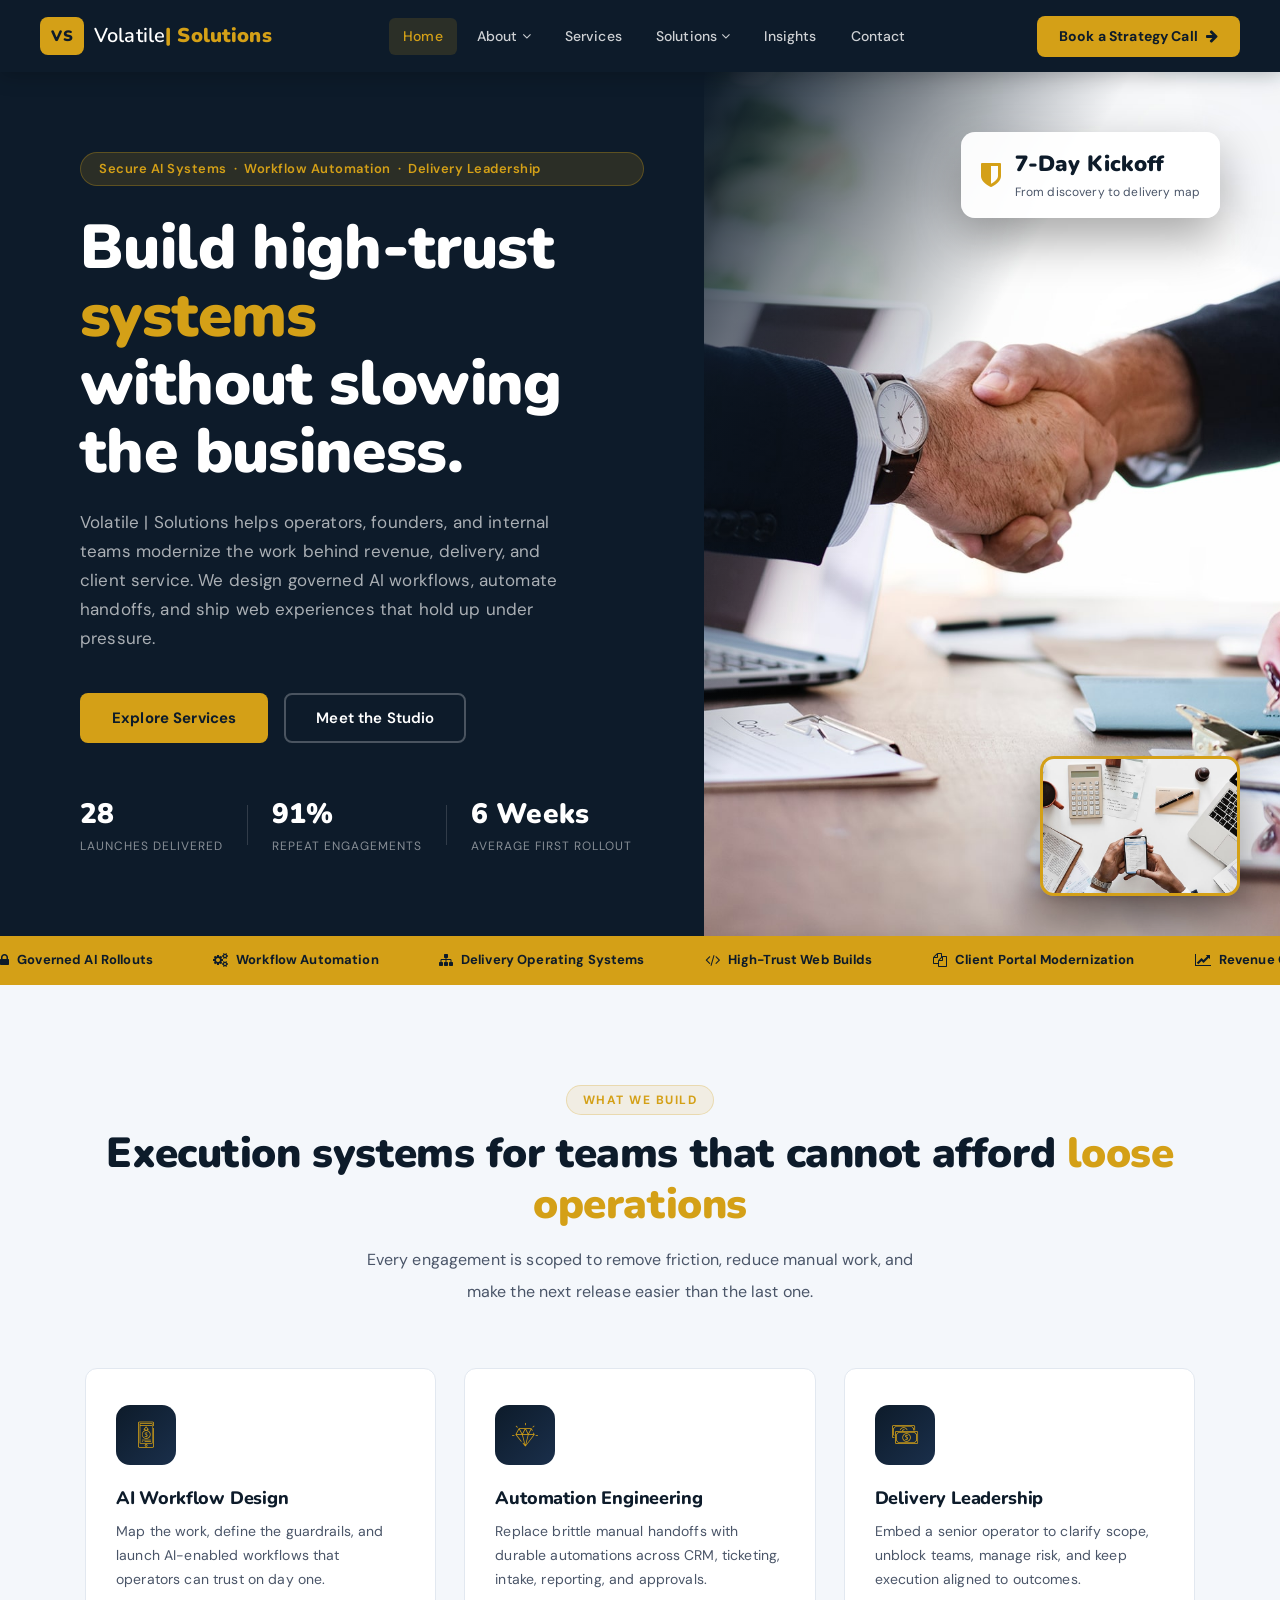
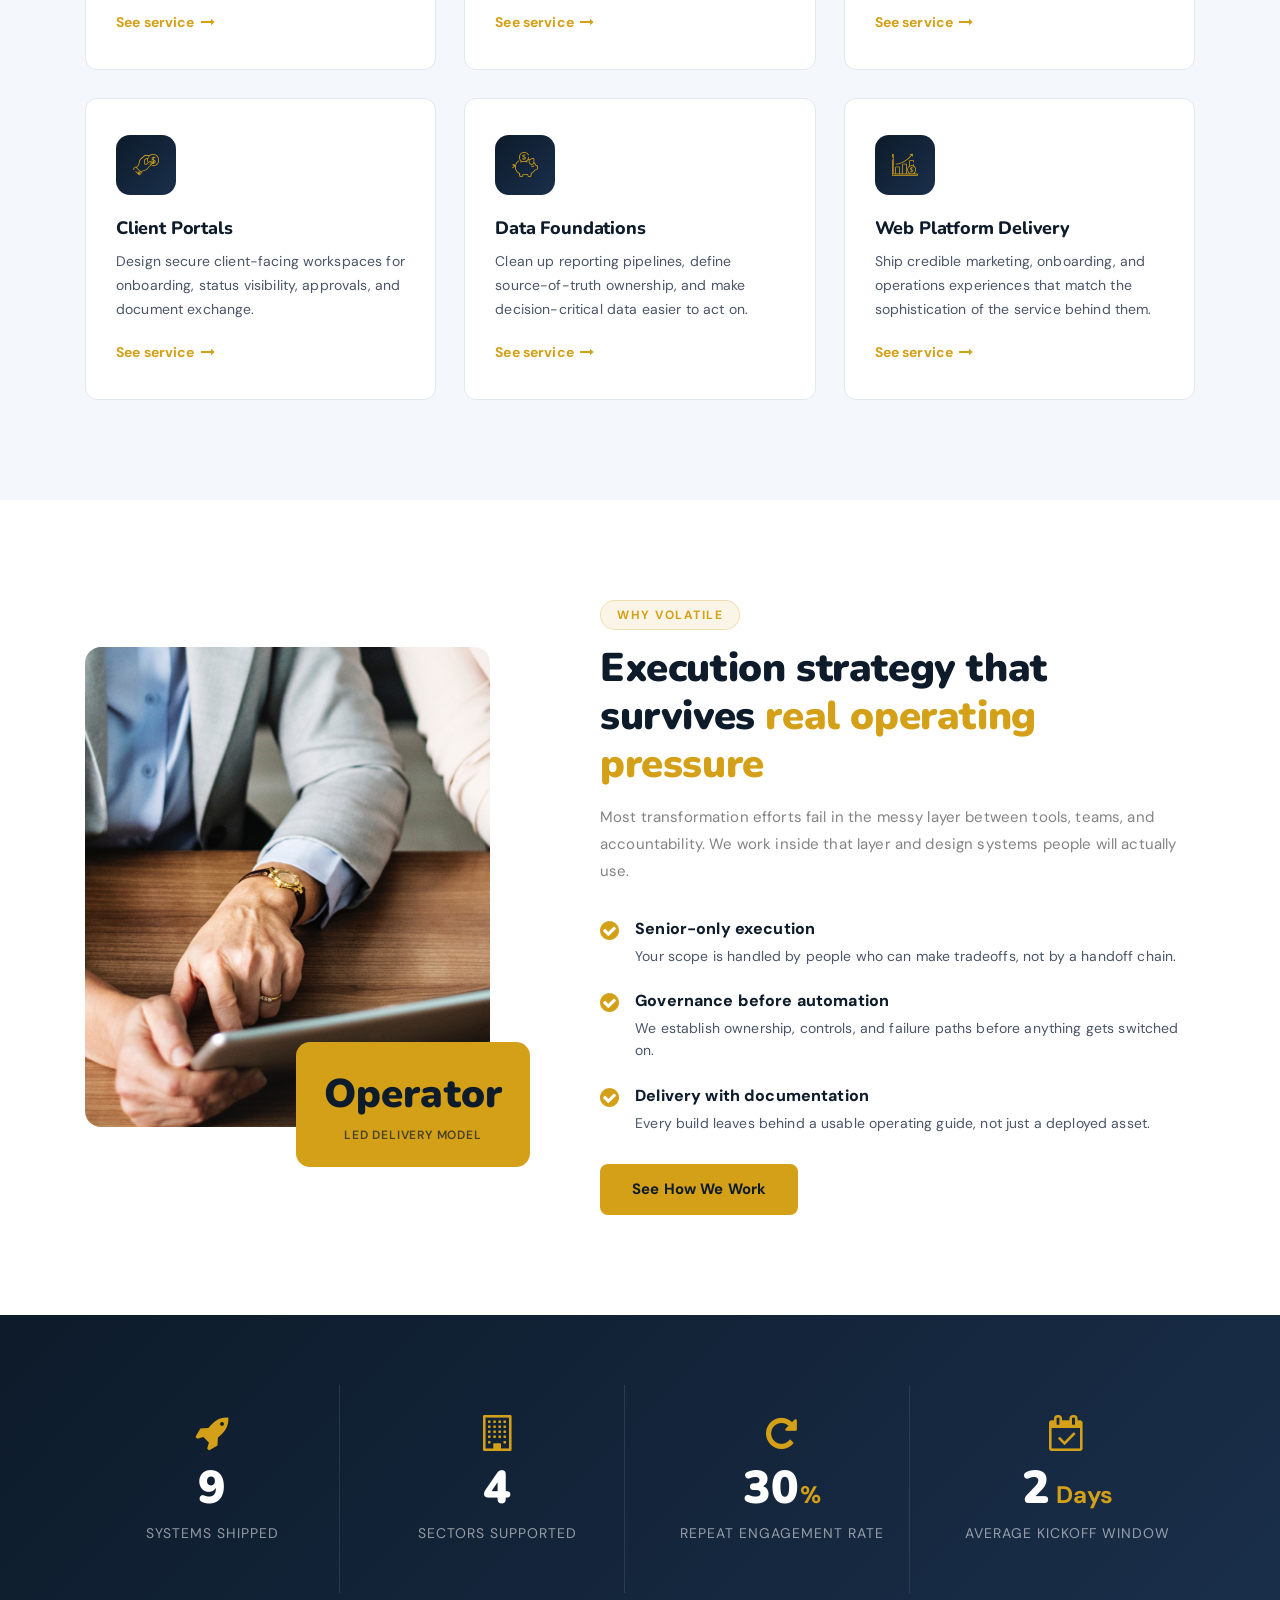
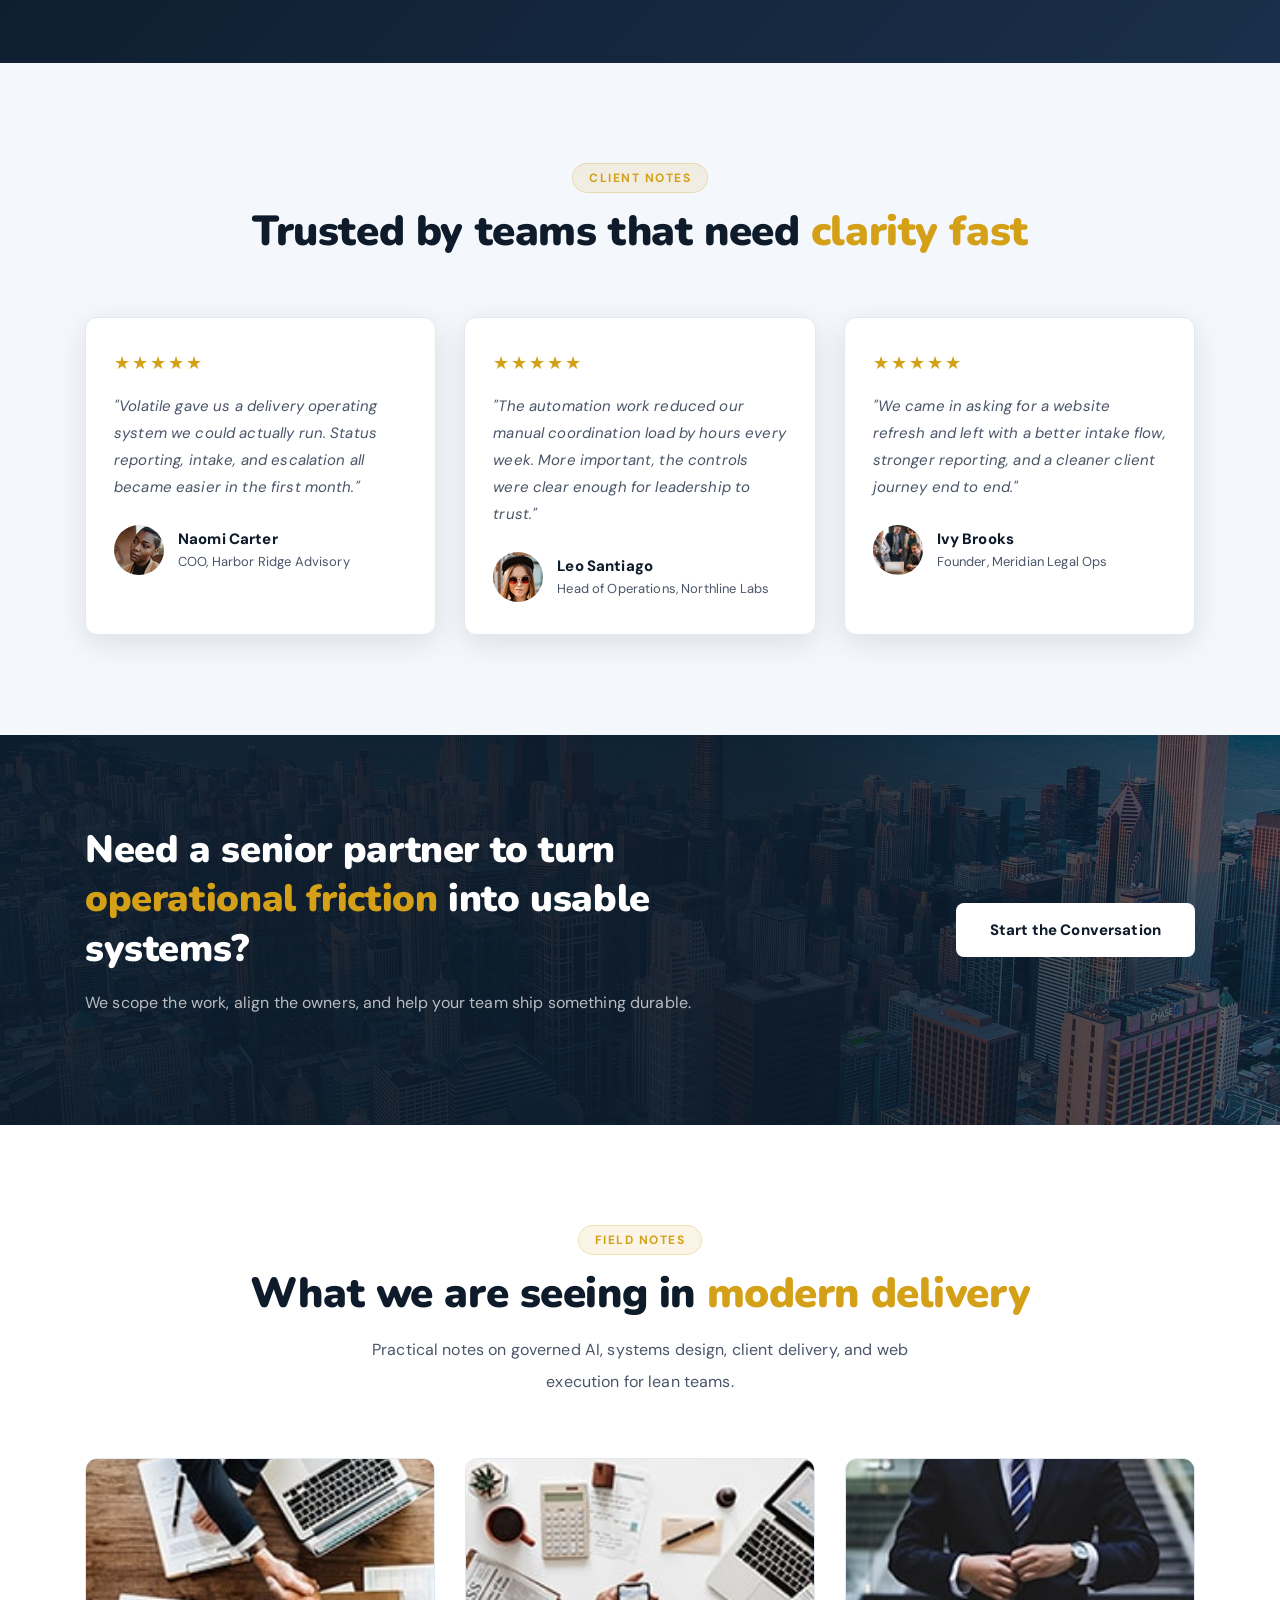
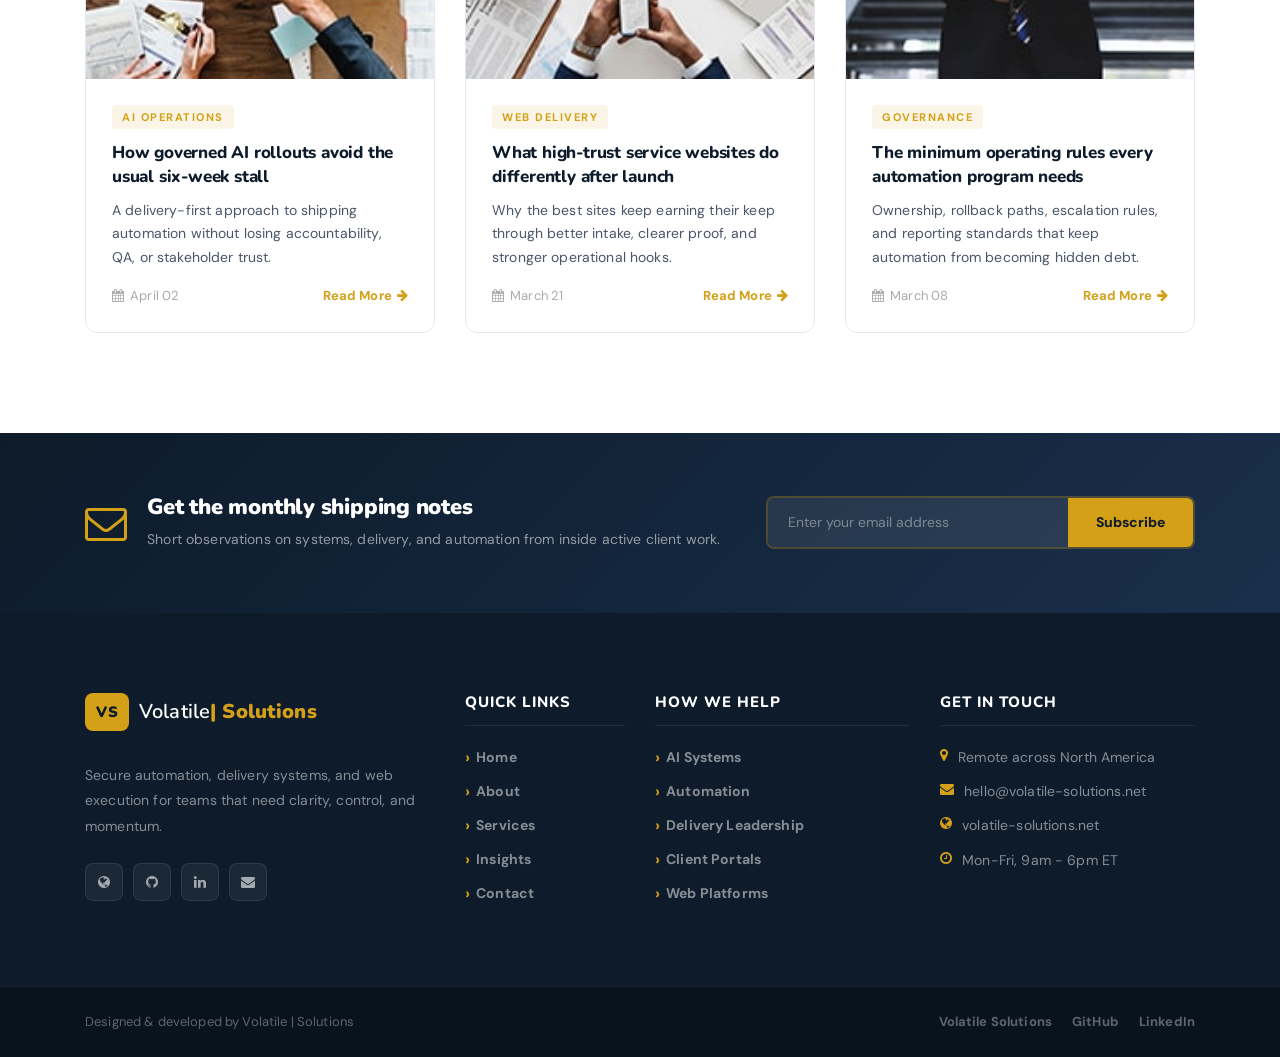
<file: index.html>
<!DOCTYPE html>
<html lang="en">

<head>
    <meta charset="UTF-8">
    <meta name="description" content="Volatile | Solutions designs secure AI systems, workflow automation, and delivery operations for high-stakes teams.">
    <meta name="author" content="Volatile | Solutions">
    <meta name="creator" content="Anthony Volatile">
    <meta http-equiv="X-UA-Compatible" content="IE=edge">
    <meta name="viewport" content="width=device-width, initial-scale=1, shrink-to-fit=no">
    <title>Volatile | Solutions</title>
    <link rel="icon" href="img/core-img/favicon.ico">
    <link rel="stylesheet" href="style.css">
    <link rel="stylesheet" href="css/custom-override.css">
</head>

<body>
    <div class="preloader d-flex align-items-center justify-content-center">
        <div class="lds-ellipsis"><div></div><div></div><div></div><div></div></div>
    </div>

    <header class="ve-header" id="ve-sticky">
        <div class="container-fluid ve-nav-wrap">
            <div class="ve-logo">
                <a href="index.html">
                    <span class="ve-logo-icon">VS</span>
                    <span class="ve-logo-text">Volatile<strong>| Solutions</strong></span>
                </a>
            </div>

            <nav class="ve-nav">
                <ul>
                    <li><a href="index.html" class="active">Home</a></li>
                    <li class="has-drop">
                        <a href="about.html">About <i class="fa fa-angle-down"></i></a>
                        <ul class="ve-dropdown">
                            <li><a href="about.html">Studio Overview</a></li>
                            <li><a href="services.html">Services</a></li>
                            <li><a href="elements.html">Operating Model</a></li>
                        </ul>
                    </li>
                    <li><a href="services.html">Services</a></li>
                    <li class="has-drop">
                        <a href="services.html">Solutions <i class="fa fa-angle-down"></i></a>
                        <ul class="ve-dropdown">
                            <li><a href="services.html#ai-systems">AI Systems</a></li>
                            <li><a href="services.html#automation">Automation</a></li>
                            <li><a href="services.html#delivery">Delivery Leadership</a></li>
                            <li><a href="services.html#web-platforms">Web Platforms</a></li>
                        </ul>
                    </li>
                    <li><a href="post.html">Insights</a></li>
                    <li><a href="contact.html">Contact</a></li>
                </ul>
            </nav>

            <div class="ve-nav-cta">
                <a href="contact.html" class="ve-cta-btn">Book a Strategy Call <i class="fa fa-arrow-right"></i></a>
            </div>

            <button class="ve-toggler" id="ve-toggle" aria-label="Open navigation">
                <span></span><span></span><span></span>
            </button>
        </div>

        <div class="ve-mobile-menu" id="ve-mobile-menu">
            <ul>
                <li><a href="index.html">Home</a></li>
                <li><a href="about.html">About</a></li>
                <li><a href="services.html">Services</a></li>
                <li><a href="elements.html">Operating Model</a></li>
                <li><a href="post.html">Insights</a></li>
                <li><a href="contact.html">Contact</a></li>
            </ul>
        </div>
    </header>

    <section class="ve-hero">
        <div class="ve-hero-left">
            <span class="ve-hero-badge">Secure AI Systems &nbsp;·&nbsp; Workflow Automation &nbsp;·&nbsp; Delivery Leadership</span>
            <h1>Build high-trust <span class="ve-highlight">systems</span><br>without slowing the business.</h1>
            <p>Volatile | Solutions helps operators, founders, and internal teams modernize the work behind revenue, delivery, and client service. We design governed AI workflows, automate handoffs, and ship web experiences that hold up under pressure.</p>
            <div class="ve-hero-btns">
                <a href="services.html" class="ve-btn-primary">Explore Services</a>
                <a href="about.html" class="ve-btn-ghost">Meet the Studio</a>
            </div>
            <div class="ve-hero-stats">
                <div class="ve-stat">
                    <strong>28</strong>
                    <span>Launches Delivered</span>
                </div>
                <div class="ve-stat-divider"></div>
                <div class="ve-stat">
                    <strong>91%</strong>
                    <span>Repeat Engagements</span>
                </div>
                <div class="ve-stat-divider"></div>
                <div class="ve-stat">
                    <strong>6 Weeks</strong>
                    <span>Average First Rollout</span>
                </div>
            </div>
        </div>

        <div class="ve-hero-right">
            <div class="ve-hero-img-main bg-img" style="background-image:url(img/bg-img/1.jpg);"></div>
            <div class="ve-hero-img-accent bg-img" style="background-image:url(img/bg-img/3.jpg);"></div>
            <div class="ve-float-card">
                <i class="fa fa-shield"></i>
                <div>
                    <strong>7-Day Kickoff</strong>
                    <span>From discovery to delivery map</span>
                </div>
            </div>
        </div>
    </section>

    <div class="ve-trust-bar">
        <div class="ve-trust-inner">
            <span><i class="fa fa-lock"></i> Governed AI Rollouts</span>
            <span><i class="fa fa-cogs"></i> Workflow Automation</span>
            <span><i class="fa fa-sitemap"></i> Delivery Operating Systems</span>
            <span><i class="fa fa-code"></i> High-Trust Web Builds</span>
            <span><i class="fa fa-files-o"></i> Client Portal Modernization</span>
            <span><i class="fa fa-line-chart"></i> Revenue Operations Support</span>
            <span><i class="fa fa-lock"></i> Governed AI Rollouts</span>
            <span><i class="fa fa-cogs"></i> Workflow Automation</span>
            <span><i class="fa fa-sitemap"></i> Delivery Operating Systems</span>
            <span><i class="fa fa-code"></i> High-Trust Web Builds</span>
        </div>
    </div>

    <section class="ve-section ve-services-section">
        <div class="container">
            <div class="ve-section-header text-center">
                <span class="ve-section-tag">What We Build</span>
                <h2>Execution systems for teams that cannot afford <span>loose operations</span></h2>
                <p>Every engagement is scoped to remove friction, reduce manual work, and make the next release easier than the last one.</p>
            </div>
            <div class="ve-services-grid">
                <div class="ve-service-card wow fadeInUp" data-wow-delay="100ms" id="ai-systems">
                    <div class="ve-service-icon"><i class="icon-smartphone-1"></i></div>
                    <h4>AI Workflow Design</h4>
                    <p>Map the work, define the guardrails, and launch AI-enabled workflows that operators can trust on day one.</p>
                    <a href="services.html#ai-systems" class="ve-card-link">See service <i class="fa fa-long-arrow-right"></i></a>
                </div>
                <div class="ve-service-card wow fadeInUp" data-wow-delay="200ms" id="automation">
                    <div class="ve-service-icon"><i class="icon-diamond"></i></div>
                    <h4>Automation Engineering</h4>
                    <p>Replace brittle manual handoffs with durable automations across CRM, ticketing, intake, reporting, and approvals.</p>
                    <a href="services.html#automation" class="ve-card-link">See service <i class="fa fa-long-arrow-right"></i></a>
                </div>
                <div class="ve-service-card wow fadeInUp" data-wow-delay="300ms">
                    <div class="ve-service-icon"><i class="icon-money-1"></i></div>
                    <h4>Delivery Leadership</h4>
                    <p>Embed a senior operator to clarify scope, unblock teams, manage risk, and keep execution aligned to outcomes.</p>
                    <a href="services.html#delivery" class="ve-card-link">See service <i class="fa fa-long-arrow-right"></i></a>
                </div>
                <div class="ve-service-card wow fadeInUp" data-wow-delay="400ms">
                    <div class="ve-service-icon"><i class="icon-coin"></i></div>
                    <h4>Client Portals</h4>
                    <p>Design secure client-facing workspaces for onboarding, status visibility, approvals, and document exchange.</p>
                    <a href="services.html#client-portals" class="ve-card-link">See service <i class="fa fa-long-arrow-right"></i></a>
                </div>
                <div class="ve-service-card wow fadeInUp" data-wow-delay="500ms">
                    <div class="ve-service-icon"><i class="icon-piggy-bank"></i></div>
                    <h4>Data Foundations</h4>
                    <p>Clean up reporting pipelines, define source-of-truth ownership, and make decision-critical data easier to act on.</p>
                    <a href="services.html#data-foundations" class="ve-card-link">See service <i class="fa fa-long-arrow-right"></i></a>
                </div>
                <div class="ve-service-card wow fadeInUp" data-wow-delay="600ms" id="web-platforms">
                    <div class="ve-service-icon"><i class="icon-profits"></i></div>
                    <h4>Web Platform Delivery</h4>
                    <p>Ship credible marketing, onboarding, and operations experiences that match the sophistication of the service behind them.</p>
                    <a href="services.html#web-platforms" class="ve-card-link">See service <i class="fa fa-long-arrow-right"></i></a>
                </div>
            </div>
        </div>
    </section>

    <section class="ve-section ve-whyus-section">
        <div class="container">
            <div class="row align-items-center">
                <div class="col-12 col-lg-5">
                    <div class="ve-whyus-img-wrap wow fadeInLeft" data-wow-delay="100ms">
                        <div class="ve-whyus-img-main bg-img" style="background-image:url(img/bg-img/5.jpg);"></div>
                        <div class="ve-whyus-badge">
                            <strong>Operator</strong>
                            <span>Led delivery model</span>
                        </div>
                    </div>
                </div>
                <div class="col-12 col-lg-7 wow fadeInRight" data-wow-delay="200ms">
                    <div class="ve-whyus-content">
                        <span class="ve-section-tag">Why Volatile</span>
                        <h2>Execution strategy that survives <span>real operating pressure</span></h2>
                        <p>Most transformation efforts fail in the messy layer between tools, teams, and accountability. We work inside that layer and design systems people will actually use.</p>
                        <div class="ve-checklist">
                            <div class="ve-check-item">
                                <i class="fa fa-check-circle"></i>
                                <div><strong>Senior-only execution</strong><p>Your scope is handled by people who can make tradeoffs, not by a handoff chain.</p></div>
                            </div>
                            <div class="ve-check-item">
                                <i class="fa fa-check-circle"></i>
                                <div><strong>Governance before automation</strong><p>We establish ownership, controls, and failure paths before anything gets switched on.</p></div>
                            </div>
                            <div class="ve-check-item">
                                <i class="fa fa-check-circle"></i>
                                <div><strong>Delivery with documentation</strong><p>Every build leaves behind a usable operating guide, not just a deployed asset.</p></div>
                            </div>
                        </div>
                        <a href="about.html" class="ve-btn-primary mt-30">See How We Work</a>
                    </div>
                </div>
            </div>
        </div>
    </section>

    <section class="ve-counter-section">
        <div class="container">
            <div class="ve-counter-grid">
                <div class="ve-counter-item wow fadeInUp" data-wow-delay="100ms">
                    <i class="fa fa-rocket"></i>
                    <strong class="counter" data-count="28">0</strong><span></span>
                    <p>Systems Shipped</p>
                </div>
                <div class="ve-counter-item wow fadeInUp" data-wow-delay="200ms">
                    <i class="fa fa-building-o"></i>
                    <strong class="counter" data-count="14">0</strong><span></span>
                    <p>Sectors Supported</p>
                </div>
                <div class="ve-counter-item wow fadeInUp" data-wow-delay="300ms">
                    <i class="fa fa-repeat"></i>
                    <strong class="counter" data-count="91">0</strong><span>%</span>
                    <p>Repeat Engagement Rate</p>
                </div>
                <div class="ve-counter-item wow fadeInUp" data-wow-delay="400ms">
                    <i class="fa fa-calendar-check-o"></i>
                    <strong class="counter" data-count="7">0</strong><span> Days</span>
                    <p>Average Kickoff Window</p>
                </div>
            </div>
        </div>
    </section>

    <section class="ve-section ve-testimonials-section">
        <div class="container">
            <div class="ve-section-header text-center">
                <span class="ve-section-tag">Client Notes</span>
                <h2>Trusted by teams that need <span>clarity fast</span></h2>
            </div>
            <div class="ve-testi-grid">
                <div class="ve-testi-card wow fadeInUp" data-wow-delay="100ms">
                    <div class="ve-testi-stars">&#9733;&#9733;&#9733;&#9733;&#9733;</div>
                    <p>"Volatile gave us a delivery operating system we could actually run. Status reporting, intake, and escalation all became easier in the first month."</p>
                    <div class="ve-testi-author">
                        <div class="ve-testi-avatar bg-img" style="background-image:url(img/bg-img/32.jpg);"></div>
                        <div><strong>Naomi Carter</strong><span>COO, Harbor Ridge Advisory</span></div>
                    </div>
                </div>
                <div class="ve-testi-card wow fadeInUp" data-wow-delay="250ms">
                    <div class="ve-testi-stars">&#9733;&#9733;&#9733;&#9733;&#9733;</div>
                    <p>"The automation work reduced our manual coordination load by hours every week. More important, the controls were clear enough for leadership to trust."</p>
                    <div class="ve-testi-author">
                        <div class="ve-testi-avatar bg-img" style="background-image:url(img/bg-img/33.jpg);"></div>
                        <div><strong>Leo Santiago</strong><span>Head of Operations, Northline Labs</span></div>
                    </div>
                </div>
                <div class="ve-testi-card wow fadeInUp" data-wow-delay="400ms">
                    <div class="ve-testi-stars">&#9733;&#9733;&#9733;&#9733;&#9733;</div>
                    <p>"We came in asking for a website refresh and left with a better intake flow, stronger reporting, and a cleaner client journey end to end."</p>
                    <div class="ve-testi-author">
                        <div class="ve-testi-avatar bg-img" style="background-image:url(img/bg-img/14.jpg);"></div>
                        <div><strong>Ivy Brooks</strong><span>Founder, Meridian Legal Ops</span></div>
                    </div>
                </div>
            </div>
        </div>
    </section>

    <section class="ve-cta-banner bg-img" style="background-image:url(img/bg-img/6.jpg);">
        <div class="ve-cta-overlay"></div>
        <div class="container ve-cta-content">
            <div class="row align-items-center">
                <div class="col-12 col-lg-8">
                    <h2>Need a senior partner to turn <span>operational friction</span> into usable systems?</h2>
                    <p>We scope the work, align the owners, and help your team ship something durable.</p>
                </div>
                <div class="col-12 col-lg-4 text-lg-right">
                    <a href="contact.html" class="ve-btn-white">Start the Conversation</a>
                </div>
            </div>
        </div>
    </section>

    <section class="ve-section ve-insights-section">
        <div class="container">
            <div class="ve-section-header text-center">
                <span class="ve-section-tag">Field Notes</span>
                <h2>What we are seeing in <span>modern delivery</span></h2>
                <p>Practical notes on governed AI, systems design, client delivery, and web execution for lean teams.</p>
            </div>
            <div class="row">
                <div class="col-12 col-md-4 wow fadeInUp" data-wow-delay="100ms">
                    <div class="ve-insight-card">
                        <div class="ve-insight-img bg-img" style="background-image:url(img/bg-img/10.jpg);"></div>
                        <div class="ve-insight-body">
                            <span class="ve-insight-cat">AI Operations</span>
                            <h5><a href="single-post.html">How governed AI rollouts avoid the usual six-week stall</a></h5>
                            <p>A delivery-first approach to shipping automation without losing accountability, QA, or stakeholder trust.</p>
                            <div class="ve-insight-meta">
                                <span><i class="fa fa-calendar"></i> April 02</span>
                                <a href="single-post.html">Read More <i class="fa fa-arrow-right"></i></a>
                            </div>
                        </div>
                    </div>
                </div>
                <div class="col-12 col-md-4 wow fadeInUp" data-wow-delay="250ms">
                    <div class="ve-insight-card">
                        <div class="ve-insight-img bg-img" style="background-image:url(img/bg-img/11.jpg);"></div>
                        <div class="ve-insight-body">
                            <span class="ve-insight-cat">Web Delivery</span>
                            <h5><a href="single-post.html">What high-trust service websites do differently after launch</a></h5>
                            <p>Why the best sites keep earning their keep through better intake, clearer proof, and stronger operational hooks.</p>
                            <div class="ve-insight-meta">
                                <span><i class="fa fa-calendar"></i> March 21</span>
                                <a href="single-post.html">Read More <i class="fa fa-arrow-right"></i></a>
                            </div>
                        </div>
                    </div>
                </div>
                <div class="col-12 col-md-4 wow fadeInUp" data-wow-delay="400ms">
                    <div class="ve-insight-card">
                        <div class="ve-insight-img bg-img" style="background-image:url(img/bg-img/12.jpg);"></div>
                        <div class="ve-insight-body">
                            <span class="ve-insight-cat">Governance</span>
                            <h5><a href="single-post.html">The minimum operating rules every automation program needs</a></h5>
                            <p>Ownership, rollback paths, escalation rules, and reporting standards that keep automation from becoming hidden debt.</p>
                            <div class="ve-insight-meta">
                                <span><i class="fa fa-calendar"></i> March 08</span>
                                <a href="single-post.html">Read More <i class="fa fa-arrow-right"></i></a>
                            </div>
                        </div>
                    </div>
                </div>
            </div>
        </div>
    </section>

    <section class="ve-newsletter-section">
        <div class="container">
            <div class="ve-newsletter-wrap">
                <div class="ve-nl-left">
                    <i class="fa fa-envelope-o"></i>
                    <div>
                        <h3>Get the monthly shipping notes</h3>
                        <p>Short observations on systems, delivery, and automation from inside active client work.</p>
                    </div>
                </div>
                <div class="ve-nl-right">
                    <form class="ve-nl-form" data-form-name="newsletter" action="contact.html" method="post">
                        <input type="email" placeholder="Enter your email address" required>
                        <button type="submit">Subscribe</button>
                    </form>
                </div>
            </div>
        </div>
    </section>

    <footer class="ve-footer">
        <div class="container">
            <div class="row">
                <div class="col-12 col-sm-6 col-lg-4 mb-50">
                    <div class="ve-footer-brand">
                        <a href="index.html" class="ve-footer-logo">
                            <span class="ve-logo-icon">VS</span>
                            <span class="ve-logo-text">Volatile<strong>| Solutions</strong></span>
                        </a>
                        <p>Secure automation, delivery systems, and web execution for teams that need clarity, control, and momentum.</p>
                        <div class="ve-social">
                            <a href="https://volatile-solutions.net" target="_blank" rel="noopener noreferrer" aria-label="Volatile Solutions website"><i class="fa fa-globe"></i></a>
                            <a href="https://github.com/AVolatile/" target="_blank" rel="noopener noreferrer" aria-label="GitHub"><i class="fa fa-github"></i></a>
                            <a href="https://www.linkedin.com/in/anthony-volatile/" target="_blank" rel="noopener noreferrer" aria-label="LinkedIn"><i class="fa fa-linkedin"></i></a>
                            <a href="contact.html" aria-label="Contact"><i class="fa fa-envelope"></i></a>
                        </div>
                    </div>
                </div>
                <div class="col-12 col-sm-6 col-lg-2 mb-50">
                    <h5 class="ve-footer-title">Quick Links</h5>
                    <ul class="ve-footer-links">
                        <li><a href="index.html">Home</a></li>
                        <li><a href="about.html">About</a></li>
                        <li><a href="services.html">Services</a></li>
                        <li><a href="post.html">Insights</a></li>
                        <li><a href="contact.html">Contact</a></li>
                    </ul>
                </div>
                <div class="col-12 col-sm-6 col-lg-3 mb-50">
                    <h5 class="ve-footer-title">How We Help</h5>
                    <ul class="ve-footer-links">
                        <li><a href="services.html#ai-systems">AI Systems</a></li>
                        <li><a href="services.html#automation">Automation</a></li>
                        <li><a href="services.html#delivery">Delivery Leadership</a></li>
                        <li><a href="services.html#client-portals">Client Portals</a></li>
                        <li><a href="services.html#web-platforms">Web Platforms</a></li>
                    </ul>
                </div>
                <div class="col-12 col-sm-6 col-lg-3 mb-50">
                    <h5 class="ve-footer-title">Get In Touch</h5>
                    <ul class="ve-footer-contact">
                        <li><i class="fa fa-map-marker"></i> Remote across North America</li>
                        <li><i class="fa fa-envelope"></i> hello@volatile-solutions.net</li>
                        <li><i class="fa fa-globe"></i> volatile-solutions.net</li>
                        <li><i class="fa fa-clock-o"></i> Mon-Fri, 9am - 6pm ET</li>
                    </ul>
                </div>
            </div>
        </div>

        <div class="ve-footer-bottom">
            <div class="container">
                <div class="ve-footer-bottom-inner">
                    <p>Designed &amp; developed by Volatile | Solutions</p>
                    <ul>
                        <li><a href="https://volatile-solutions.net" target="_blank" rel="noopener noreferrer">Volatile Solutions</a></li>
                        <li><a href="https://github.com/AVolatile/" target="_blank" rel="noopener noreferrer">GitHub</a></li>
                        <li><a href="https://www.linkedin.com/in/anthony-volatile/" target="_blank" rel="noopener noreferrer">LinkedIn</a></li>
                    </ul>
                </div>
            </div>
        </div>
    </footer>

    <script src="js/jquery/jquery-2.2.4.min.js"></script>
    <script src="js/bootstrap/popper.min.js"></script>
    <script src="js/bootstrap/bootstrap.min.js"></script>
    <script src="js/plugins/plugins.js"></script>
    <script src="js/active.js"></script>
    <script src="js/site.js"></script>
</body>

</html>
</file>
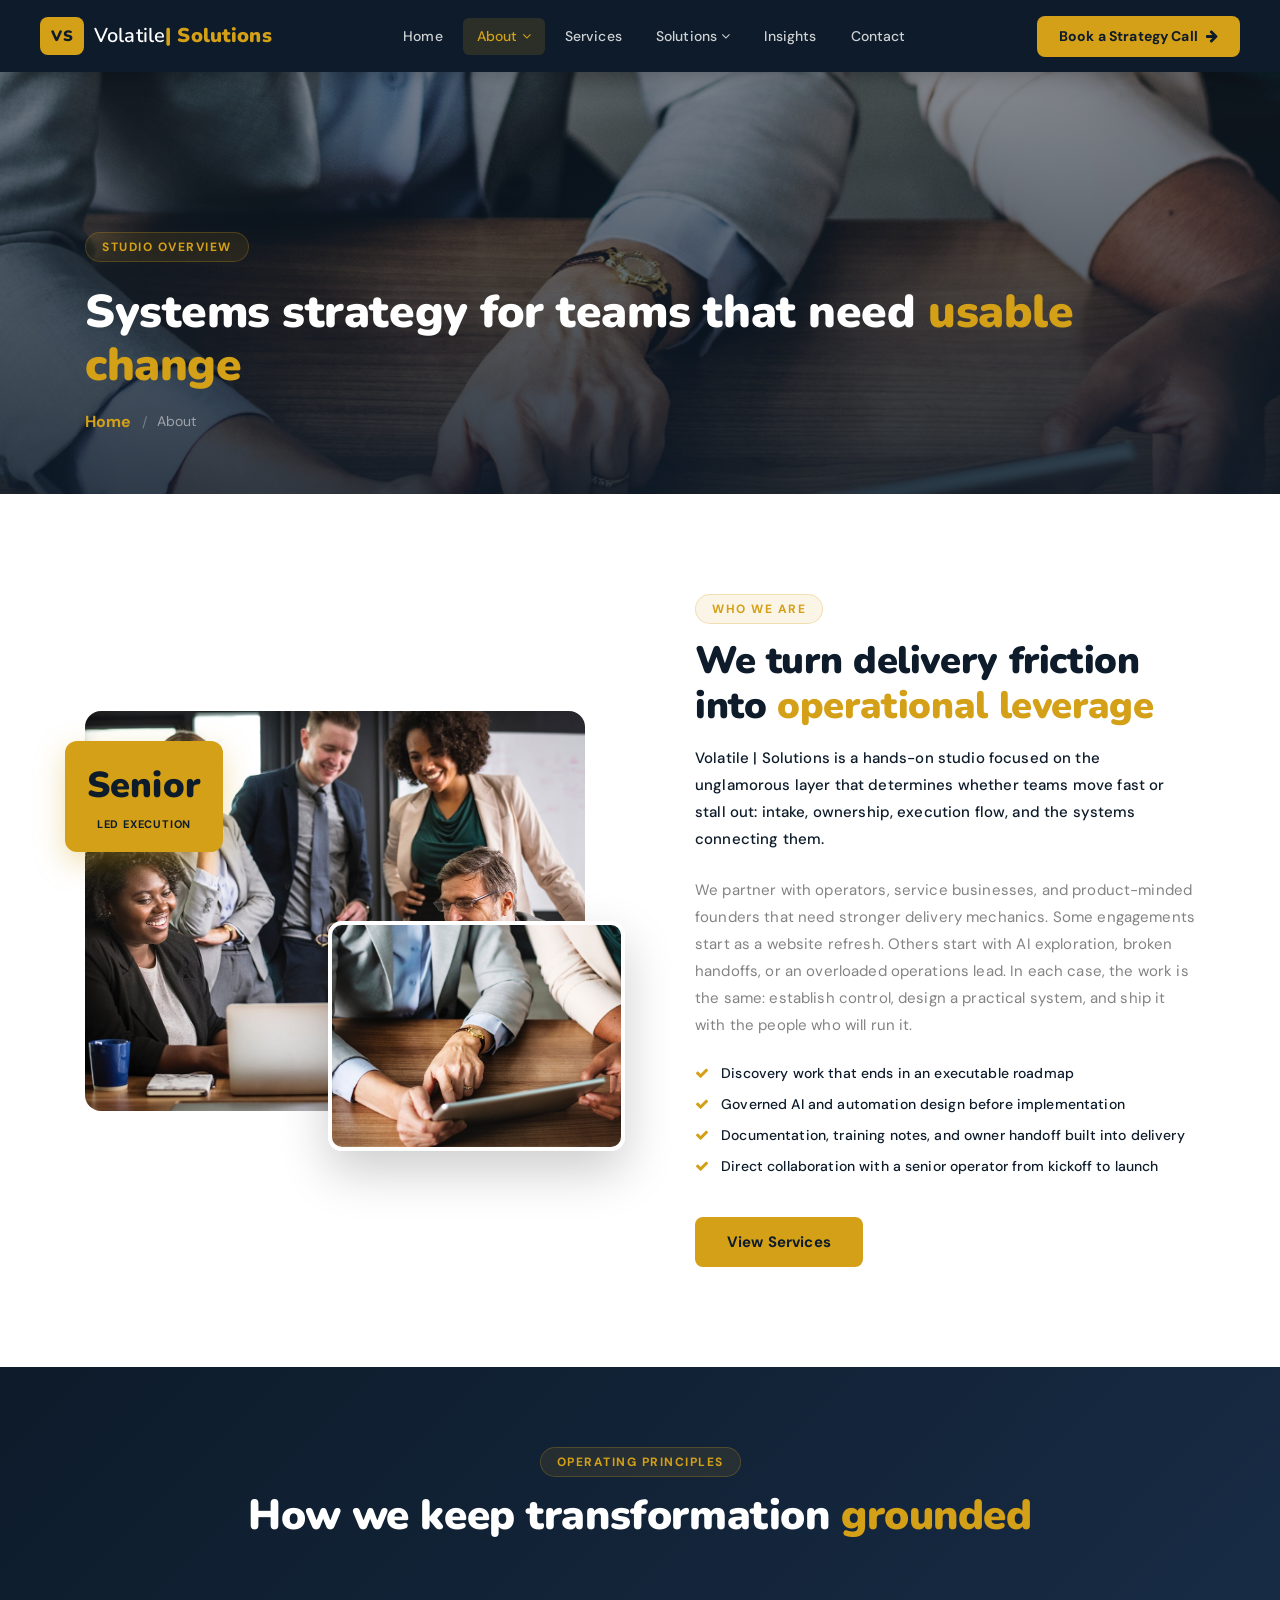
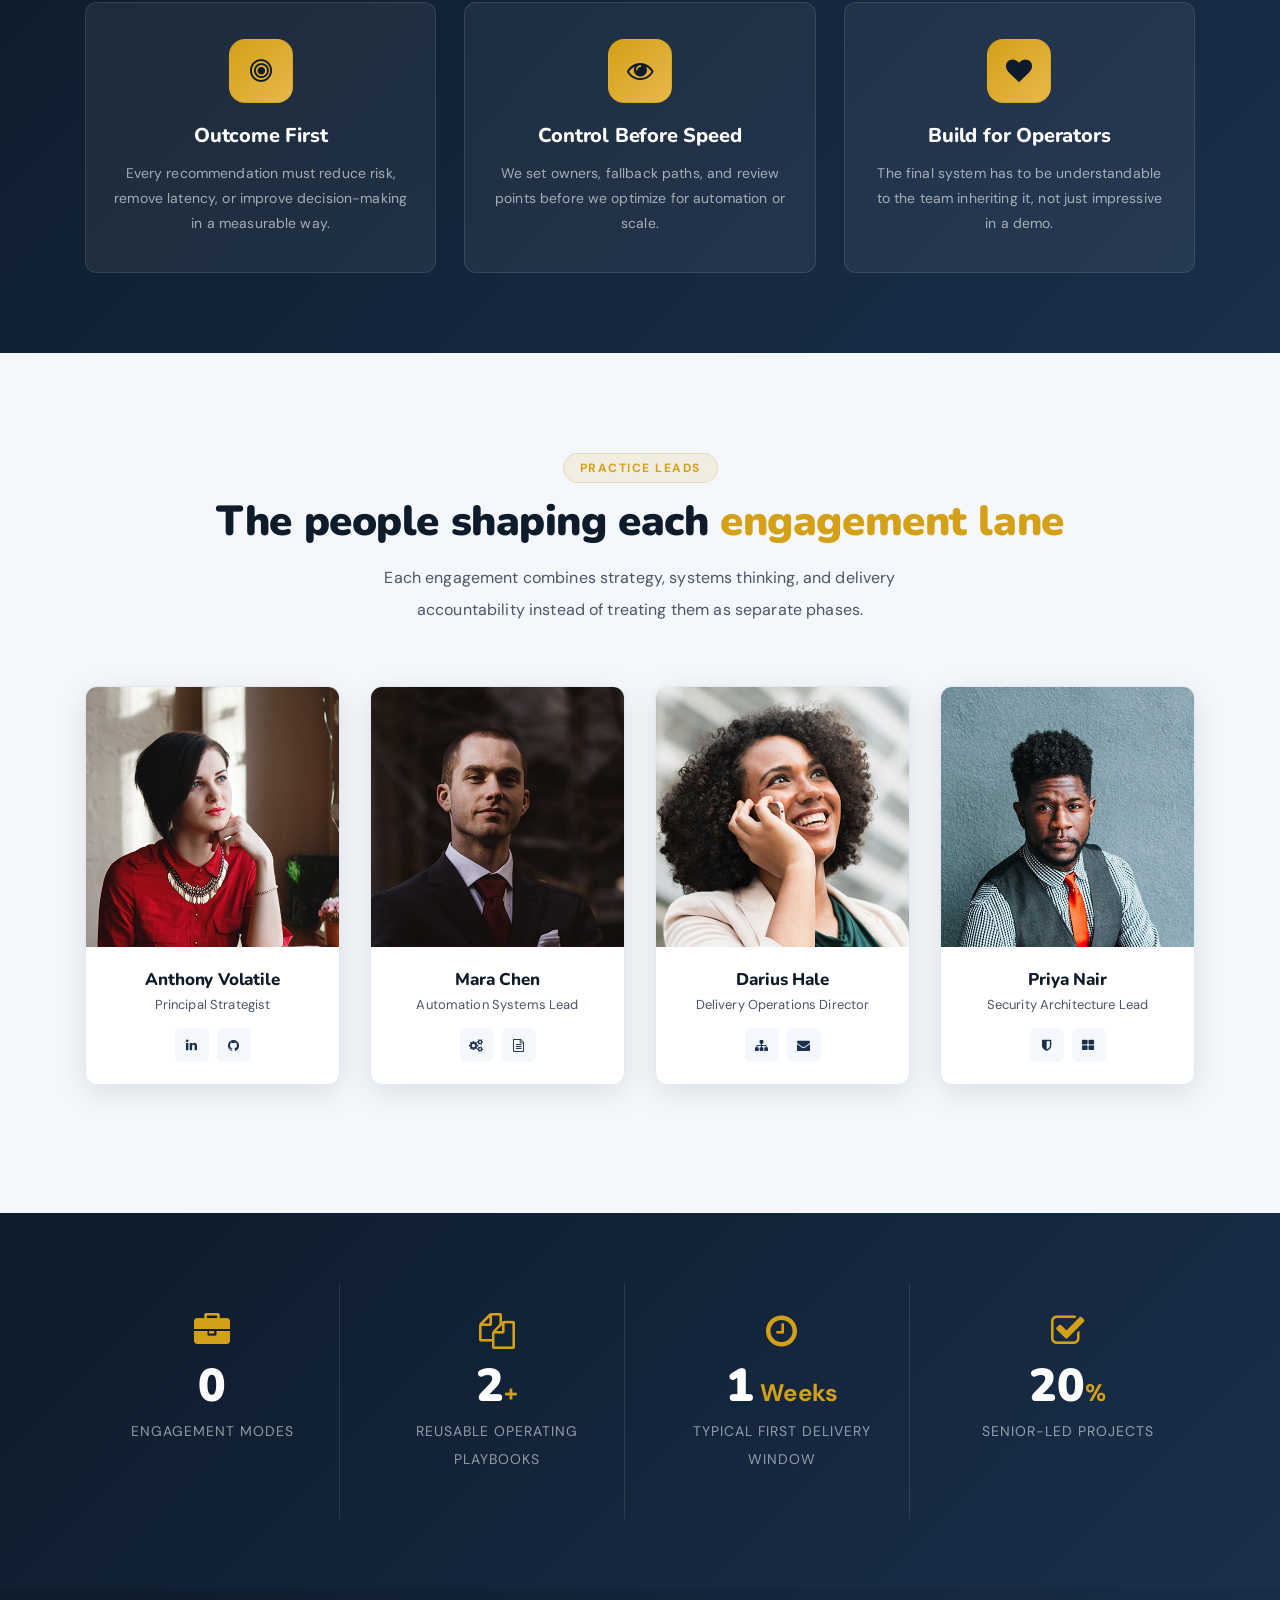
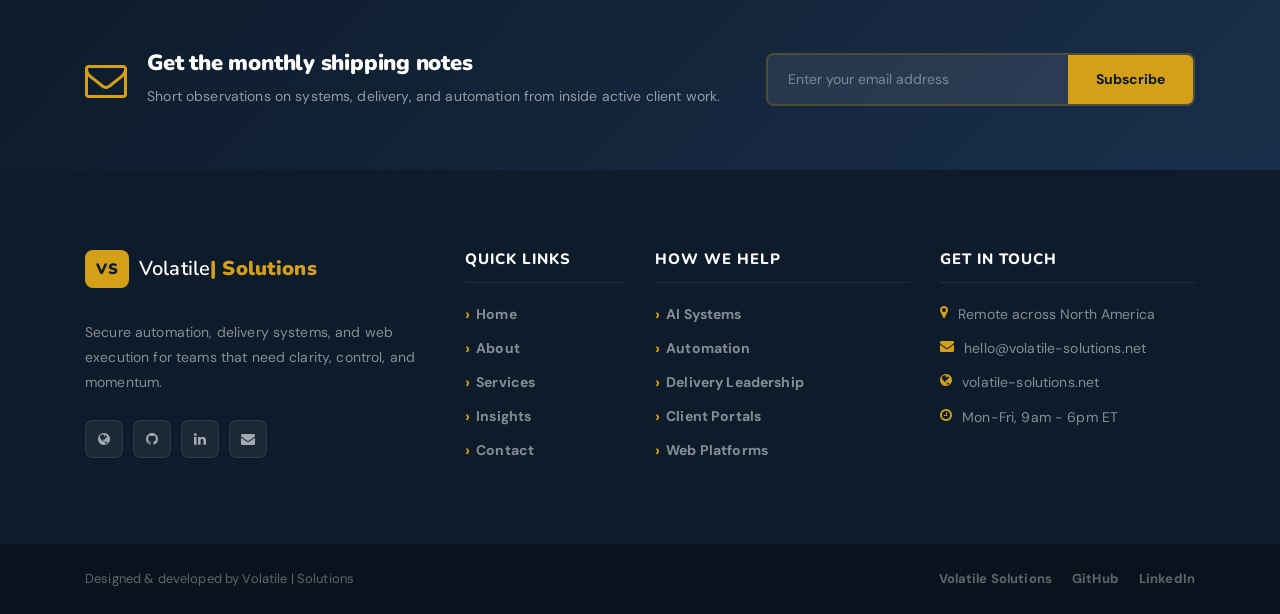
<file: about.html>
<!DOCTYPE html>
<html lang="en">

<head>
    <meta charset="UTF-8">
    <meta name="description" content="Learn how Volatile | Solutions approaches secure automation, governed AI, and delivery leadership for high-stakes teams.">
    <meta name="author" content="Volatile | Solutions">
    <meta name="creator" content="Anthony Volatile">
    <meta http-equiv="X-UA-Compatible" content="IE=edge">
    <meta name="viewport" content="width=device-width, initial-scale=1, shrink-to-fit=no">
    <title>About | Volatile | Solutions</title>
    <link rel="icon" href="img/core-img/favicon.ico">
    <link rel="stylesheet" href="style.css">
    <link rel="stylesheet" href="css/custom-override.css">
</head>

<body>
    <div class="preloader d-flex align-items-center justify-content-center">
        <div class="lds-ellipsis"><div></div><div></div><div></div><div></div></div>
    </div>

    <header class="ve-header" id="ve-sticky">
        <div class="container-fluid ve-nav-wrap">
            <div class="ve-logo">
                <a href="index.html">
                    <span class="ve-logo-icon">VS</span>
                    <span class="ve-logo-text">Volatile<strong>| Solutions</strong></span>
                </a>
            </div>
            <nav class="ve-nav">
                <ul>
                    <li><a href="index.html">Home</a></li>
                    <li class="has-drop">
                        <a href="about.html" class="active">About <i class="fa fa-angle-down"></i></a>
                        <ul class="ve-dropdown">
                            <li><a href="about.html">Studio Overview</a></li>
                            <li><a href="services.html">Services</a></li>
                            <li><a href="elements.html">Operating Model</a></li>
                        </ul>
                    </li>
                    <li><a href="services.html">Services</a></li>
                    <li class="has-drop">
                        <a href="services.html">Solutions <i class="fa fa-angle-down"></i></a>
                        <ul class="ve-dropdown">
                            <li><a href="services.html#ai-systems">AI Systems</a></li>
                            <li><a href="services.html#automation">Automation</a></li>
                            <li><a href="services.html#delivery">Delivery Leadership</a></li>
                            <li><a href="services.html#web-platforms">Web Platforms</a></li>
                        </ul>
                    </li>
                    <li><a href="post.html">Insights</a></li>
                    <li><a href="contact.html">Contact</a></li>
                </ul>
            </nav>
            <div class="ve-nav-cta"><a href="contact.html" class="ve-cta-btn">Book a Strategy Call <i class="fa fa-arrow-right"></i></a></div>
            <button class="ve-toggler" id="ve-toggle" aria-label="Open navigation"><span></span><span></span><span></span></button>
        </div>
        <div class="ve-mobile-menu" id="ve-mobile-menu">
            <ul>
                <li><a href="index.html">Home</a></li>
                <li><a href="about.html">About</a></li>
                <li><a href="services.html">Services</a></li>
                <li><a href="elements.html">Operating Model</a></li>
                <li><a href="post.html">Insights</a></li>
                <li><a href="contact.html">Contact</a></li>
            </ul>
        </div>
    </header>

    <section class="ve-page-hero" style="background-image:url(img/bg-img/13.jpg);">
        <div class="ve-page-hero-overlay"></div>
        <div class="container ve-page-hero-content">
            <span class="ve-section-tag">Studio Overview</span>
            <h1>Systems strategy for teams that need <span>usable change</span></h1>
            <nav aria-label="breadcrumb">
                <ol class="ve-breadcrumb">
                    <li><a href="index.html">Home</a></li>
                    <li class="active">About</li>
                </ol>
            </nav>
        </div>
    </section>

    <section class="ve-section">
        <div class="container">
            <div class="row align-items-center">
                <div class="col-12 col-lg-6 wow fadeInLeft" data-wow-delay="100ms">
                    <div class="ve-about-img-stack">
                        <div class="ve-about-img-1 bg-img" style="background-image:url(img/bg-img/14.jpg);"></div>
                        <div class="ve-about-img-2 bg-img" style="background-image:url(img/bg-img/5.jpg);"></div>
                        <div class="ve-about-ribbon"><strong>Senior</strong><span>Led execution</span></div>
                    </div>
                </div>
                <div class="col-12 col-lg-6 wow fadeInRight" data-wow-delay="200ms">
                    <div class="ve-about-text">
                        <span class="ve-section-tag">Who We Are</span>
                        <h2>We turn delivery friction into <span>operational leverage</span></h2>
                        <p class="ve-lead">Volatile | Solutions is a hands-on studio focused on the unglamorous layer that determines whether teams move fast or stall out: intake, ownership, execution flow, and the systems connecting them.</p>
                        <p>We partner with operators, service businesses, and product-minded founders that need stronger delivery mechanics. Some engagements start as a website refresh. Others start with AI exploration, broken handoffs, or an overloaded operations lead. In each case, the work is the same: establish control, design a practical system, and ship it with the people who will run it.</p>
                        <div class="ve-about-features">
                            <div class="ve-af-item"><i class="fa fa-check"></i><span>Discovery work that ends in an executable roadmap</span></div>
                            <div class="ve-af-item"><i class="fa fa-check"></i><span>Governed AI and automation design before implementation</span></div>
                            <div class="ve-af-item"><i class="fa fa-check"></i><span>Documentation, training notes, and owner handoff built into delivery</span></div>
                            <div class="ve-af-item"><i class="fa fa-check"></i><span>Direct collaboration with a senior operator from kickoff to launch</span></div>
                        </div>
                        <a href="services.html" class="ve-btn-primary mt-30">View Services</a>
                    </div>
                </div>
            </div>
        </div>
    </section>

    <section class="ve-mvv-section">
        <div class="container">
            <div class="ve-section-header text-center">
                <span class="ve-section-tag">Operating Principles</span>
                <h2>How we keep transformation <span>grounded</span></h2>
            </div>
            <div class="ve-mvv-grid">
                <div class="ve-mvv-card wow fadeInUp" data-wow-delay="100ms">
                    <div class="ve-mvv-icon"><i class="fa fa-bullseye"></i></div>
                    <h4>Outcome First</h4>
                    <p>Every recommendation must reduce risk, remove latency, or improve decision-making in a measurable way.</p>
                </div>
                <div class="ve-mvv-card wow fadeInUp" data-wow-delay="250ms">
                    <div class="ve-mvv-icon"><i class="fa fa-eye"></i></div>
                    <h4>Control Before Speed</h4>
                    <p>We set owners, fallback paths, and review points before we optimize for automation or scale.</p>
                </div>
                <div class="ve-mvv-card wow fadeInUp" data-wow-delay="400ms">
                    <div class="ve-mvv-icon"><i class="fa fa-heart"></i></div>
                    <h4>Build for Operators</h4>
                    <p>The final system has to be understandable to the team inheriting it, not just impressive in a demo.</p>
                </div>
            </div>
        </div>
    </section>

    <section class="ve-section ve-team-section">
        <div class="container">
            <div class="ve-section-header text-center">
                <span class="ve-section-tag">Practice Leads</span>
                <h2>The people shaping each <span>engagement lane</span></h2>
                <p>Each engagement combines strategy, systems thinking, and delivery accountability instead of treating them as separate phases.</p>
            </div>
            <div class="row">
                <div class="col-12 col-sm-6 col-lg-3 wow fadeInUp" data-wow-delay="100ms">
                    <div class="ve-team-card">
                        <div class="ve-team-img bg-img" style="background-image:url(img/bg-img/15.jpg);"></div>
                        <div class="ve-team-info">
                            <h5>Anthony Volatile</h5>
                            <span>Principal Strategist</span>
                            <div class="ve-team-social">
                                <a href="https://www.linkedin.com/in/anthony-volatile/" target="_blank" rel="noopener noreferrer"><i class="fa fa-linkedin"></i></a>
                                <a href="https://github.com/AVolatile/" target="_blank" rel="noopener noreferrer"><i class="fa fa-github"></i></a>
                            </div>
                        </div>
                    </div>
                </div>
                <div class="col-12 col-sm-6 col-lg-3 wow fadeInUp" data-wow-delay="200ms">
                    <div class="ve-team-card">
                        <div class="ve-team-img bg-img" style="background-image:url(img/bg-img/16.jpg);"></div>
                        <div class="ve-team-info">
                            <h5>Mara Chen</h5>
                            <span>Automation Systems Lead</span>
                            <div class="ve-team-social">
                                <a href="services.html#automation"><i class="fa fa-cogs"></i></a>
                                <a href="post.html"><i class="fa fa-file-text-o"></i></a>
                            </div>
                        </div>
                    </div>
                </div>
                <div class="col-12 col-sm-6 col-lg-3 wow fadeInUp" data-wow-delay="300ms">
                    <div class="ve-team-card">
                        <div class="ve-team-img bg-img" style="background-image:url(img/bg-img/17.jpg);"></div>
                        <div class="ve-team-info">
                            <h5>Darius Hale</h5>
                            <span>Delivery Operations Director</span>
                            <div class="ve-team-social">
                                <a href="services.html#delivery"><i class="fa fa-sitemap"></i></a>
                                <a href="contact.html"><i class="fa fa-envelope"></i></a>
                            </div>
                        </div>
                    </div>
                </div>
                <div class="col-12 col-sm-6 col-lg-3 wow fadeInUp" data-wow-delay="400ms">
                    <div class="ve-team-card">
                        <div class="ve-team-img bg-img" style="background-image:url(img/bg-img/18.jpg);"></div>
                        <div class="ve-team-info">
                            <h5>Priya Nair</h5>
                            <span>Security Architecture Lead</span>
                            <div class="ve-team-social">
                                <a href="services.html#ai-systems"><i class="fa fa-shield"></i></a>
                                <a href="elements.html"><i class="fa fa-th-large"></i></a>
                            </div>
                        </div>
                    </div>
                </div>
            </div>
        </div>
    </section>

    <section class="ve-counter-section">
        <div class="container">
            <div class="ve-counter-grid">
                <div class="ve-counter-item wow fadeInUp" data-wow-delay="100ms">
                    <i class="fa fa-briefcase"></i>
                    <strong class="counter" data-count="3">0</strong><span></span>
                    <p>Engagement Modes</p>
                </div>
                <div class="ve-counter-item wow fadeInUp" data-wow-delay="200ms">
                    <i class="fa fa-files-o"></i>
                    <strong class="counter" data-count="12">0</strong><span>+</span>
                    <p>Reusable Operating Playbooks</p>
                </div>
                <div class="ve-counter-item wow fadeInUp" data-wow-delay="300ms">
                    <i class="fa fa-clock-o"></i>
                    <strong class="counter" data-count="6">0</strong><span> Weeks</span>
                    <p>Typical First Delivery Window</p>
                </div>
                <div class="ve-counter-item wow fadeInUp" data-wow-delay="400ms">
                    <i class="fa fa-check-square-o"></i>
                    <strong class="counter" data-count="100">0</strong><span>%</span>
                    <p>Senior-Led Projects</p>
                </div>
            </div>
        </div>
    </section>

    <section class="ve-newsletter-section">
        <div class="container">
            <div class="ve-newsletter-wrap">
                <div class="ve-nl-left">
                    <i class="fa fa-envelope-o"></i>
                    <div>
                        <h3>Get the monthly shipping notes</h3>
                        <p>Short observations on systems, delivery, and automation from inside active client work.</p>
                    </div>
                </div>
                <div class="ve-nl-right">
                    <form class="ve-nl-form" data-form-name="newsletter" action="contact.html" method="post">
                        <input type="email" placeholder="Enter your email address" required>
                        <button type="submit">Subscribe</button>
                    </form>
                </div>
            </div>
        </div>
    </section>

    <footer class="ve-footer">
        <div class="container">
            <div class="row">
                <div class="col-12 col-sm-6 col-lg-4 mb-50">
                    <div class="ve-footer-brand">
                        <a href="index.html" class="ve-footer-logo"><span class="ve-logo-icon">VS</span><span class="ve-logo-text">Volatile<strong>| Solutions</strong></span></a>
                        <p>Secure automation, delivery systems, and web execution for teams that need clarity, control, and momentum.</p>
                        <div class="ve-social">
                            <a href="https://volatile-solutions.net" target="_blank" rel="noopener noreferrer"><i class="fa fa-globe"></i></a>
                            <a href="https://github.com/AVolatile/" target="_blank" rel="noopener noreferrer"><i class="fa fa-github"></i></a>
                            <a href="https://www.linkedin.com/in/anthony-volatile/" target="_blank" rel="noopener noreferrer"><i class="fa fa-linkedin"></i></a>
                            <a href="contact.html"><i class="fa fa-envelope"></i></a>
                        </div>
                    </div>
                </div>
                <div class="col-12 col-sm-6 col-lg-2 mb-50">
                    <h5 class="ve-footer-title">Quick Links</h5>
                    <ul class="ve-footer-links">
                        <li><a href="index.html">Home</a></li>
                        <li><a href="about.html">About</a></li>
                        <li><a href="services.html">Services</a></li>
                        <li><a href="post.html">Insights</a></li>
                        <li><a href="contact.html">Contact</a></li>
                    </ul>
                </div>
                <div class="col-12 col-sm-6 col-lg-3 mb-50">
                    <h5 class="ve-footer-title">How We Help</h5>
                    <ul class="ve-footer-links">
                        <li><a href="services.html#ai-systems">AI Systems</a></li>
                        <li><a href="services.html#automation">Automation</a></li>
                        <li><a href="services.html#delivery">Delivery Leadership</a></li>
                        <li><a href="services.html#client-portals">Client Portals</a></li>
                        <li><a href="services.html#web-platforms">Web Platforms</a></li>
                    </ul>
                </div>
                <div class="col-12 col-sm-6 col-lg-3 mb-50">
                    <h5 class="ve-footer-title">Get In Touch</h5>
                    <ul class="ve-footer-contact">
                        <li><i class="fa fa-map-marker"></i> Remote across North America</li>
                        <li><i class="fa fa-envelope"></i> hello@volatile-solutions.net</li>
                        <li><i class="fa fa-globe"></i> volatile-solutions.net</li>
                        <li><i class="fa fa-clock-o"></i> Mon-Fri, 9am - 6pm ET</li>
                    </ul>
                </div>
            </div>
        </div>
        <div class="ve-footer-bottom">
            <div class="container">
                <div class="ve-footer-bottom-inner">
                    <p>Designed &amp; developed by Volatile | Solutions</p>
                    <ul>
                        <li><a href="https://volatile-solutions.net" target="_blank" rel="noopener noreferrer">Volatile Solutions</a></li>
                        <li><a href="https://github.com/AVolatile/" target="_blank" rel="noopener noreferrer">GitHub</a></li>
                        <li><a href="https://www.linkedin.com/in/anthony-volatile/" target="_blank" rel="noopener noreferrer">LinkedIn</a></li>
                    </ul>
                </div>
            </div>
        </div>
    </footer>

    <script src="js/jquery/jquery-2.2.4.min.js"></script>
    <script src="js/bootstrap/popper.min.js"></script>
    <script src="js/bootstrap/bootstrap.min.js"></script>
    <script src="js/plugins/plugins.js"></script>
    <script src="js/active.js"></script>
    <script src="js/site.js"></script>
</body>

</html>
</file>
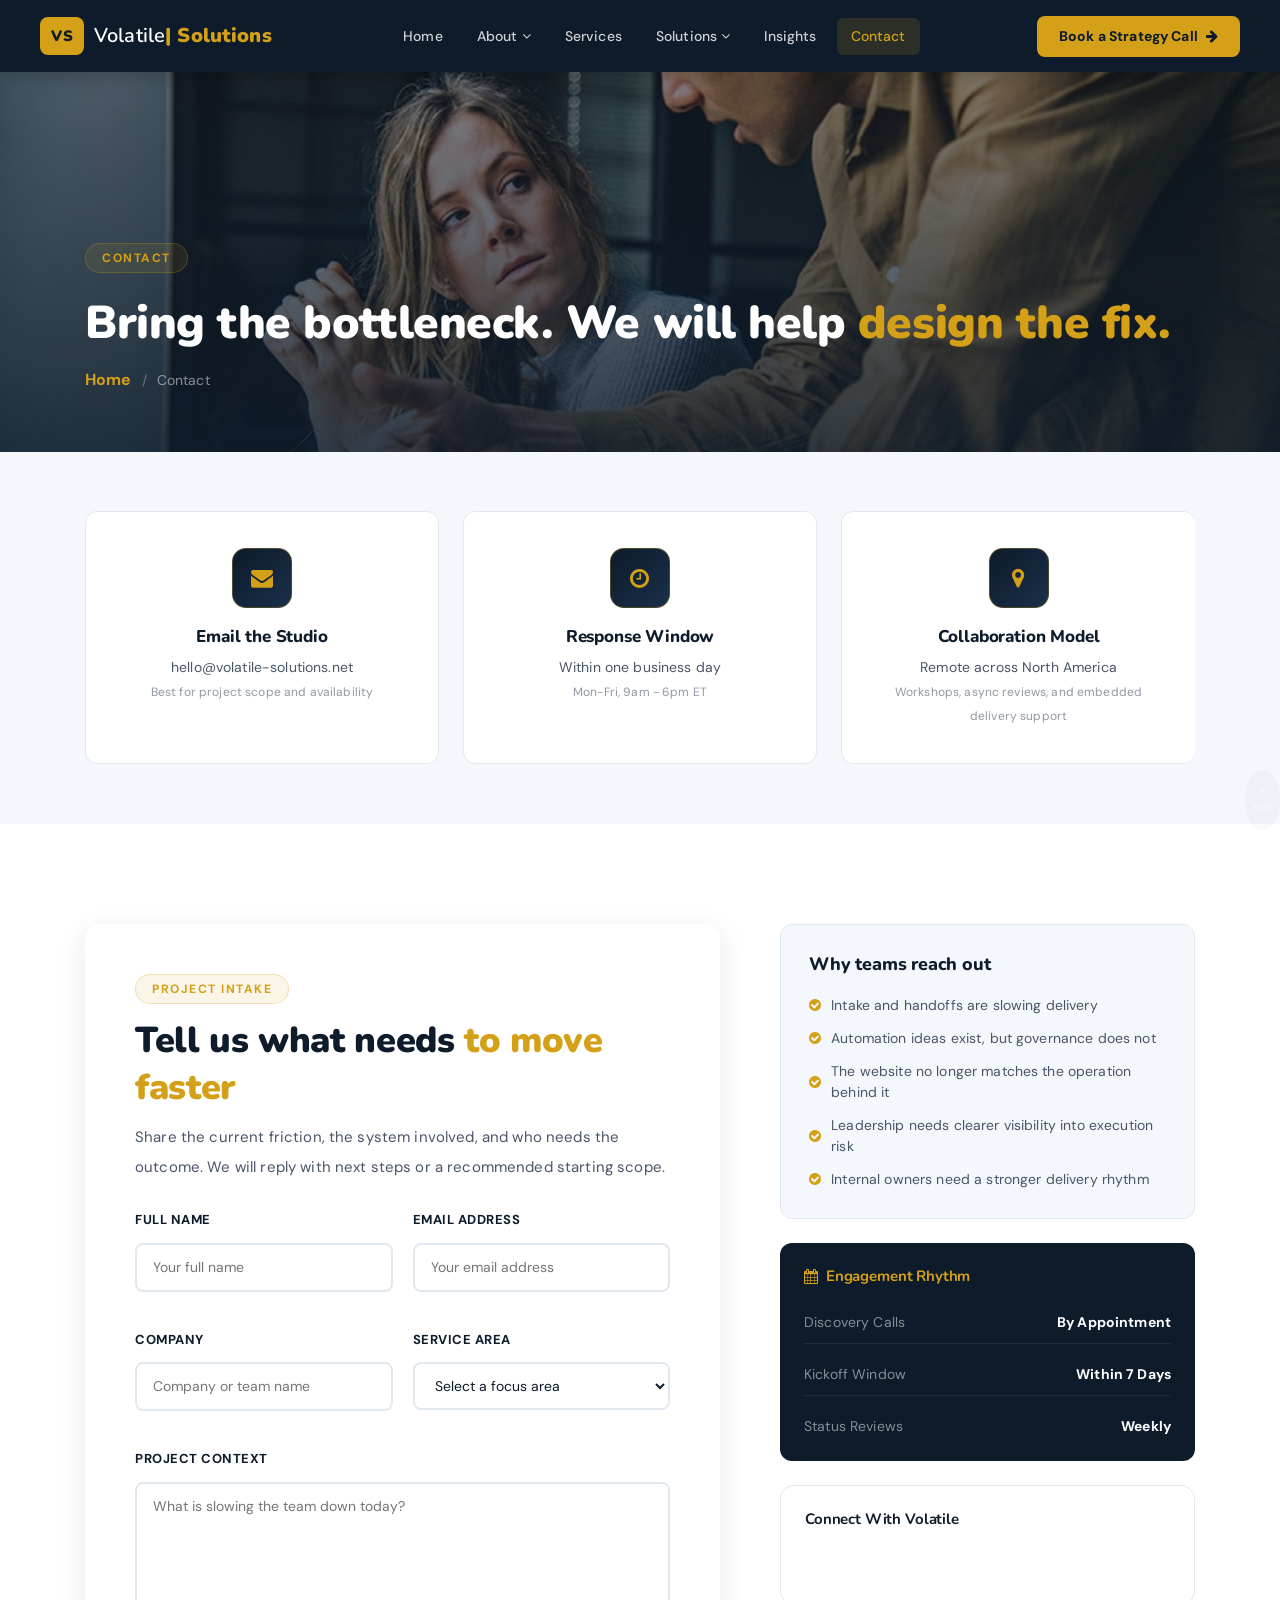
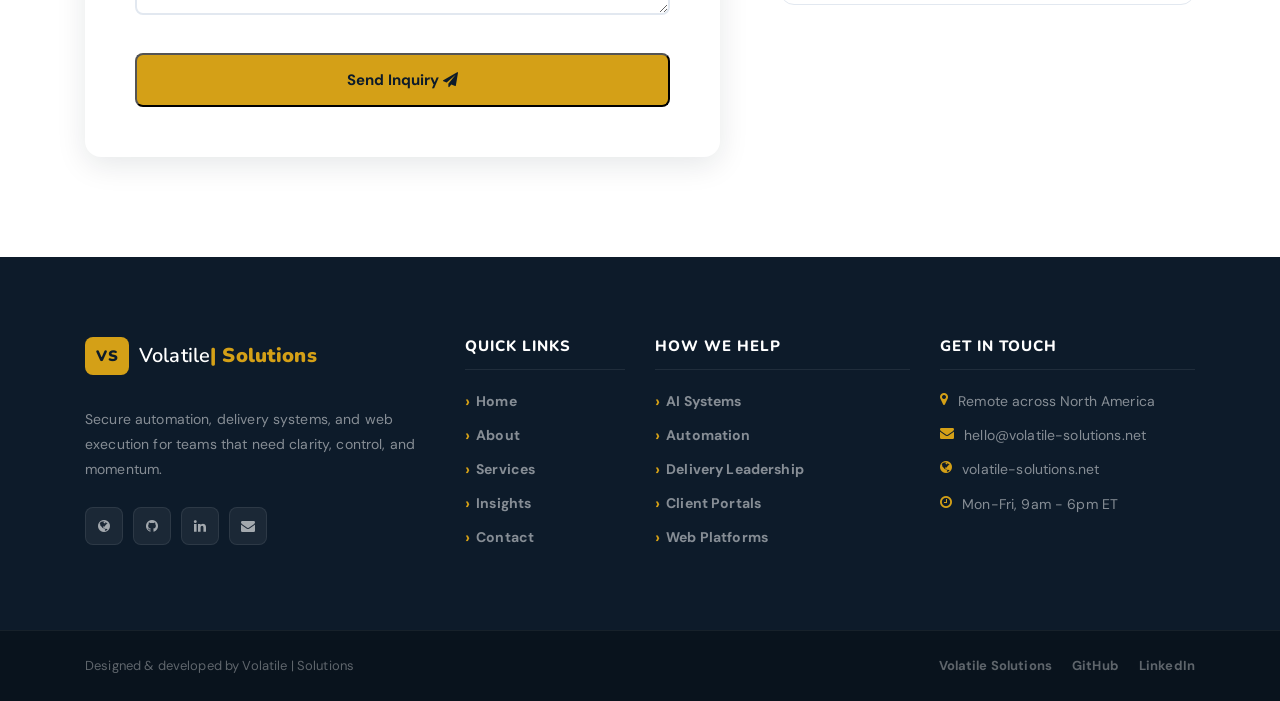
<file: contact.html>
<!DOCTYPE html>
<html lang="en">

<head>
    <meta charset="UTF-8">
    <meta name="description" content="Contact Volatile | Solutions to discuss secure AI systems, workflow automation, delivery operations, and modern web platforms.">
    <meta name="author" content="Volatile | Solutions">
    <meta name="creator" content="Anthony Volatile">
    <meta http-equiv="X-UA-Compatible" content="IE=edge">
    <meta name="viewport" content="width=device-width, initial-scale=1, shrink-to-fit=no">
    <title>Contact | Volatile | Solutions</title>
    <link rel="icon" href="img/core-img/favicon.ico">
    <link rel="stylesheet" href="style.css">
    <link rel="stylesheet" href="css/custom-override.css">
</head>

<body>
    <div class="preloader d-flex align-items-center justify-content-center">
        <div class="lds-ellipsis"><div></div><div></div><div></div><div></div></div>
    </div>

    <header class="ve-header" id="ve-sticky">
        <div class="container-fluid ve-nav-wrap">
            <div class="ve-logo">
                <a href="index.html">
                    <span class="ve-logo-icon">VS</span>
                    <span class="ve-logo-text">Volatile<strong>| Solutions</strong></span>
                </a>
            </div>
            <nav class="ve-nav">
                <ul>
                    <li><a href="index.html">Home</a></li>
                    <li class="has-drop">
                        <a href="about.html">About <i class="fa fa-angle-down"></i></a>
                        <ul class="ve-dropdown">
                            <li><a href="about.html">Studio Overview</a></li>
                            <li><a href="services.html">Services</a></li>
                            <li><a href="elements.html">Operating Model</a></li>
                        </ul>
                    </li>
                    <li><a href="services.html">Services</a></li>
                    <li class="has-drop">
                        <a href="services.html">Solutions <i class="fa fa-angle-down"></i></a>
                        <ul class="ve-dropdown">
                            <li><a href="services.html#ai-systems">AI Systems</a></li>
                            <li><a href="services.html#automation">Automation</a></li>
                            <li><a href="services.html#delivery">Delivery Leadership</a></li>
                            <li><a href="services.html#web-platforms">Web Platforms</a></li>
                        </ul>
                    </li>
                    <li><a href="post.html">Insights</a></li>
                    <li><a href="contact.html" class="active">Contact</a></li>
                </ul>
            </nav>
            <div class="ve-nav-cta"><a href="contact.html" class="ve-cta-btn">Book a Strategy Call <i class="fa fa-arrow-right"></i></a></div>
            <button class="ve-toggler" id="ve-toggle" aria-label="Open navigation"><span></span><span></span><span></span></button>
        </div>
        <div class="ve-mobile-menu" id="ve-mobile-menu">
            <ul>
                <li><a href="index.html">Home</a></li>
                <li><a href="about.html">About</a></li>
                <li><a href="services.html">Services</a></li>
                <li><a href="elements.html">Operating Model</a></li>
                <li><a href="post.html">Insights</a></li>
                <li><a href="contact.html">Contact</a></li>
            </ul>
        </div>
    </header>

    <section class="ve-page-hero" style="background-image:url(img/bg-img/22.jpg);">
        <div class="ve-page-hero-overlay"></div>
        <div class="container ve-page-hero-content">
            <span class="ve-section-tag">Contact</span>
            <h1>Bring the bottleneck. We will help <span>design the fix.</span></h1>
            <nav aria-label="breadcrumb">
                <ol class="ve-breadcrumb">
                    <li><a href="index.html">Home</a></li>
                    <li class="active">Contact</li>
                </ol>
            </nav>
        </div>
    </section>

    <section class="ve-contact-cards-section">
        <div class="container">
            <div class="ve-contact-cards-grid">
                <div class="ve-contact-info-card wow fadeInUp" data-wow-delay="100ms">
                    <div class="ve-ci-icon"><i class="fa fa-envelope"></i></div>
                    <h5>Email the Studio</h5>
                    <p>hello@volatile-solutions.net<br><small>Best for project scope and availability</small></p>
                </div>
                <div class="ve-contact-info-card wow fadeInUp" data-wow-delay="250ms">
                    <div class="ve-ci-icon"><i class="fa fa-clock-o"></i></div>
                    <h5>Response Window</h5>
                    <p>Within one business day<br><small>Mon-Fri, 9am - 6pm ET</small></p>
                </div>
                <div class="ve-contact-info-card wow fadeInUp" data-wow-delay="400ms">
                    <div class="ve-ci-icon"><i class="fa fa-map-marker"></i></div>
                    <h5>Collaboration Model</h5>
                    <p>Remote across North America<br><small>Workshops, async reviews, and embedded delivery support</small></p>
                </div>
            </div>
        </div>
    </section>

    <section class="ve-section ve-contact-section">
        <div class="container">
            <div class="row">
                <div class="col-12 col-lg-7 wow fadeInLeft" data-wow-delay="100ms">
                    <div class="ve-contact-form-wrap">
                        <span class="ve-section-tag">Project Intake</span>
                        <h2>Tell us what needs <span>to move faster</span></h2>
                        <p>Share the current friction, the system involved, and who needs the outcome. We will reply with next steps or a recommended starting scope.</p>
                        <form class="ve-contact-form" data-form-name="contact" action="contact.html" method="post">
                            <div class="ve-form-row">
                                <div class="ve-form-group"><label>Full Name</label><input type="text" placeholder="Your full name" required></div>
                                <div class="ve-form-group"><label>Email Address</label><input type="email" placeholder="Your email address" required></div>
                            </div>
                            <div class="ve-form-row">
                                <div class="ve-form-group"><label>Company</label><input type="text" placeholder="Company or team name"></div>
                                <div class="ve-form-group"><label>Service Area</label>
                                    <select required>
                                        <option value="">Select a focus area</option>
                                        <option>AI Systems Strategy</option>
                                        <option>Automation Engineering</option>
                                        <option>Delivery Leadership</option>
                                        <option>Client Portal Delivery</option>
                                        <option>Data Foundations</option>
                                        <option>Web Platform Delivery</option>
                                    </select>
                                </div>
                            </div>
                            <div class="ve-form-group"><label>Project Context</label><textarea rows="5" placeholder="What is slowing the team down today?"></textarea></div>
                            <button type="submit" class="ve-btn-primary">Send Inquiry <i class="fa fa-paper-plane"></i></button>
                        </form>
                    </div>
                </div>
                <div class="col-12 col-lg-5 wow fadeInRight" data-wow-delay="200ms">
                    <div class="ve-contact-aside">
                        <div class="ve-ca-box">
                            <h4>Why teams reach out</h4>
                            <ul class="ve-ca-list">
                                <li><i class="fa fa-check-circle"></i> Intake and handoffs are slowing delivery</li>
                                <li><i class="fa fa-check-circle"></i> Automation ideas exist, but governance does not</li>
                                <li><i class="fa fa-check-circle"></i> The website no longer matches the operation behind it</li>
                                <li><i class="fa fa-check-circle"></i> Leadership needs clearer visibility into execution risk</li>
                                <li><i class="fa fa-check-circle"></i> Internal owners need a stronger delivery rhythm</li>
                            </ul>
                        </div>
                        <div class="ve-ca-hours">
                            <h5><i class="fa fa-calendar"></i> Engagement Rhythm</h5>
                            <ul>
                                <li><span>Discovery Calls</span><strong>By Appointment</strong></li>
                                <li><span>Kickoff Window</span><strong>Within 7 Days</strong></li>
                                <li><span>Status Reviews</span><strong>Weekly</strong></li>
                            </ul>
                        </div>
                        <div class="ve-ca-social">
                            <h5>Connect With Volatile</h5>
                            <div class="ve-social">
                                <a href="https://volatile-solutions.net" target="_blank" rel="noopener noreferrer"><i class="fa fa-globe"></i></a>
                                <a href="https://github.com/AVolatile/" target="_blank" rel="noopener noreferrer"><i class="fa fa-github"></i></a>
                                <a href="https://www.linkedin.com/in/anthony-volatile/" target="_blank" rel="noopener noreferrer"><i class="fa fa-linkedin"></i></a>
                                <a href="post.html"><i class="fa fa-file-text-o"></i></a>
                            </div>
                        </div>
                    </div>
                </div>
            </div>
        </div>
    </section>

    <footer class="ve-footer">
        <div class="container">
            <div class="row">
                <div class="col-12 col-sm-6 col-lg-4 mb-50">
                    <div class="ve-footer-brand">
                        <a href="index.html" class="ve-footer-logo"><span class="ve-logo-icon">VS</span><span class="ve-logo-text">Volatile<strong>| Solutions</strong></span></a>
                        <p>Secure automation, delivery systems, and web execution for teams that need clarity, control, and momentum.</p>
                        <div class="ve-social">
                            <a href="https://volatile-solutions.net" target="_blank" rel="noopener noreferrer"><i class="fa fa-globe"></i></a>
                            <a href="https://github.com/AVolatile/" target="_blank" rel="noopener noreferrer"><i class="fa fa-github"></i></a>
                            <a href="https://www.linkedin.com/in/anthony-volatile/" target="_blank" rel="noopener noreferrer"><i class="fa fa-linkedin"></i></a>
                            <a href="contact.html"><i class="fa fa-envelope"></i></a>
                        </div>
                    </div>
                </div>
                <div class="col-12 col-sm-6 col-lg-2 mb-50">
                    <h5 class="ve-footer-title">Quick Links</h5>
                    <ul class="ve-footer-links">
                        <li><a href="index.html">Home</a></li>
                        <li><a href="about.html">About</a></li>
                        <li><a href="services.html">Services</a></li>
                        <li><a href="post.html">Insights</a></li>
                        <li><a href="contact.html">Contact</a></li>
                    </ul>
                </div>
                <div class="col-12 col-sm-6 col-lg-3 mb-50">
                    <h5 class="ve-footer-title">How We Help</h5>
                    <ul class="ve-footer-links">
                        <li><a href="services.html#ai-systems">AI Systems</a></li>
                        <li><a href="services.html#automation">Automation</a></li>
                        <li><a href="services.html#delivery">Delivery Leadership</a></li>
                        <li><a href="services.html#client-portals">Client Portals</a></li>
                        <li><a href="services.html#web-platforms">Web Platforms</a></li>
                    </ul>
                </div>
                <div class="col-12 col-sm-6 col-lg-3 mb-50">
                    <h5 class="ve-footer-title">Get In Touch</h5>
                    <ul class="ve-footer-contact">
                        <li><i class="fa fa-map-marker"></i> Remote across North America</li>
                        <li><i class="fa fa-envelope"></i> hello@volatile-solutions.net</li>
                        <li><i class="fa fa-globe"></i> volatile-solutions.net</li>
                        <li><i class="fa fa-clock-o"></i> Mon-Fri, 9am - 6pm ET</li>
                    </ul>
                </div>
            </div>
        </div>
        <div class="ve-footer-bottom">
            <div class="container">
                <div class="ve-footer-bottom-inner">
                    <p>Designed &amp; developed by Volatile | Solutions</p>
                    <ul>
                        <li><a href="https://volatile-solutions.net" target="_blank" rel="noopener noreferrer">Volatile Solutions</a></li>
                        <li><a href="https://github.com/AVolatile/" target="_blank" rel="noopener noreferrer">GitHub</a></li>
                        <li><a href="https://www.linkedin.com/in/anthony-volatile/" target="_blank" rel="noopener noreferrer">LinkedIn</a></li>
                    </ul>
                </div>
            </div>
        </div>
    </footer>

    <script src="js/jquery/jquery-2.2.4.min.js"></script>
    <script src="js/bootstrap/popper.min.js"></script>
    <script src="js/bootstrap/bootstrap.min.js"></script>
    <script src="js/plugins/plugins.js"></script>
    <script src="js/active.js"></script>
    <script src="js/site.js"></script>
</body>

</html>
</file>
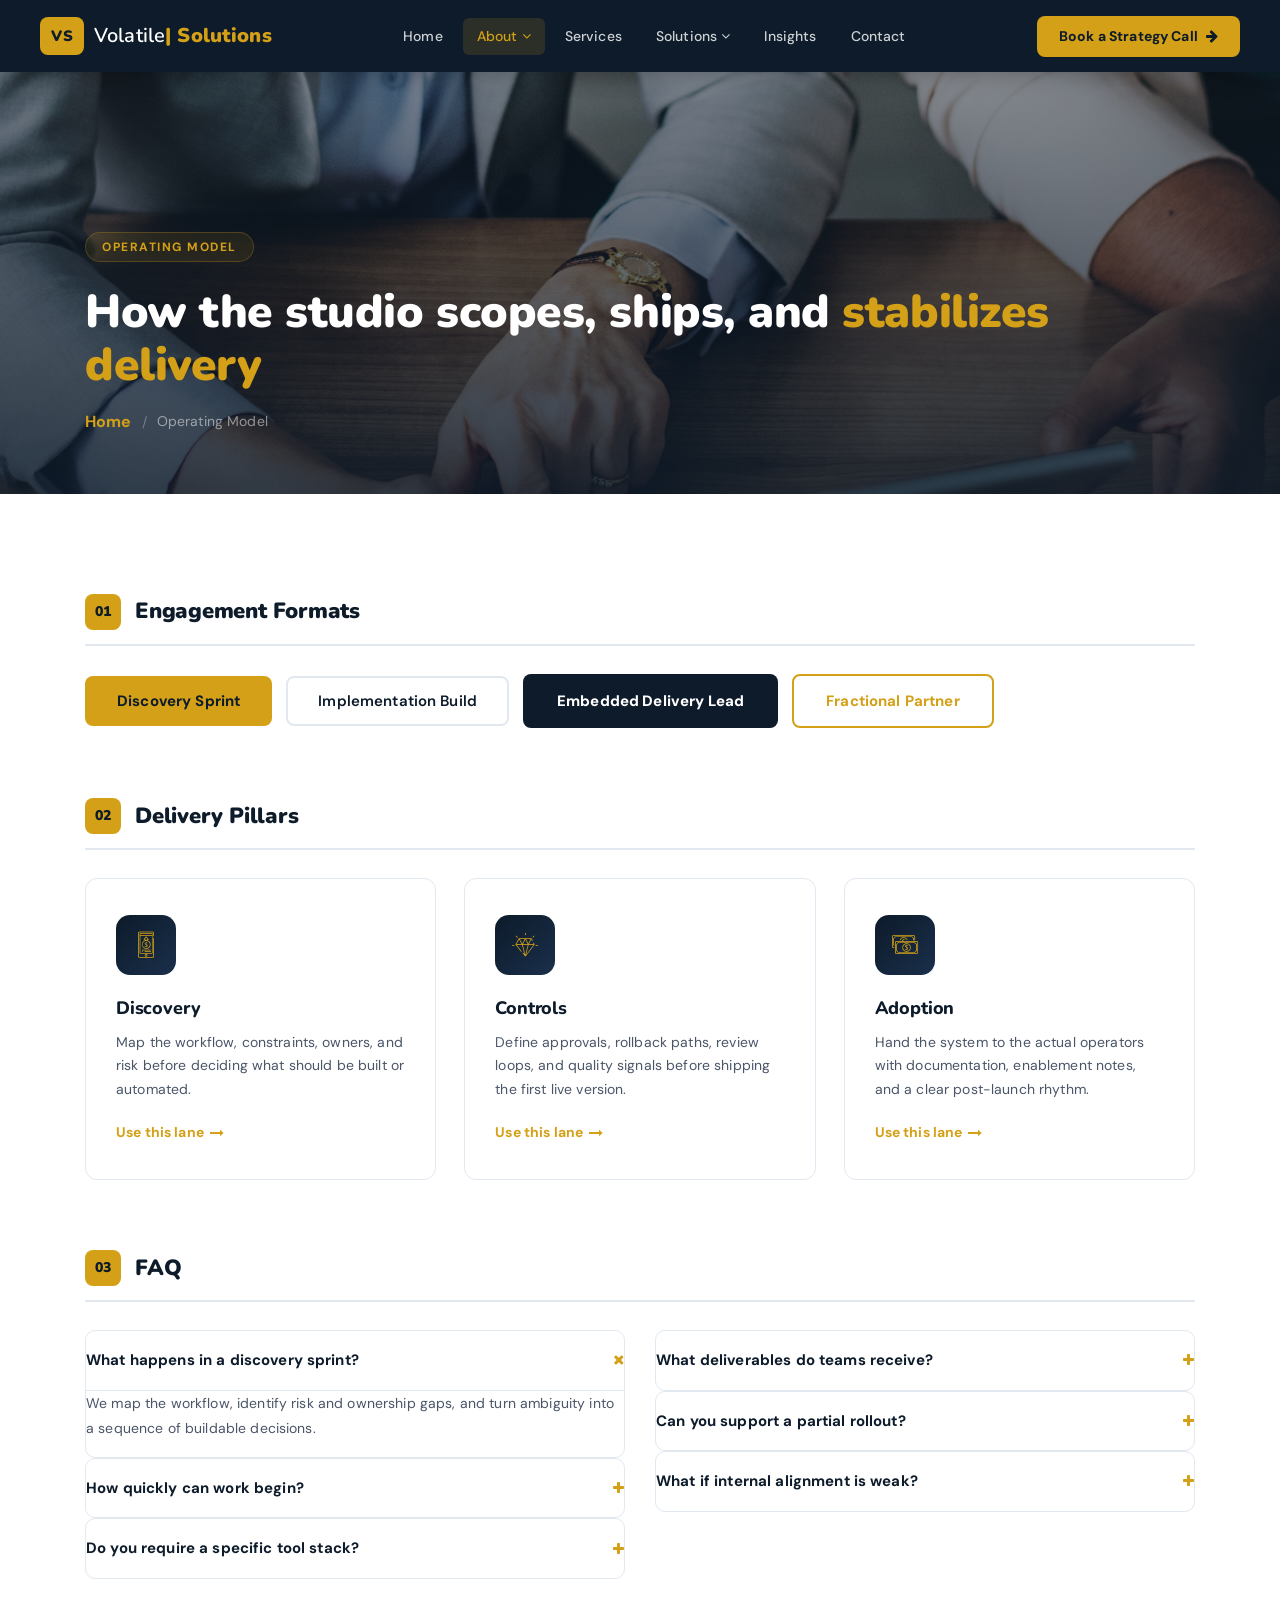
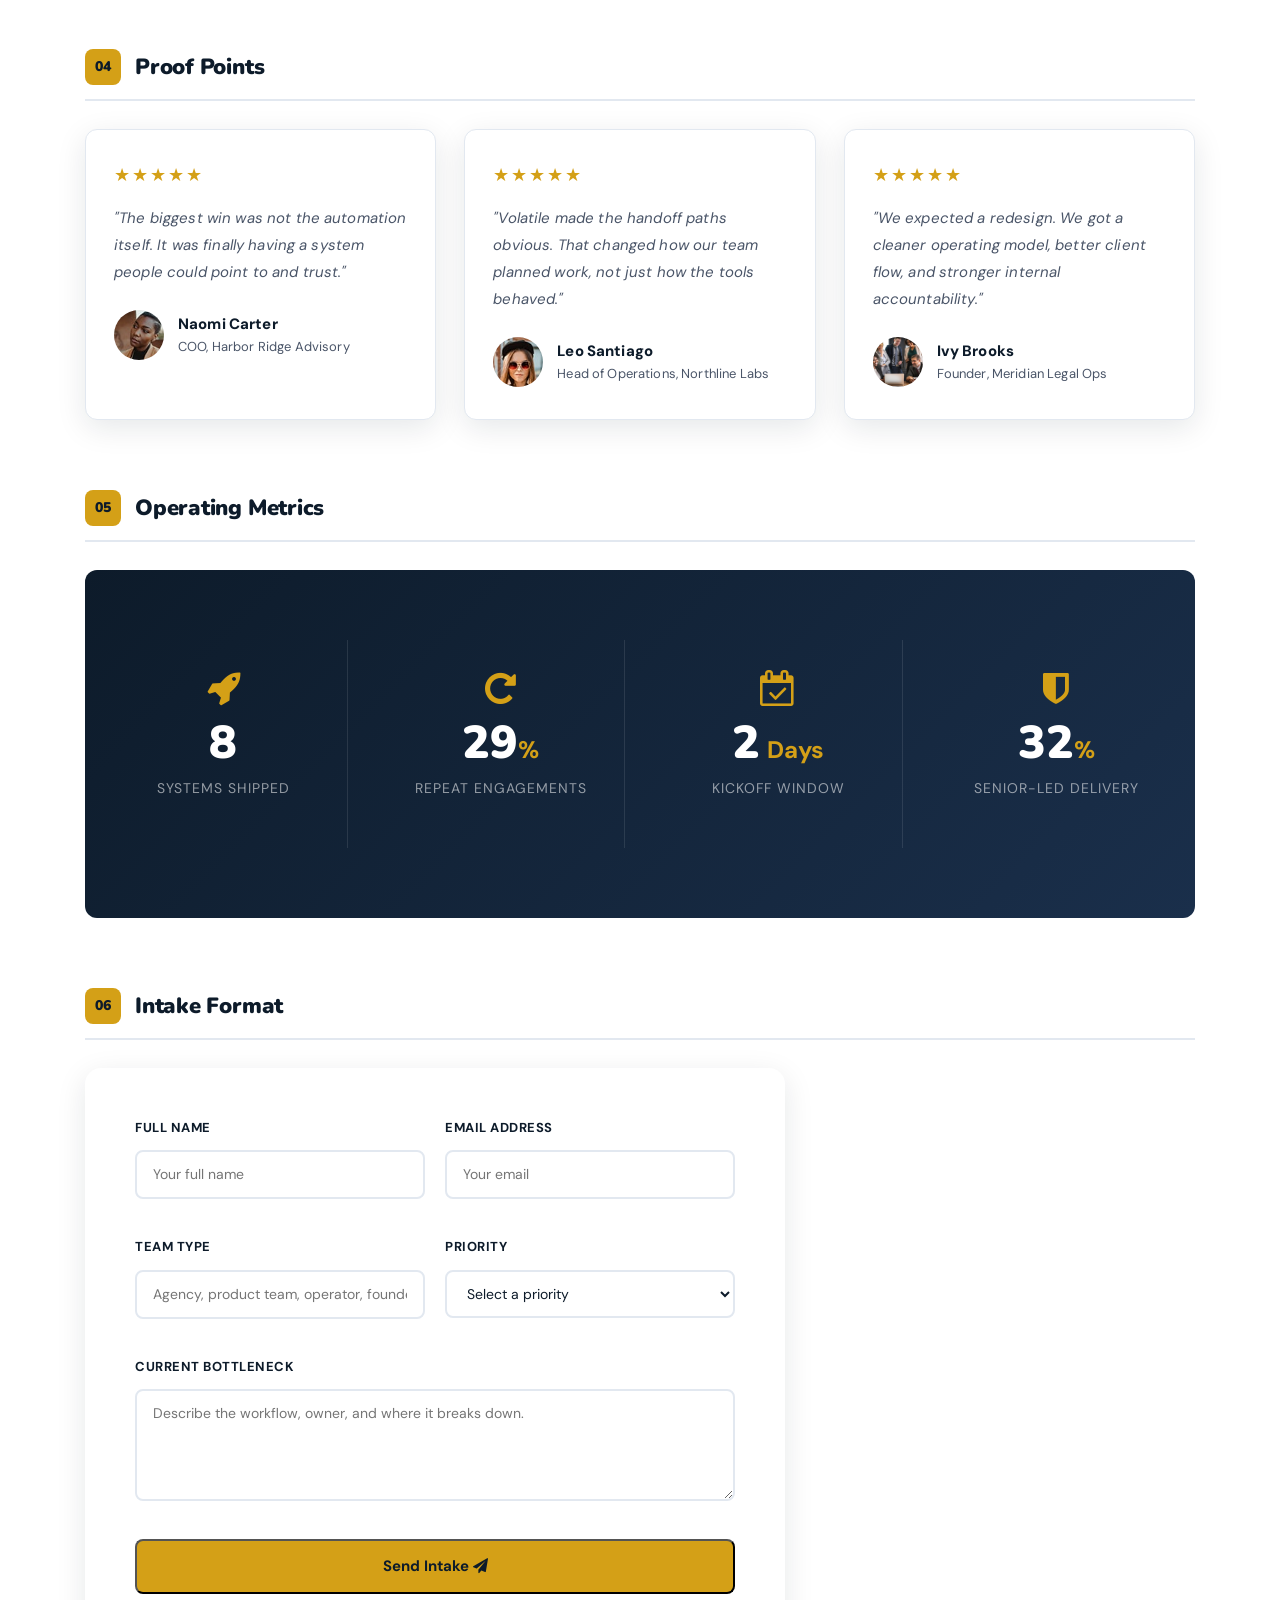
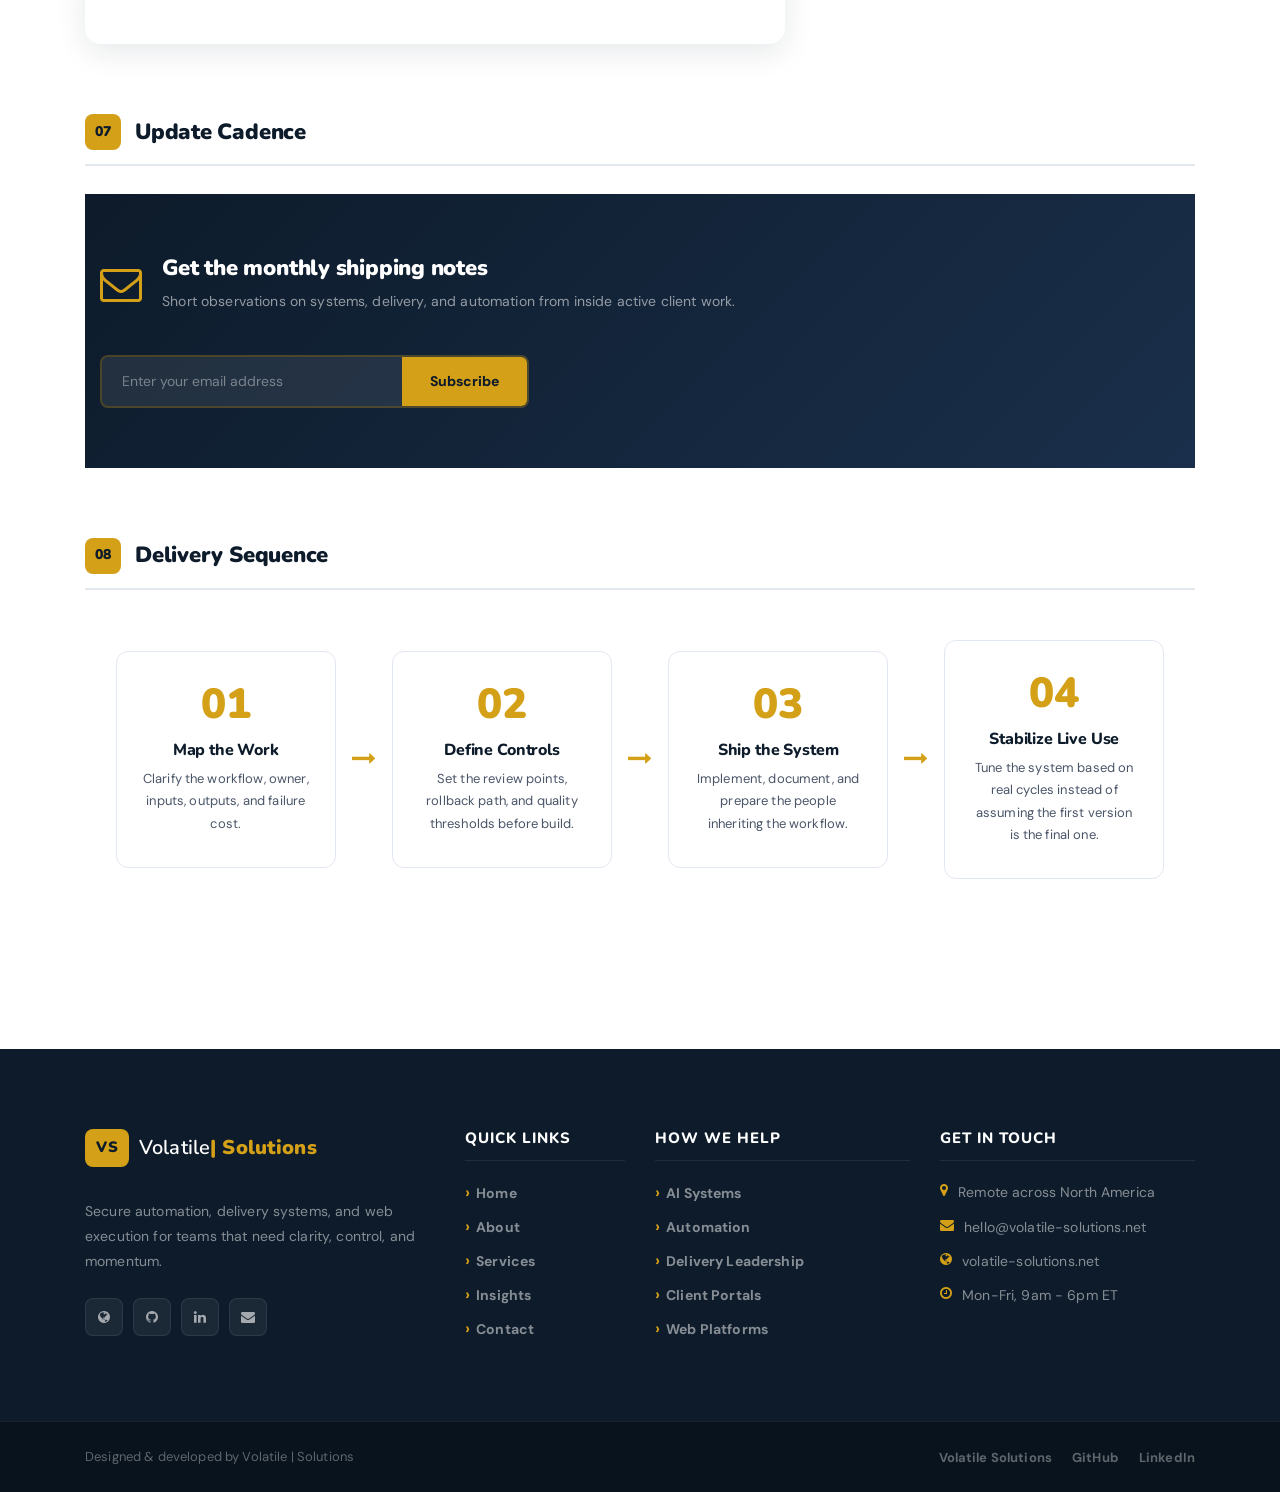
<file: elements.html>
<!DOCTYPE html>
<html lang="en">

<head>
    <meta charset="UTF-8">
    <meta name="description" content="See the Volatile | Solutions operating model, engagement formats, proof points, and delivery mechanics.">
    <meta name="author" content="Volatile | Solutions">
    <meta name="creator" content="Anthony Volatile">
    <meta http-equiv="X-UA-Compatible" content="IE=edge">
    <meta name="viewport" content="width=device-width, initial-scale=1, shrink-to-fit=no">
    <title>Operating Model | Volatile | Solutions</title>
    <link rel="icon" href="img/core-img/favicon.ico">
    <link rel="stylesheet" href="style.css">
    <link rel="stylesheet" href="css/custom-override.css">
</head>

<body>
    <div class="preloader d-flex align-items-center justify-content-center">
        <div class="lds-ellipsis"><div></div><div></div><div></div><div></div></div>
    </div>

    <header class="ve-header" id="ve-sticky">
        <div class="container-fluid ve-nav-wrap">
            <div class="ve-logo">
                <a href="index.html">
                    <span class="ve-logo-icon">VS</span>
                    <span class="ve-logo-text">Volatile<strong>| Solutions</strong></span>
                </a>
            </div>
            <nav class="ve-nav">
                <ul>
                    <li><a href="index.html">Home</a></li>
                    <li class="has-drop">
                        <a href="about.html" class="active">About <i class="fa fa-angle-down"></i></a>
                        <ul class="ve-dropdown">
                            <li><a href="about.html">Studio Overview</a></li>
                            <li><a href="services.html">Services</a></li>
                            <li><a href="elements.html">Operating Model</a></li>
                        </ul>
                    </li>
                    <li><a href="services.html">Services</a></li>
                    <li class="has-drop">
                        <a href="services.html">Solutions <i class="fa fa-angle-down"></i></a>
                        <ul class="ve-dropdown">
                            <li><a href="services.html#ai-systems">AI Systems</a></li>
                            <li><a href="services.html#automation">Automation</a></li>
                            <li><a href="services.html#delivery">Delivery Leadership</a></li>
                            <li><a href="services.html#web-platforms">Web Platforms</a></li>
                        </ul>
                    </li>
                    <li><a href="post.html">Insights</a></li>
                    <li><a href="contact.html">Contact</a></li>
                </ul>
            </nav>
            <div class="ve-nav-cta"><a href="contact.html" class="ve-cta-btn">Book a Strategy Call <i class="fa fa-arrow-right"></i></a></div>
            <button class="ve-toggler" id="ve-toggle" aria-label="Open navigation"><span></span><span></span><span></span></button>
        </div>
        <div class="ve-mobile-menu" id="ve-mobile-menu">
            <ul>
                <li><a href="index.html">Home</a></li>
                <li><a href="about.html">About</a></li>
                <li><a href="services.html">Services</a></li>
                <li><a href="elements.html">Operating Model</a></li>
                <li><a href="post.html">Insights</a></li>
                <li><a href="contact.html">Contact</a></li>
            </ul>
        </div>
    </header>

    <section class="ve-page-hero" style="background-image:url(img/bg-img/13.jpg);">
        <div class="ve-page-hero-overlay"></div>
        <div class="container ve-page-hero-content">
            <span class="ve-section-tag">Operating Model</span>
            <h1>How the studio scopes, ships, and <span>stabilizes delivery</span></h1>
            <nav aria-label="breadcrumb">
                <ol class="ve-breadcrumb">
                    <li><a href="index.html">Home</a></li>
                    <li class="active">Operating Model</li>
                </ol>
            </nav>
        </div>
    </section>

    <section class="ve-section ve-elements-section">
        <div class="container">

            <div class="ve-el-block">
                <h3 class="ve-el-title"><span>01</span> Engagement Formats</h3>
                <div class="ve-el-demo">
                    <a href="contact.html" class="ve-btn-primary">Discovery Sprint</a>
                    <a href="contact.html" class="ve-btn-ghost" style="color:var(--ve-dark); border-color:var(--ve-border);">Implementation Build</a>
                    <a href="contact.html" class="ve-btn-white" style="background:var(--ve-dark); color:#fff;">Embedded Delivery Lead</a>
                    <a href="contact.html" class="ve-btn-primary" style="background:transparent; border:2px solid var(--ve-gold); color:var(--ve-gold);">Fractional Partner</a>
                </div>
            </div>

            <div class="ve-el-block">
                <h3 class="ve-el-title"><span>02</span> Delivery Pillars</h3>
                <div class="ve-services-grid">
                    <div class="ve-service-card"><div class="ve-service-icon"><i class="icon-smartphone-1"></i></div><h4>Discovery</h4><p>Map the workflow, constraints, owners, and risk before deciding what should be built or automated.</p><a href="contact.html" class="ve-card-link">Use this lane <i class="fa fa-long-arrow-right"></i></a></div>
                    <div class="ve-service-card"><div class="ve-service-icon"><i class="icon-diamond"></i></div><h4>Controls</h4><p>Define approvals, rollback paths, review loops, and quality signals before shipping the first live version.</p><a href="contact.html" class="ve-card-link">Use this lane <i class="fa fa-long-arrow-right"></i></a></div>
                    <div class="ve-service-card"><div class="ve-service-icon"><i class="icon-money-1"></i></div><h4>Adoption</h4><p>Hand the system to the actual operators with documentation, enablement notes, and a clear post-launch rhythm.</p><a href="contact.html" class="ve-card-link">Use this lane <i class="fa fa-long-arrow-right"></i></a></div>
                </div>
            </div>

            <div class="ve-el-block">
                <h3 class="ve-el-title"><span>03</span> FAQ</h3>
                <div class="row">
                    <div class="col-12 col-lg-6">
                        <div class="ve-faq-list">
                            <div class="ve-faq-item open"><div class="ve-faq-q"><span>What happens in a discovery sprint?</span><i class="fa fa-plus"></i></div><div class="ve-faq-a">We map the workflow, identify risk and ownership gaps, and turn ambiguity into a sequence of buildable decisions.</div></div>
                            <div class="ve-faq-item"><div class="ve-faq-q"><span>How quickly can work begin?</span><i class="fa fa-plus"></i></div><div class="ve-faq-a">Most engagements start within seven days of scope alignment, provided the right owners are available for kickoff.</div></div>
                            <div class="ve-faq-item"><div class="ve-faq-q"><span>Do you require a specific tool stack?</span><i class="fa fa-plus"></i></div><div class="ve-faq-a">No. We adapt to the existing stack first and only recommend tool changes when the operating model actually needs them.</div></div>
                        </div>
                    </div>
                    <div class="col-12 col-lg-6">
                        <div class="ve-faq-list">
                            <div class="ve-faq-item"><div class="ve-faq-q"><span>What deliverables do teams receive?</span><i class="fa fa-plus"></i></div><div class="ve-faq-a">Typical outputs include roadmaps, workflow diagrams, operating rules, implementation notes, and post-launch ownership guidance.</div></div>
                            <div class="ve-faq-item"><div class="ve-faq-q"><span>Can you support a partial rollout?</span><i class="fa fa-plus"></i></div><div class="ve-faq-a">Yes. We often stage delivery so one workflow or one client-facing surface stabilizes before the next phase begins.</div></div>
                            <div class="ve-faq-item"><div class="ve-faq-q"><span>What if internal alignment is weak?</span><i class="fa fa-plus"></i></div><div class="ve-faq-a">That becomes the first problem we solve. Weak ownership is a delivery risk, not a side issue.</div></div>
                        </div>
                    </div>
                </div>
            </div>

            <div class="ve-el-block">
                <h3 class="ve-el-title"><span>04</span> Proof Points</h3>
                <div class="ve-testi-grid">
                    <div class="ve-testi-card"><div class="ve-testi-stars">&#9733;&#9733;&#9733;&#9733;&#9733;</div><p>"The biggest win was not the automation itself. It was finally having a system people could point to and trust."</p><div class="ve-testi-author"><div class="ve-testi-avatar bg-img" style="background-image:url(img/bg-img/32.jpg);"></div><div><strong>Naomi Carter</strong><span>COO, Harbor Ridge Advisory</span></div></div></div>
                    <div class="ve-testi-card"><div class="ve-testi-stars">&#9733;&#9733;&#9733;&#9733;&#9733;</div><p>"Volatile made the handoff paths obvious. That changed how our team planned work, not just how the tools behaved."</p><div class="ve-testi-author"><div class="ve-testi-avatar bg-img" style="background-image:url(img/bg-img/33.jpg);"></div><div><strong>Leo Santiago</strong><span>Head of Operations, Northline Labs</span></div></div></div>
                    <div class="ve-testi-card"><div class="ve-testi-stars">&#9733;&#9733;&#9733;&#9733;&#9733;</div><p>"We expected a redesign. We got a cleaner operating model, better client flow, and stronger internal accountability."</p><div class="ve-testi-author"><div class="ve-testi-avatar bg-img" style="background-image:url(img/bg-img/14.jpg);"></div><div><strong>Ivy Brooks</strong><span>Founder, Meridian Legal Ops</span></div></div></div>
                </div>
            </div>

            <div class="ve-el-block">
                <h3 class="ve-el-title"><span>05</span> Operating Metrics</h3>
                <section class="ve-counter-section" style="border-radius:var(--ve-radius); overflow:hidden;">
                    <div class="container">
                        <div class="ve-counter-grid">
                            <div class="ve-counter-item"><i class="fa fa-rocket"></i><strong class="counter" data-count="28">0</strong><span></span><p>Systems Shipped</p></div>
                            <div class="ve-counter-item"><i class="fa fa-repeat"></i><strong class="counter" data-count="91">0</strong><span>%</span><p>Repeat Engagements</p></div>
                            <div class="ve-counter-item"><i class="fa fa-calendar-check-o"></i><strong class="counter" data-count="7">0</strong><span> Days</span><p>Kickoff Window</p></div>
                            <div class="ve-counter-item"><i class="fa fa-shield"></i><strong class="counter" data-count="100">0</strong><span>%</span><p>Senior-Led Delivery</p></div>
                        </div>
                    </div>
                </section>
            </div>

            <div class="ve-el-block">
                <h3 class="ve-el-title"><span>06</span> Intake Format</h3>
                <div class="ve-contact-form-wrap" style="max-width:700px;">
                    <form class="ve-contact-form" data-form-name="contact" action="contact.html" method="post">
                        <div class="ve-form-row">
                            <div class="ve-form-group"><label>Full Name</label><input type="text" placeholder="Your full name" required></div>
                            <div class="ve-form-group"><label>Email Address</label><input type="email" placeholder="Your email" required></div>
                        </div>
                        <div class="ve-form-row">
                            <div class="ve-form-group"><label>Team Type</label><input type="text" placeholder="Agency, product team, operator, founder"></div>
                            <div class="ve-form-group"><label>Priority</label><select><option value="">Select a priority</option><option>AI Systems</option><option>Automation</option><option>Delivery Leadership</option><option>Client Portal</option></select></div>
                        </div>
                        <div class="ve-form-group"><label>Current Bottleneck</label><textarea rows="4" placeholder="Describe the workflow, owner, and where it breaks down."></textarea></div>
                        <button type="submit" class="ve-btn-primary">Send Intake <i class="fa fa-paper-plane"></i></button>
                    </form>
                </div>
            </div>

            <div class="ve-el-block">
                <h3 class="ve-el-title"><span>07</span> Update Cadence</h3>
                <section class="ve-newsletter-section"><div class="container"><div class="ve-newsletter-wrap">
                    <div class="ve-nl-left"><i class="fa fa-envelope-o"></i><div><h3>Get the monthly shipping notes</h3><p>Short observations on systems, delivery, and automation from inside active client work.</p></div></div>
                    <div class="ve-nl-right"><form class="ve-nl-form" data-form-name="newsletter" action="contact.html" method="post"><input type="email" placeholder="Enter your email address" required><button type="submit">Subscribe</button></form></div>
                </div></div></section>
            </div>

            <div class="ve-el-block">
                <h3 class="ve-el-title"><span>08</span> Delivery Sequence</h3>
                <div class="ve-process-grid">
                    <div class="ve-process-step"><div class="ve-process-num">01</div><h5>Map the Work</h5><p>Clarify the workflow, owner, inputs, outputs, and failure cost.</p></div>
                    <div class="ve-process-arrow"><i class="fa fa-long-arrow-right"></i></div>
                    <div class="ve-process-step"><div class="ve-process-num">02</div><h5>Define Controls</h5><p>Set the review points, rollback path, and quality thresholds before build.</p></div>
                    <div class="ve-process-arrow"><i class="fa fa-long-arrow-right"></i></div>
                    <div class="ve-process-step"><div class="ve-process-num">03</div><h5>Ship the System</h5><p>Implement, document, and prepare the people inheriting the workflow.</p></div>
                    <div class="ve-process-arrow"><i class="fa fa-long-arrow-right"></i></div>
                    <div class="ve-process-step"><div class="ve-process-num">04</div><h5>Stabilize Live Use</h5><p>Tune the system based on real cycles instead of assuming the first version is the final one.</p></div>
                </div>
            </div>

        </div>
    </section>

    <footer class="ve-footer">
        <div class="container">
            <div class="row">
                <div class="col-12 col-sm-6 col-lg-4 mb-50">
                    <div class="ve-footer-brand">
                        <a href="index.html" class="ve-footer-logo"><span class="ve-logo-icon">VS</span><span class="ve-logo-text">Volatile<strong>| Solutions</strong></span></a>
                        <p>Secure automation, delivery systems, and web execution for teams that need clarity, control, and momentum.</p>
                        <div class="ve-social">
                            <a href="https://volatile-solutions.net" target="_blank" rel="noopener noreferrer"><i class="fa fa-globe"></i></a>
                            <a href="https://github.com/AVolatile/" target="_blank" rel="noopener noreferrer"><i class="fa fa-github"></i></a>
                            <a href="https://www.linkedin.com/in/anthony-volatile/" target="_blank" rel="noopener noreferrer"><i class="fa fa-linkedin"></i></a>
                            <a href="contact.html"><i class="fa fa-envelope"></i></a>
                        </div>
                    </div>
                </div>
                <div class="col-12 col-sm-6 col-lg-2 mb-50">
                    <h5 class="ve-footer-title">Quick Links</h5>
                    <ul class="ve-footer-links">
                        <li><a href="index.html">Home</a></li>
                        <li><a href="about.html">About</a></li>
                        <li><a href="services.html">Services</a></li>
                        <li><a href="post.html">Insights</a></li>
                        <li><a href="contact.html">Contact</a></li>
                    </ul>
                </div>
                <div class="col-12 col-sm-6 col-lg-3 mb-50">
                    <h5 class="ve-footer-title">How We Help</h5>
                    <ul class="ve-footer-links">
                        <li><a href="services.html#ai-systems">AI Systems</a></li>
                        <li><a href="services.html#automation">Automation</a></li>
                        <li><a href="services.html#delivery">Delivery Leadership</a></li>
                        <li><a href="services.html#client-portals">Client Portals</a></li>
                        <li><a href="services.html#web-platforms">Web Platforms</a></li>
                    </ul>
                </div>
                <div class="col-12 col-sm-6 col-lg-3 mb-50">
                    <h5 class="ve-footer-title">Get In Touch</h5>
                    <ul class="ve-footer-contact">
                        <li><i class="fa fa-map-marker"></i> Remote across North America</li>
                        <li><i class="fa fa-envelope"></i> hello@volatile-solutions.net</li>
                        <li><i class="fa fa-globe"></i> volatile-solutions.net</li>
                        <li><i class="fa fa-clock-o"></i> Mon-Fri, 9am - 6pm ET</li>
                    </ul>
                </div>
            </div>
        </div>
        <div class="ve-footer-bottom">
            <div class="container">
                <div class="ve-footer-bottom-inner">
                    <p>Designed &amp; developed by Volatile | Solutions</p>
                    <ul>
                        <li><a href="https://volatile-solutions.net" target="_blank" rel="noopener noreferrer">Volatile Solutions</a></li>
                        <li><a href="https://github.com/AVolatile/" target="_blank" rel="noopener noreferrer">GitHub</a></li>
                        <li><a href="https://www.linkedin.com/in/anthony-volatile/" target="_blank" rel="noopener noreferrer">LinkedIn</a></li>
                    </ul>
                </div>
            </div>
        </div>
    </footer>

    <script src="js/jquery/jquery-2.2.4.min.js"></script>
    <script src="js/bootstrap/popper.min.js"></script>
    <script src="js/bootstrap/bootstrap.min.js"></script>
    <script src="js/plugins/plugins.js"></script>
    <script src="js/active.js"></script>
    <script src="js/site.js"></script>
</body>

</html>
</file>
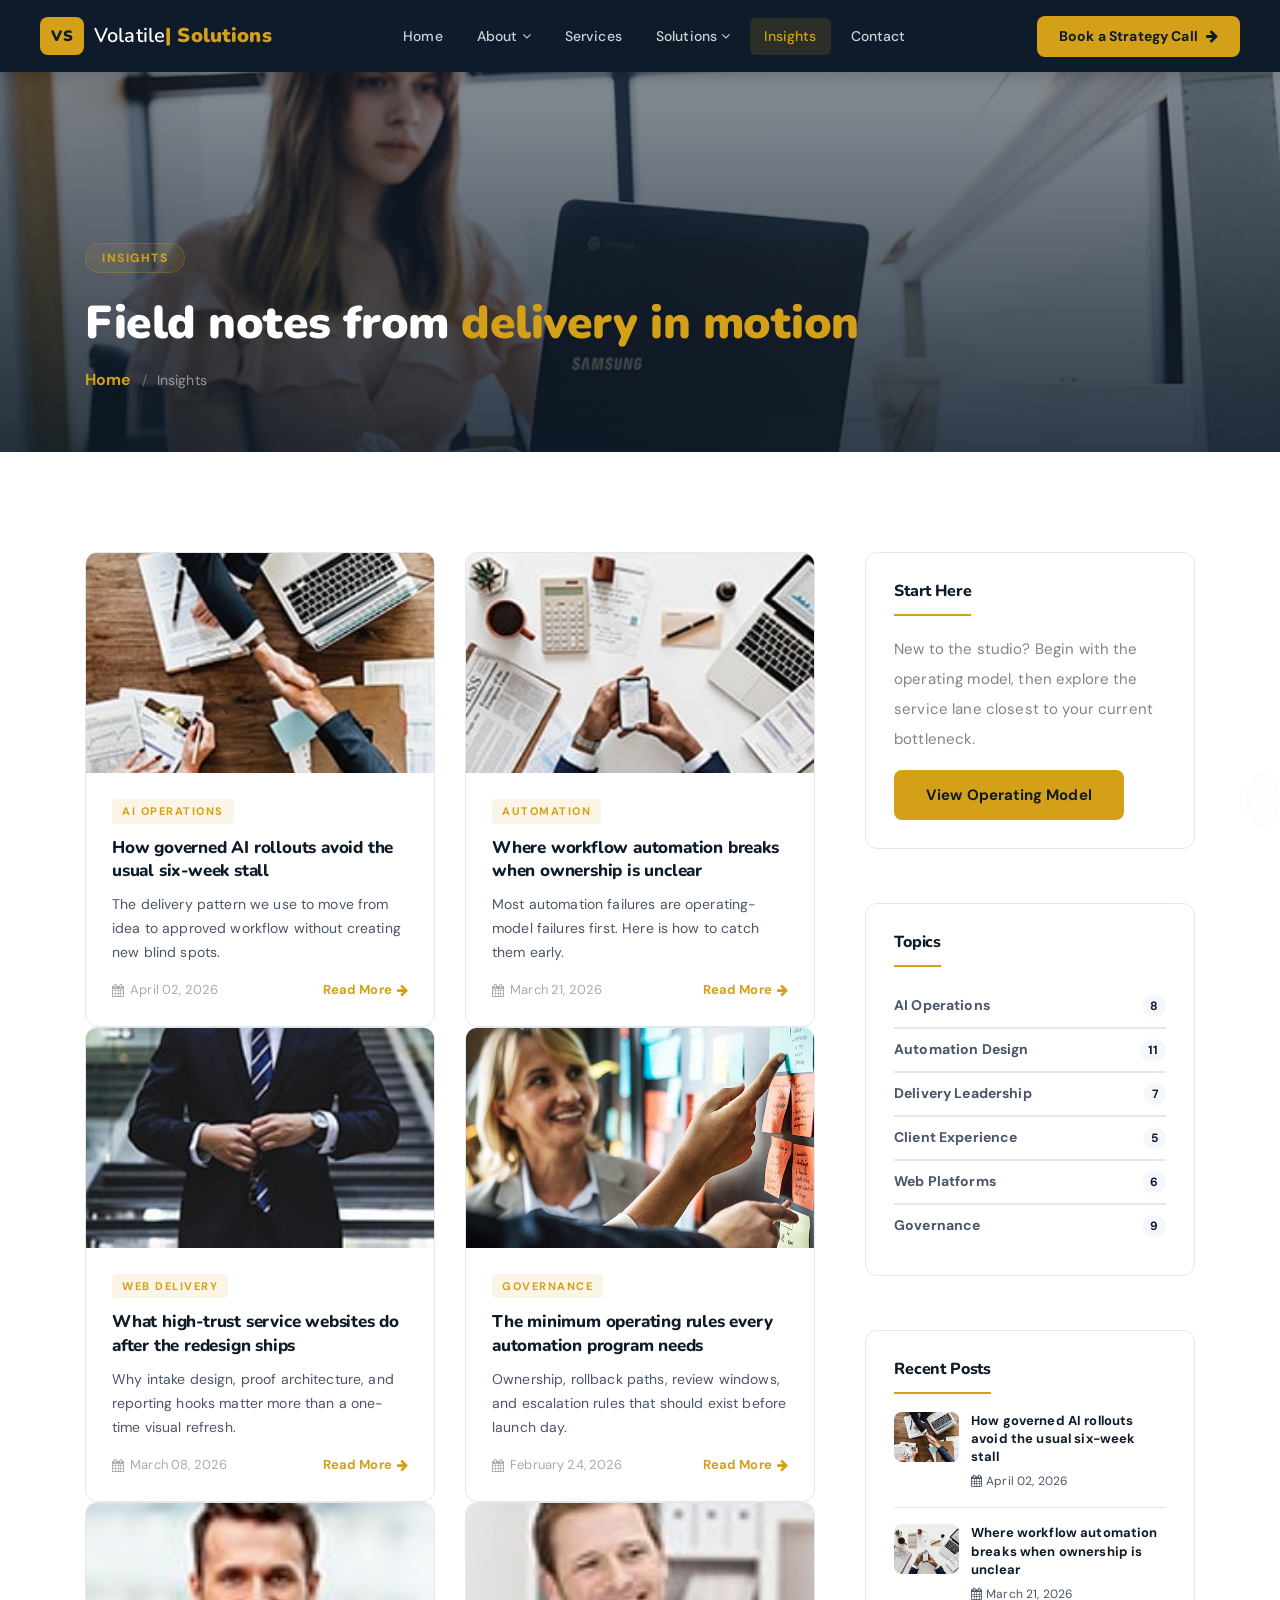
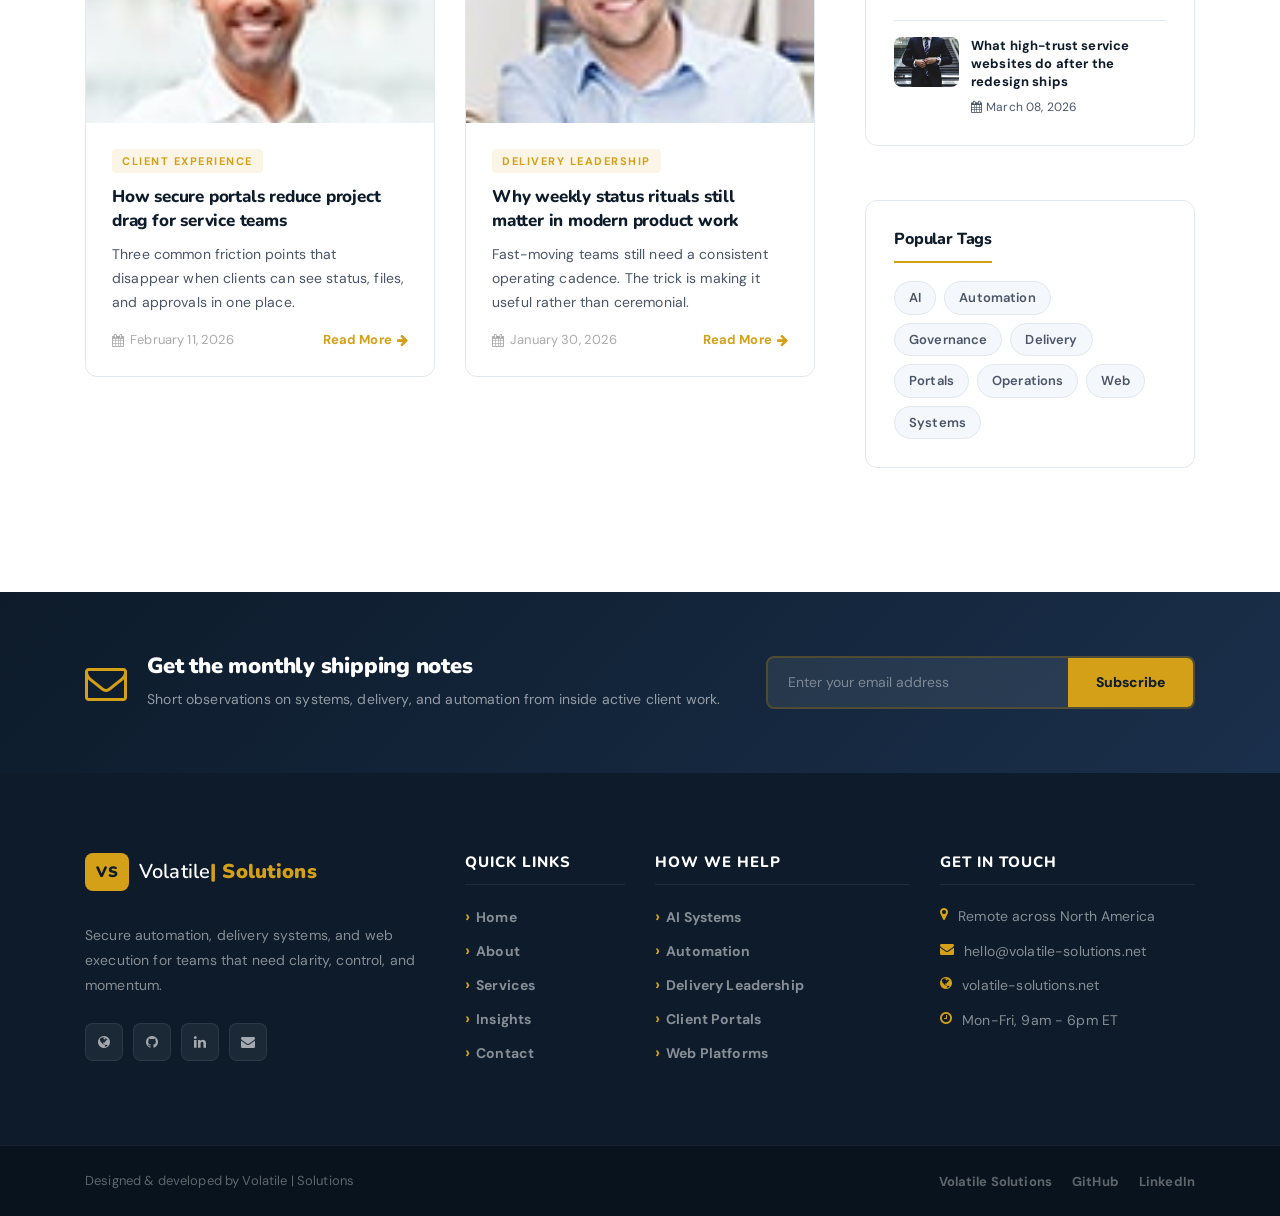
<file: post.html>
<!DOCTYPE html>
<html lang="en">

<head>
    <meta charset="UTF-8">
    <meta name="description" content="Read Volatile | Solutions field notes on AI operations, automation, delivery leadership, and modern web execution.">
    <meta name="author" content="Volatile | Solutions">
    <meta name="creator" content="Anthony Volatile">
    <meta http-equiv="X-UA-Compatible" content="IE=edge">
    <meta name="viewport" content="width=device-width, initial-scale=1, shrink-to-fit=no">
    <title>Insights | Volatile | Solutions</title>
    <link rel="icon" href="img/core-img/favicon.ico">
    <link rel="stylesheet" href="style.css">
    <link rel="stylesheet" href="css/custom-override.css">
</head>

<body>
    <div class="preloader d-flex align-items-center justify-content-center">
        <div class="lds-ellipsis"><div></div><div></div><div></div><div></div></div>
    </div>

    <header class="ve-header" id="ve-sticky">
        <div class="container-fluid ve-nav-wrap">
            <div class="ve-logo">
                <a href="index.html">
                    <span class="ve-logo-icon">VS</span>
                    <span class="ve-logo-text">Volatile<strong>| Solutions</strong></span>
                </a>
            </div>
            <nav class="ve-nav">
                <ul>
                    <li><a href="index.html">Home</a></li>
                    <li class="has-drop">
                        <a href="about.html">About <i class="fa fa-angle-down"></i></a>
                        <ul class="ve-dropdown">
                            <li><a href="about.html">Studio Overview</a></li>
                            <li><a href="services.html">Services</a></li>
                            <li><a href="elements.html">Operating Model</a></li>
                        </ul>
                    </li>
                    <li><a href="services.html">Services</a></li>
                    <li class="has-drop">
                        <a href="services.html">Solutions <i class="fa fa-angle-down"></i></a>
                        <ul class="ve-dropdown">
                            <li><a href="services.html#ai-systems">AI Systems</a></li>
                            <li><a href="services.html#automation">Automation</a></li>
                            <li><a href="services.html#delivery">Delivery Leadership</a></li>
                            <li><a href="services.html#web-platforms">Web Platforms</a></li>
                        </ul>
                    </li>
                    <li><a href="post.html" class="active">Insights</a></li>
                    <li><a href="contact.html">Contact</a></li>
                </ul>
            </nav>
            <div class="ve-nav-cta"><a href="contact.html" class="ve-cta-btn">Book a Strategy Call <i class="fa fa-arrow-right"></i></a></div>
            <button class="ve-toggler" id="ve-toggle" aria-label="Open navigation"><span></span><span></span><span></span></button>
        </div>
        <div class="ve-mobile-menu" id="ve-mobile-menu">
            <ul>
                <li><a href="index.html">Home</a></li>
                <li><a href="about.html">About</a></li>
                <li><a href="services.html">Services</a></li>
                <li><a href="elements.html">Operating Model</a></li>
                <li><a href="post.html">Insights</a></li>
                <li><a href="contact.html">Contact</a></li>
            </ul>
        </div>
    </header>

    <section class="ve-page-hero" style="background-image:url(img/bg-img/24.jpg);">
        <div class="ve-page-hero-overlay"></div>
        <div class="container ve-page-hero-content">
            <span class="ve-section-tag">Insights</span>
            <h1>Field notes from <span>delivery in motion</span></h1>
            <nav aria-label="breadcrumb">
                <ol class="ve-breadcrumb">
                    <li><a href="index.html">Home</a></li>
                    <li class="active">Insights</li>
                </ol>
            </nav>
        </div>
    </section>

    <section class="ve-section">
        <div class="container">
            <div class="row">
                <div class="col-12 col-lg-8">
                    <div class="row">
                        <div class="col-12 col-md-6 wow fadeInUp" data-wow-delay="100ms">
                            <div class="ve-insight-card">
                                <div class="ve-insight-img bg-img" style="background-image:url(img/bg-img/10.jpg);"></div>
                                <div class="ve-insight-body">
                                    <span class="ve-insight-cat">AI Operations</span>
                                    <h5><a href="single-post.html">How governed AI rollouts avoid the usual six-week stall</a></h5>
                                    <p>The delivery pattern we use to move from idea to approved workflow without creating new blind spots.</p>
                                    <div class="ve-insight-meta"><span><i class="fa fa-calendar"></i> April 02, 2026</span><a href="single-post.html">Read More <i class="fa fa-arrow-right"></i></a></div>
                                </div>
                            </div>
                        </div>
                        <div class="col-12 col-md-6 wow fadeInUp" data-wow-delay="200ms">
                            <div class="ve-insight-card">
                                <div class="ve-insight-img bg-img" style="background-image:url(img/bg-img/11.jpg);"></div>
                                <div class="ve-insight-body">
                                    <span class="ve-insight-cat">Automation</span>
                                    <h5><a href="single-post.html">Where workflow automation breaks when ownership is unclear</a></h5>
                                    <p>Most automation failures are operating-model failures first. Here is how to catch them early.</p>
                                    <div class="ve-insight-meta"><span><i class="fa fa-calendar"></i> March 21, 2026</span><a href="single-post.html">Read More <i class="fa fa-arrow-right"></i></a></div>
                                </div>
                            </div>
                        </div>
                        <div class="col-12 col-md-6 wow fadeInUp" data-wow-delay="300ms">
                            <div class="ve-insight-card">
                                <div class="ve-insight-img bg-img" style="background-image:url(img/bg-img/12.jpg);"></div>
                                <div class="ve-insight-body">
                                    <span class="ve-insight-cat">Web Delivery</span>
                                    <h5><a href="single-post.html">What high-trust service websites do after the redesign ships</a></h5>
                                    <p>Why intake design, proof architecture, and reporting hooks matter more than a one-time visual refresh.</p>
                                    <div class="ve-insight-meta"><span><i class="fa fa-calendar"></i> March 08, 2026</span><a href="single-post.html">Read More <i class="fa fa-arrow-right"></i></a></div>
                                </div>
                            </div>
                        </div>
                        <div class="col-12 col-md-6 wow fadeInUp" data-wow-delay="400ms">
                            <div class="ve-insight-card">
                                <div class="ve-insight-img bg-img" style="background-image:url(img/bg-img/23.jpg);"></div>
                                <div class="ve-insight-body">
                                    <span class="ve-insight-cat">Governance</span>
                                    <h5><a href="single-post.html">The minimum operating rules every automation program needs</a></h5>
                                    <p>Ownership, rollback paths, review windows, and escalation rules that should exist before launch day.</p>
                                    <div class="ve-insight-meta"><span><i class="fa fa-calendar"></i> February 24, 2026</span><a href="single-post.html">Read More <i class="fa fa-arrow-right"></i></a></div>
                                </div>
                            </div>
                        </div>
                        <div class="col-12 col-md-6 wow fadeInUp" data-wow-delay="500ms">
                            <div class="ve-insight-card">
                                <div class="ve-insight-img bg-img" style="background-image:url(img/bg-img/25.jpg);"></div>
                                <div class="ve-insight-body">
                                    <span class="ve-insight-cat">Client Experience</span>
                                    <h5><a href="single-post.html">How secure portals reduce project drag for service teams</a></h5>
                                    <p>Three common friction points that disappear when clients can see status, files, and approvals in one place.</p>
                                    <div class="ve-insight-meta"><span><i class="fa fa-calendar"></i> February 11, 2026</span><a href="single-post.html">Read More <i class="fa fa-arrow-right"></i></a></div>
                                </div>
                            </div>
                        </div>
                        <div class="col-12 col-md-6 wow fadeInUp" data-wow-delay="600ms">
                            <div class="ve-insight-card">
                                <div class="ve-insight-img bg-img" style="background-image:url(img/bg-img/26.jpg);"></div>
                                <div class="ve-insight-body">
                                    <span class="ve-insight-cat">Delivery Leadership</span>
                                    <h5><a href="single-post.html">Why weekly status rituals still matter in modern product work</a></h5>
                                    <p>Fast-moving teams still need a consistent operating cadence. The trick is making it useful rather than ceremonial.</p>
                                    <div class="ve-insight-meta"><span><i class="fa fa-calendar"></i> January 30, 2026</span><a href="single-post.html">Read More <i class="fa fa-arrow-right"></i></a></div>
                                </div>
                            </div>
                        </div>
                    </div>
                </div>
                <div class="col-12 col-lg-4">
                    <div class="ve-sidebar">
                        <div class="ve-sidebar-widget">
                            <h5 class="ve-sidebar-title">Start Here</h5>
                            <p>New to the studio? Begin with the operating model, then explore the service lane closest to your current bottleneck.</p>
                            <a href="elements.html" class="ve-btn-primary">View Operating Model</a>
                        </div>
                        <div class="ve-sidebar-widget">
                            <h5 class="ve-sidebar-title">Topics</h5>
                            <ul class="ve-cat-list">
                                <li><a href="single-post.html">AI Operations <span>8</span></a></li>
                                <li><a href="single-post.html">Automation Design <span>11</span></a></li>
                                <li><a href="single-post.html">Delivery Leadership <span>7</span></a></li>
                                <li><a href="single-post.html">Client Experience <span>5</span></a></li>
                                <li><a href="single-post.html">Web Platforms <span>6</span></a></li>
                                <li><a href="single-post.html">Governance <span>9</span></a></li>
                            </ul>
                        </div>
                        <div class="ve-sidebar-widget">
                            <h5 class="ve-sidebar-title">Recent Posts</h5>
                            <div class="ve-recent-post"><div class="ve-rp-img bg-img" style="background-image:url(img/bg-img/10.jpg);"></div><div><a href="single-post.html">How governed AI rollouts avoid the usual six-week stall</a><span><i class="fa fa-calendar"></i> April 02, 2026</span></div></div>
                            <div class="ve-recent-post"><div class="ve-rp-img bg-img" style="background-image:url(img/bg-img/11.jpg);"></div><div><a href="single-post.html">Where workflow automation breaks when ownership is unclear</a><span><i class="fa fa-calendar"></i> March 21, 2026</span></div></div>
                            <div class="ve-recent-post"><div class="ve-rp-img bg-img" style="background-image:url(img/bg-img/12.jpg);"></div><div><a href="single-post.html">What high-trust service websites do after the redesign ships</a><span><i class="fa fa-calendar"></i> March 08, 2026</span></div></div>
                        </div>
                        <div class="ve-sidebar-widget">
                            <h5 class="ve-sidebar-title">Popular Tags</h5>
                            <div class="ve-tags"><a href="single-post.html">AI</a><a href="single-post.html">Automation</a><a href="single-post.html">Governance</a><a href="single-post.html">Delivery</a><a href="single-post.html">Portals</a><a href="single-post.html">Operations</a><a href="single-post.html">Web</a><a href="single-post.html">Systems</a></div>
                        </div>
                    </div>
                </div>
            </div>
        </div>
    </section>

    <section class="ve-newsletter-section">
        <div class="container">
            <div class="ve-newsletter-wrap">
                <div class="ve-nl-left">
                    <i class="fa fa-envelope-o"></i>
                    <div>
                        <h3>Get the monthly shipping notes</h3>
                        <p>Short observations on systems, delivery, and automation from inside active client work.</p>
                    </div>
                </div>
                <div class="ve-nl-right">
                    <form class="ve-nl-form" data-form-name="newsletter" action="contact.html" method="post">
                        <input type="email" placeholder="Enter your email address" required>
                        <button type="submit">Subscribe</button>
                    </form>
                </div>
            </div>
        </div>
    </section>

    <footer class="ve-footer">
        <div class="container">
            <div class="row">
                <div class="col-12 col-sm-6 col-lg-4 mb-50">
                    <div class="ve-footer-brand">
                        <a href="index.html" class="ve-footer-logo"><span class="ve-logo-icon">VS</span><span class="ve-logo-text">Volatile<strong>| Solutions</strong></span></a>
                        <p>Secure automation, delivery systems, and web execution for teams that need clarity, control, and momentum.</p>
                        <div class="ve-social">
                            <a href="https://volatile-solutions.net" target="_blank" rel="noopener noreferrer"><i class="fa fa-globe"></i></a>
                            <a href="https://github.com/AVolatile/" target="_blank" rel="noopener noreferrer"><i class="fa fa-github"></i></a>
                            <a href="https://www.linkedin.com/in/anthony-volatile/" target="_blank" rel="noopener noreferrer"><i class="fa fa-linkedin"></i></a>
                            <a href="contact.html"><i class="fa fa-envelope"></i></a>
                        </div>
                    </div>
                </div>
                <div class="col-12 col-sm-6 col-lg-2 mb-50">
                    <h5 class="ve-footer-title">Quick Links</h5>
                    <ul class="ve-footer-links">
                        <li><a href="index.html">Home</a></li>
                        <li><a href="about.html">About</a></li>
                        <li><a href="services.html">Services</a></li>
                        <li><a href="post.html">Insights</a></li>
                        <li><a href="contact.html">Contact</a></li>
                    </ul>
                </div>
                <div class="col-12 col-sm-6 col-lg-3 mb-50">
                    <h5 class="ve-footer-title">How We Help</h5>
                    <ul class="ve-footer-links">
                        <li><a href="services.html#ai-systems">AI Systems</a></li>
                        <li><a href="services.html#automation">Automation</a></li>
                        <li><a href="services.html#delivery">Delivery Leadership</a></li>
                        <li><a href="services.html#client-portals">Client Portals</a></li>
                        <li><a href="services.html#web-platforms">Web Platforms</a></li>
                    </ul>
                </div>
                <div class="col-12 col-sm-6 col-lg-3 mb-50">
                    <h5 class="ve-footer-title">Get In Touch</h5>
                    <ul class="ve-footer-contact">
                        <li><i class="fa fa-map-marker"></i> Remote across North America</li>
                        <li><i class="fa fa-envelope"></i> hello@volatile-solutions.net</li>
                        <li><i class="fa fa-globe"></i> volatile-solutions.net</li>
                        <li><i class="fa fa-clock-o"></i> Mon-Fri, 9am - 6pm ET</li>
                    </ul>
                </div>
            </div>
        </div>
        <div class="ve-footer-bottom">
            <div class="container">
                <div class="ve-footer-bottom-inner">
                    <p>Designed &amp; developed by Volatile | Solutions</p>
                    <ul>
                        <li><a href="https://volatile-solutions.net" target="_blank" rel="noopener noreferrer">Volatile Solutions</a></li>
                        <li><a href="https://github.com/AVolatile/" target="_blank" rel="noopener noreferrer">GitHub</a></li>
                        <li><a href="https://www.linkedin.com/in/anthony-volatile/" target="_blank" rel="noopener noreferrer">LinkedIn</a></li>
                    </ul>
                </div>
            </div>
        </div>
    </footer>

    <script src="js/jquery/jquery-2.2.4.min.js"></script>
    <script src="js/bootstrap/popper.min.js"></script>
    <script src="js/bootstrap/bootstrap.min.js"></script>
    <script src="js/plugins/plugins.js"></script>
    <script src="js/active.js"></script>
    <script src="js/site.js"></script>
</body>

</html>
</file>
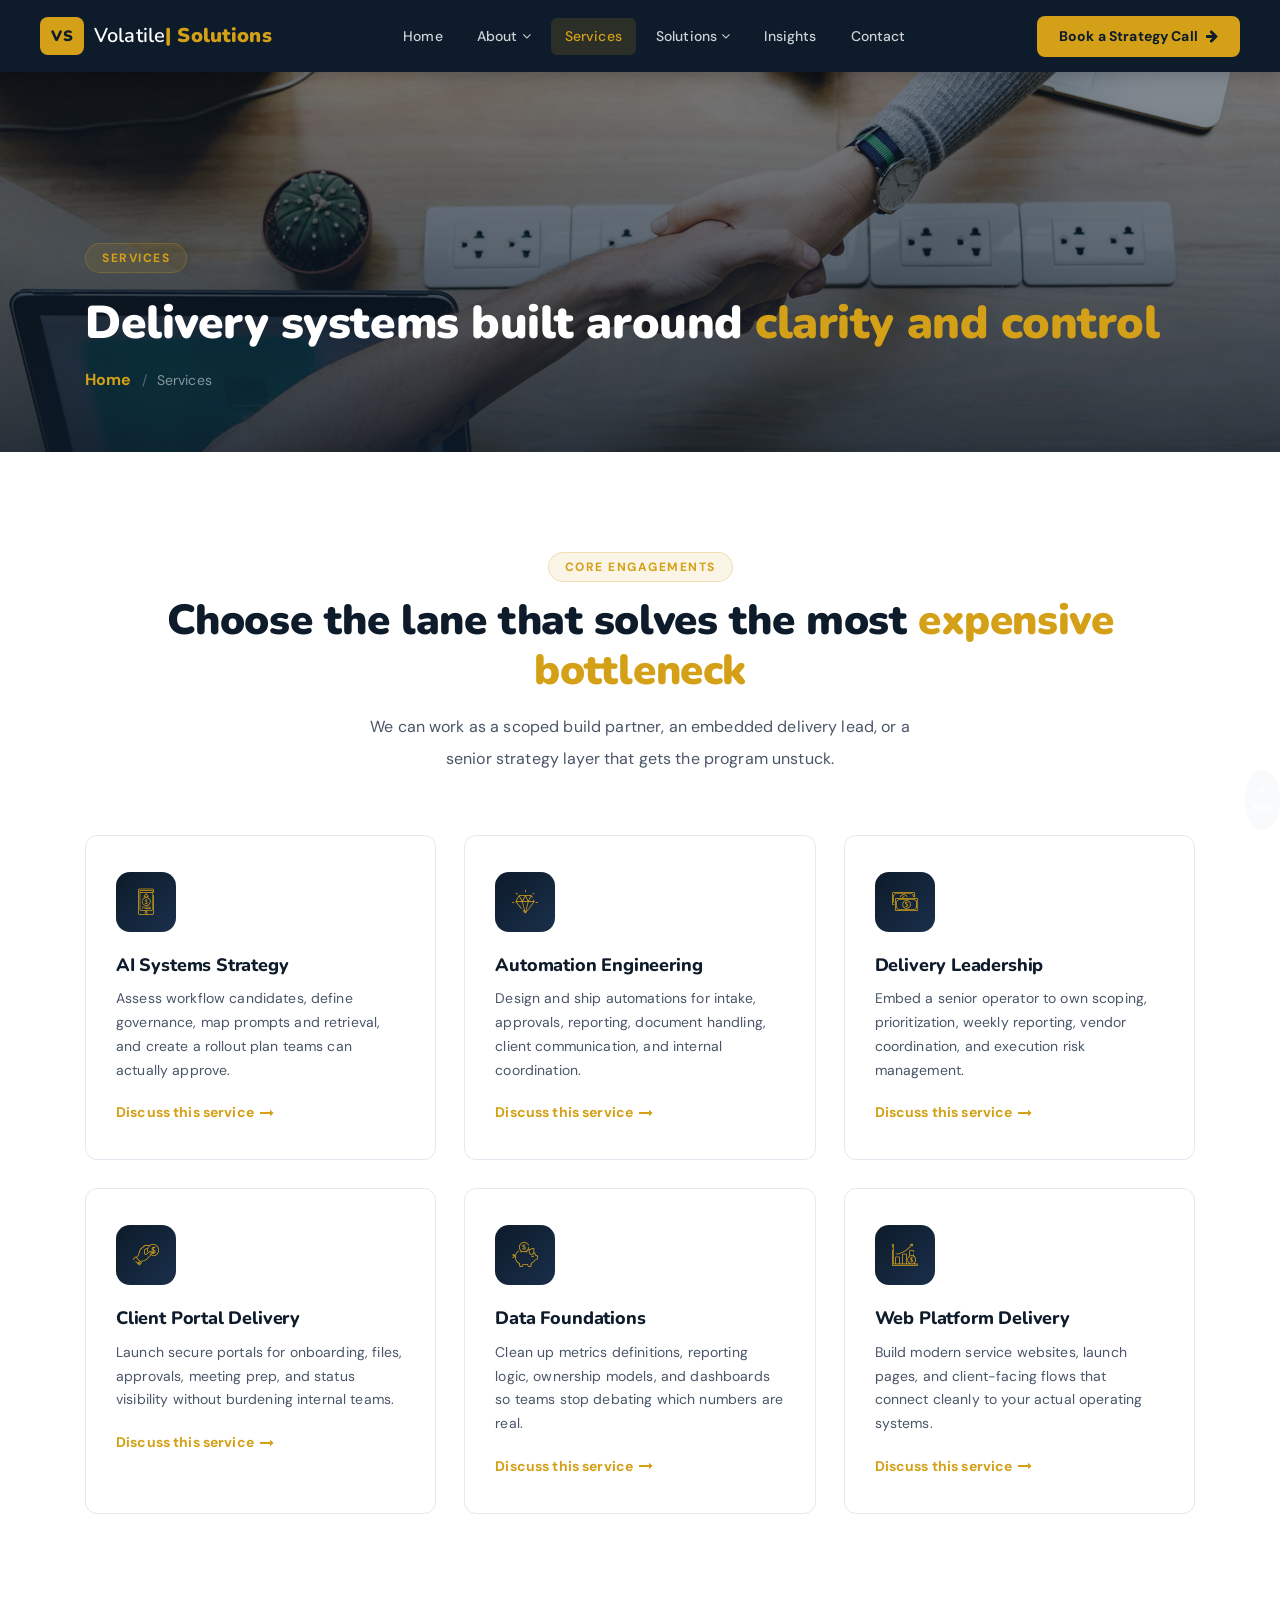
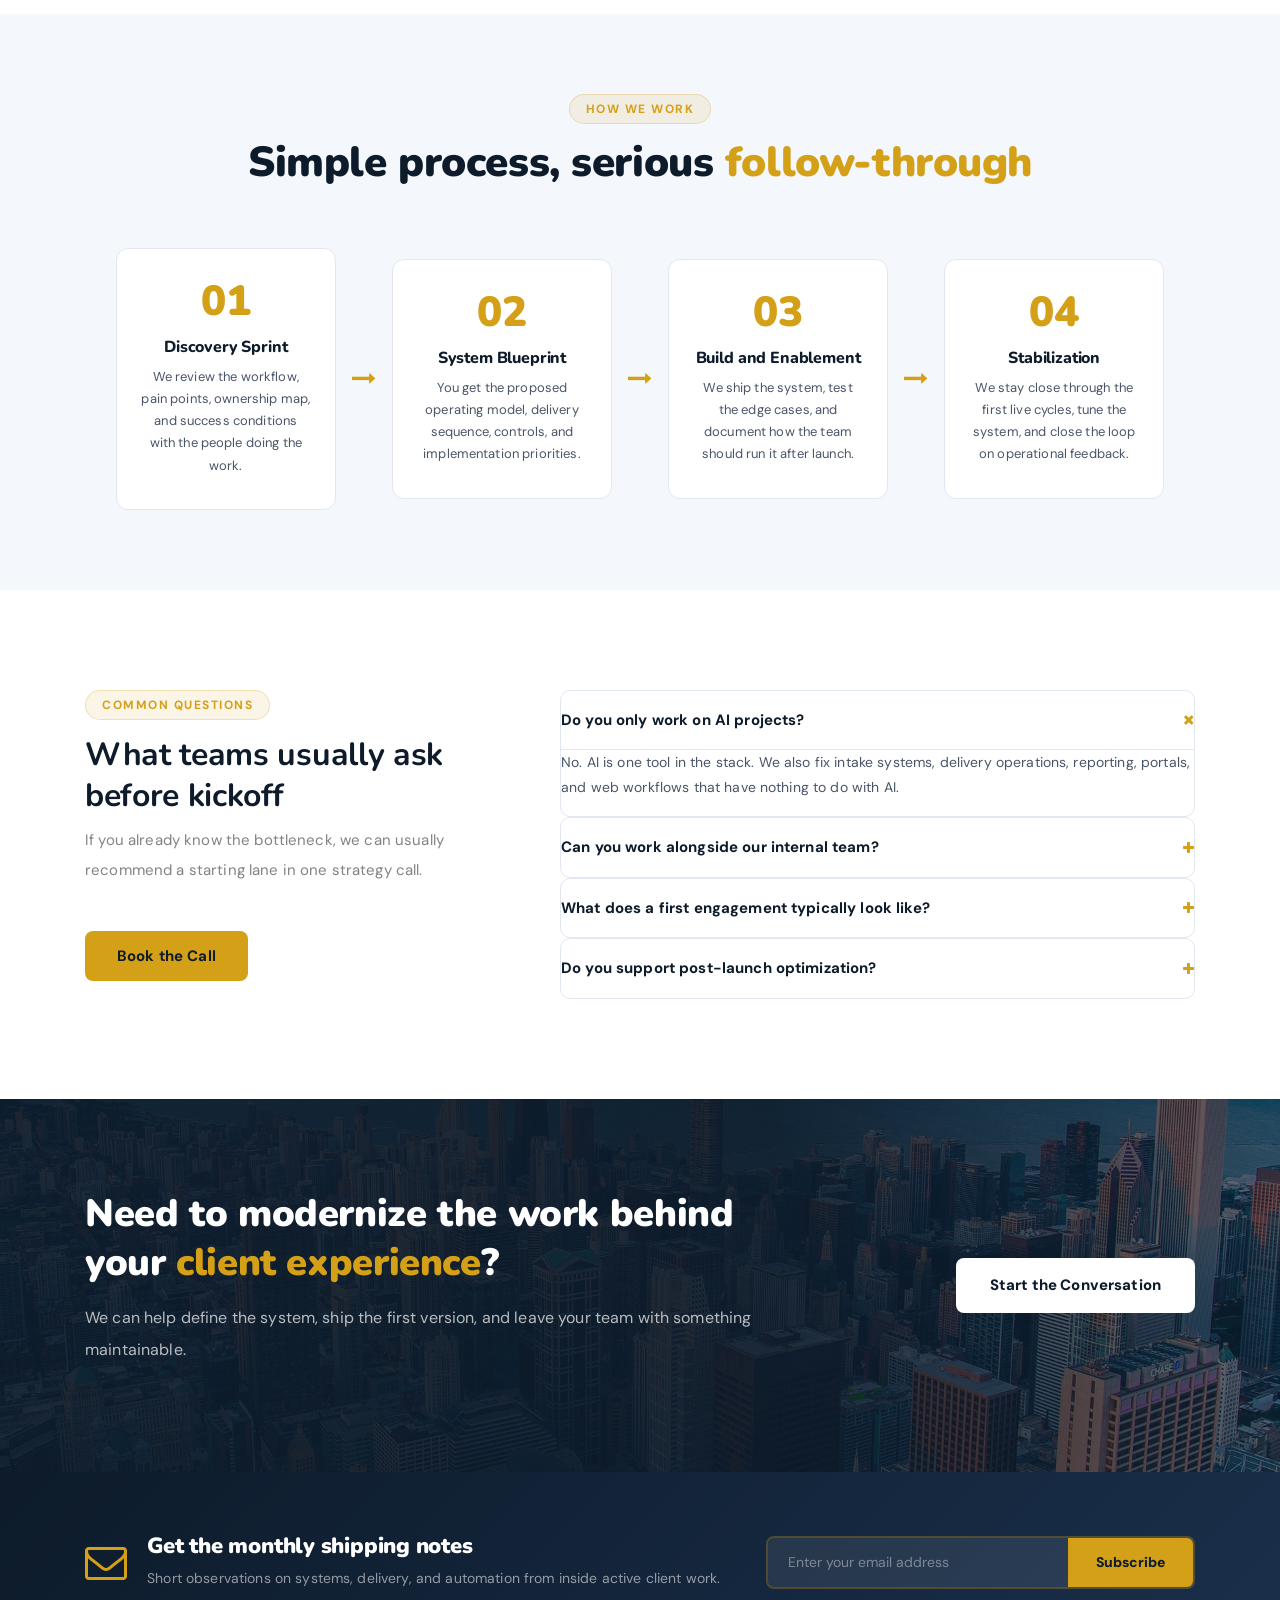
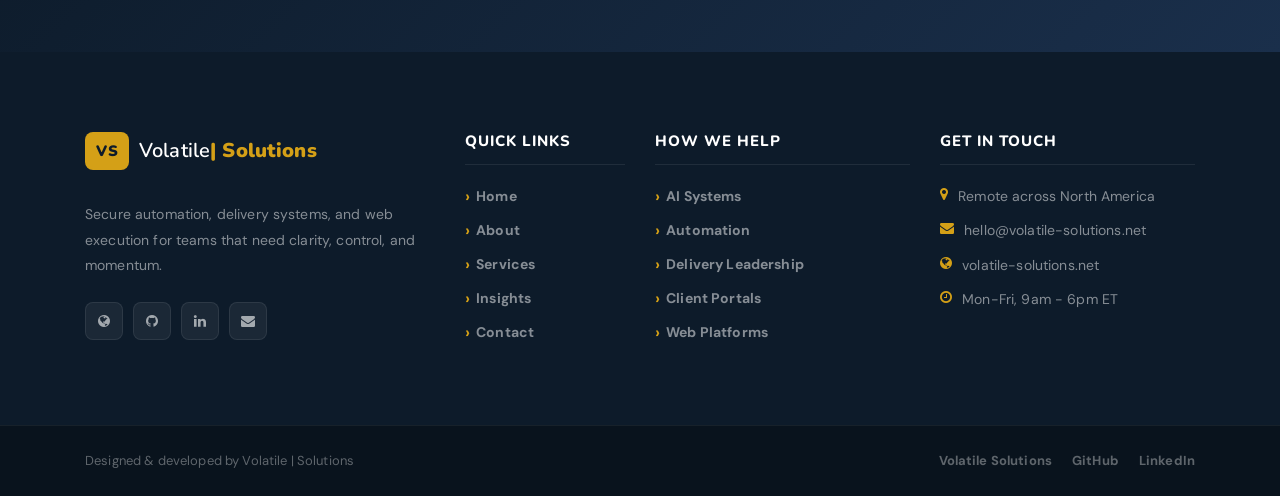
<file: services.html>
<!DOCTYPE html>
<html lang="en">

<head>
    <meta charset="UTF-8">
    <meta name="description" content="Volatile | Solutions services span AI systems, workflow automation, delivery leadership, client portals, data foundations, and web platforms.">
    <meta name="author" content="Volatile | Solutions">
    <meta name="creator" content="Anthony Volatile">
    <meta http-equiv="X-UA-Compatible" content="IE=edge">
    <meta name="viewport" content="width=device-width, initial-scale=1, shrink-to-fit=no">
    <title>Services | Volatile | Solutions</title>
    <link rel="icon" href="img/core-img/favicon.ico">
    <link rel="stylesheet" href="style.css">
    <link rel="stylesheet" href="css/custom-override.css">
</head>

<body>
    <div class="preloader d-flex align-items-center justify-content-center">
        <div class="lds-ellipsis"><div></div><div></div><div></div><div></div></div>
    </div>

    <header class="ve-header" id="ve-sticky">
        <div class="container-fluid ve-nav-wrap">
            <div class="ve-logo">
                <a href="index.html">
                    <span class="ve-logo-icon">VS</span>
                    <span class="ve-logo-text">Volatile<strong>| Solutions</strong></span>
                </a>
            </div>
            <nav class="ve-nav">
                <ul>
                    <li><a href="index.html">Home</a></li>
                    <li class="has-drop">
                        <a href="about.html">About <i class="fa fa-angle-down"></i></a>
                        <ul class="ve-dropdown">
                            <li><a href="about.html">Studio Overview</a></li>
                            <li><a href="services.html">Services</a></li>
                            <li><a href="elements.html">Operating Model</a></li>
                        </ul>
                    </li>
                    <li><a href="services.html" class="active">Services</a></li>
                    <li class="has-drop">
                        <a href="services.html">Solutions <i class="fa fa-angle-down"></i></a>
                        <ul class="ve-dropdown">
                            <li><a href="services.html#ai-systems">AI Systems</a></li>
                            <li><a href="services.html#automation">Automation</a></li>
                            <li><a href="services.html#delivery">Delivery Leadership</a></li>
                            <li><a href="services.html#web-platforms">Web Platforms</a></li>
                        </ul>
                    </li>
                    <li><a href="post.html">Insights</a></li>
                    <li><a href="contact.html">Contact</a></li>
                </ul>
            </nav>
            <div class="ve-nav-cta"><a href="contact.html" class="ve-cta-btn">Book a Strategy Call <i class="fa fa-arrow-right"></i></a></div>
            <button class="ve-toggler" id="ve-toggle" aria-label="Open navigation"><span></span><span></span><span></span></button>
        </div>
        <div class="ve-mobile-menu" id="ve-mobile-menu">
            <ul>
                <li><a href="index.html">Home</a></li>
                <li><a href="about.html">About</a></li>
                <li><a href="services.html">Services</a></li>
                <li><a href="elements.html">Operating Model</a></li>
                <li><a href="post.html">Insights</a></li>
                <li><a href="contact.html">Contact</a></li>
            </ul>
        </div>
    </header>

    <section class="ve-page-hero" style="background-image:url(img/bg-img/20.jpg);">
        <div class="ve-page-hero-overlay"></div>
        <div class="container ve-page-hero-content">
            <span class="ve-section-tag">Services</span>
            <h1>Delivery systems built around <span>clarity and control</span></h1>
            <nav aria-label="breadcrumb">
                <ol class="ve-breadcrumb">
                    <li><a href="index.html">Home</a></li>
                    <li class="active">Services</li>
                </ol>
            </nav>
        </div>
    </section>

    <section class="ve-section">
        <div class="container">
            <div class="ve-section-header text-center">
                <span class="ve-section-tag">Core Engagements</span>
                <h2>Choose the lane that solves the most <span>expensive bottleneck</span></h2>
                <p>We can work as a scoped build partner, an embedded delivery lead, or a senior strategy layer that gets the program unstuck.</p>
            </div>
            <div class="ve-services-grid">
                <div class="ve-service-card wow fadeInUp" data-wow-delay="100ms" id="ai-systems">
                    <div class="ve-service-icon"><i class="icon-smartphone-1"></i></div>
                    <h4>AI Systems Strategy</h4>
                    <p>Assess workflow candidates, define governance, map prompts and retrieval, and create a rollout plan teams can actually approve.</p>
                    <a href="contact.html" class="ve-card-link">Discuss this service <i class="fa fa-long-arrow-right"></i></a>
                </div>
                <div class="ve-service-card wow fadeInUp" data-wow-delay="200ms" id="automation">
                    <div class="ve-service-icon"><i class="icon-diamond"></i></div>
                    <h4>Automation Engineering</h4>
                    <p>Design and ship automations for intake, approvals, reporting, document handling, client communication, and internal coordination.</p>
                    <a href="contact.html" class="ve-card-link">Discuss this service <i class="fa fa-long-arrow-right"></i></a>
                </div>
                <div class="ve-service-card wow fadeInUp" data-wow-delay="300ms" id="delivery">
                    <div class="ve-service-icon"><i class="icon-money-1"></i></div>
                    <h4>Delivery Leadership</h4>
                    <p>Embed a senior operator to own scoping, prioritization, weekly reporting, vendor coordination, and execution risk management.</p>
                    <a href="contact.html" class="ve-card-link">Discuss this service <i class="fa fa-long-arrow-right"></i></a>
                </div>
                <div class="ve-service-card wow fadeInUp" data-wow-delay="400ms" id="client-portals">
                    <div class="ve-service-icon"><i class="icon-coin"></i></div>
                    <h4>Client Portal Delivery</h4>
                    <p>Launch secure portals for onboarding, files, approvals, meeting prep, and status visibility without burdening internal teams.</p>
                    <a href="contact.html" class="ve-card-link">Discuss this service <i class="fa fa-long-arrow-right"></i></a>
                </div>
                <div class="ve-service-card wow fadeInUp" data-wow-delay="500ms" id="data-foundations">
                    <div class="ve-service-icon"><i class="icon-piggy-bank"></i></div>
                    <h4>Data Foundations</h4>
                    <p>Clean up metrics definitions, reporting logic, ownership models, and dashboards so teams stop debating which numbers are real.</p>
                    <a href="contact.html" class="ve-card-link">Discuss this service <i class="fa fa-long-arrow-right"></i></a>
                </div>
                <div class="ve-service-card wow fadeInUp" data-wow-delay="600ms" id="web-platforms">
                    <div class="ve-service-icon"><i class="icon-profits"></i></div>
                    <h4>Web Platform Delivery</h4>
                    <p>Build modern service websites, launch pages, and client-facing flows that connect cleanly to your actual operating systems.</p>
                    <a href="contact.html" class="ve-card-link">Discuss this service <i class="fa fa-long-arrow-right"></i></a>
                </div>
            </div>
        </div>
    </section>

    <section class="ve-process-section">
        <div class="container">
            <div class="ve-section-header text-center">
                <span class="ve-section-tag">How We Work</span>
                <h2>Simple process, serious <span>follow-through</span></h2>
            </div>
            <div class="ve-process-grid">
                <div class="ve-process-step wow fadeInUp" data-wow-delay="100ms">
                    <div class="ve-process-num">01</div>
                    <h5>Discovery Sprint</h5>
                    <p>We review the workflow, pain points, ownership map, and success conditions with the people doing the work.</p>
                </div>
                <div class="ve-process-arrow"><i class="fa fa-long-arrow-right"></i></div>
                <div class="ve-process-step wow fadeInUp" data-wow-delay="250ms">
                    <div class="ve-process-num">02</div>
                    <h5>System Blueprint</h5>
                    <p>You get the proposed operating model, delivery sequence, controls, and implementation priorities.</p>
                </div>
                <div class="ve-process-arrow"><i class="fa fa-long-arrow-right"></i></div>
                <div class="ve-process-step wow fadeInUp" data-wow-delay="400ms">
                    <div class="ve-process-num">03</div>
                    <h5>Build and Enablement</h5>
                    <p>We ship the system, test the edge cases, and document how the team should run it after launch.</p>
                </div>
                <div class="ve-process-arrow"><i class="fa fa-long-arrow-right"></i></div>
                <div class="ve-process-step wow fadeInUp" data-wow-delay="550ms">
                    <div class="ve-process-num">04</div>
                    <h5>Stabilization</h5>
                    <p>We stay close through the first live cycles, tune the system, and close the loop on operational feedback.</p>
                </div>
            </div>
        </div>
    </section>

    <section class="ve-section ve-faq-section">
        <div class="container">
            <div class="row align-items-start">
                <div class="col-12 col-lg-5 wow fadeInLeft" data-wow-delay="100ms">
                    <span class="ve-section-tag">Common Questions</span>
                    <h2>What teams usually ask <span>before kickoff</span></h2>
                    <p>If you already know the bottleneck, we can usually recommend a starting lane in one strategy call.</p>
                    <a href="contact.html" class="ve-btn-primary mt-30">Book the Call</a>
                </div>
                <div class="col-12 col-lg-7 wow fadeInRight" data-wow-delay="200ms">
                    <div class="ve-faq-list">
                        <div class="ve-faq-item open">
                            <div class="ve-faq-q"><span>Do you only work on AI projects?</span><i class="fa fa-plus"></i></div>
                            <div class="ve-faq-a">No. AI is one tool in the stack. We also fix intake systems, delivery operations, reporting, portals, and web workflows that have nothing to do with AI.</div>
                        </div>
                        <div class="ve-faq-item">
                            <div class="ve-faq-q"><span>Can you work alongside our internal team?</span><i class="fa fa-plus"></i></div>
                            <div class="ve-faq-a">Yes. Many engagements are collaborative. We often plug into an existing operator, PM, or technical lead rather than replacing them.</div>
                        </div>
                        <div class="ve-faq-item">
                            <div class="ve-faq-q"><span>What does a first engagement typically look like?</span><i class="fa fa-plus"></i></div>
                            <div class="ve-faq-a">Most projects begin with a discovery sprint followed by a scoped implementation plan. That keeps the work grounded in actual constraints before build time starts.</div>
                        </div>
                        <div class="ve-faq-item">
                            <div class="ve-faq-q"><span>Do you support post-launch optimization?</span><i class="fa fa-plus"></i></div>
                            <div class="ve-faq-a">Yes. We usually include a stabilization period to tune the system after the first live cycles and hand off the operating rhythm cleanly.</div>
                        </div>
                    </div>
                </div>
            </div>
        </div>
    </section>

    <section class="ve-cta-banner bg-img" style="background-image:url(img/bg-img/6.jpg);">
        <div class="ve-cta-overlay"></div>
        <div class="container ve-cta-content">
            <div class="row align-items-center">
                <div class="col-12 col-lg-8">
                    <h2>Need to modernize the work behind your <span>client experience</span>?</h2>
                    <p>We can help define the system, ship the first version, and leave your team with something maintainable.</p>
                </div>
                <div class="col-12 col-lg-4 text-lg-right">
                    <a href="contact.html" class="ve-btn-white">Start the Conversation</a>
                </div>
            </div>
        </div>
    </section>

    <section class="ve-newsletter-section">
        <div class="container">
            <div class="ve-newsletter-wrap">
                <div class="ve-nl-left">
                    <i class="fa fa-envelope-o"></i>
                    <div>
                        <h3>Get the monthly shipping notes</h3>
                        <p>Short observations on systems, delivery, and automation from inside active client work.</p>
                    </div>
                </div>
                <div class="ve-nl-right">
                    <form class="ve-nl-form" data-form-name="newsletter" action="contact.html" method="post">
                        <input type="email" placeholder="Enter your email address" required>
                        <button type="submit">Subscribe</button>
                    </form>
                </div>
            </div>
        </div>
    </section>

    <footer class="ve-footer">
        <div class="container">
            <div class="row">
                <div class="col-12 col-sm-6 col-lg-4 mb-50">
                    <div class="ve-footer-brand">
                        <a href="index.html" class="ve-footer-logo"><span class="ve-logo-icon">VS</span><span class="ve-logo-text">Volatile<strong>| Solutions</strong></span></a>
                        <p>Secure automation, delivery systems, and web execution for teams that need clarity, control, and momentum.</p>
                        <div class="ve-social">
                            <a href="https://volatile-solutions.net" target="_blank" rel="noopener noreferrer"><i class="fa fa-globe"></i></a>
                            <a href="https://github.com/AVolatile/" target="_blank" rel="noopener noreferrer"><i class="fa fa-github"></i></a>
                            <a href="https://www.linkedin.com/in/anthony-volatile/" target="_blank" rel="noopener noreferrer"><i class="fa fa-linkedin"></i></a>
                            <a href="contact.html"><i class="fa fa-envelope"></i></a>
                        </div>
                    </div>
                </div>
                <div class="col-12 col-sm-6 col-lg-2 mb-50">
                    <h5 class="ve-footer-title">Quick Links</h5>
                    <ul class="ve-footer-links">
                        <li><a href="index.html">Home</a></li>
                        <li><a href="about.html">About</a></li>
                        <li><a href="services.html">Services</a></li>
                        <li><a href="post.html">Insights</a></li>
                        <li><a href="contact.html">Contact</a></li>
                    </ul>
                </div>
                <div class="col-12 col-sm-6 col-lg-3 mb-50">
                    <h5 class="ve-footer-title">How We Help</h5>
                    <ul class="ve-footer-links">
                        <li><a href="services.html#ai-systems">AI Systems</a></li>
                        <li><a href="services.html#automation">Automation</a></li>
                        <li><a href="services.html#delivery">Delivery Leadership</a></li>
                        <li><a href="services.html#client-portals">Client Portals</a></li>
                        <li><a href="services.html#web-platforms">Web Platforms</a></li>
                    </ul>
                </div>
                <div class="col-12 col-sm-6 col-lg-3 mb-50">
                    <h5 class="ve-footer-title">Get In Touch</h5>
                    <ul class="ve-footer-contact">
                        <li><i class="fa fa-map-marker"></i> Remote across North America</li>
                        <li><i class="fa fa-envelope"></i> hello@volatile-solutions.net</li>
                        <li><i class="fa fa-globe"></i> volatile-solutions.net</li>
                        <li><i class="fa fa-clock-o"></i> Mon-Fri, 9am - 6pm ET</li>
                    </ul>
                </div>
            </div>
        </div>
        <div class="ve-footer-bottom">
            <div class="container">
                <div class="ve-footer-bottom-inner">
                    <p>Designed &amp; developed by Volatile | Solutions</p>
                    <ul>
                        <li><a href="https://volatile-solutions.net" target="_blank" rel="noopener noreferrer">Volatile Solutions</a></li>
                        <li><a href="https://github.com/AVolatile/" target="_blank" rel="noopener noreferrer">GitHub</a></li>
                        <li><a href="https://www.linkedin.com/in/anthony-volatile/" target="_blank" rel="noopener noreferrer">LinkedIn</a></li>
                    </ul>
                </div>
            </div>
        </div>
    </footer>

    <script src="js/jquery/jquery-2.2.4.min.js"></script>
    <script src="js/bootstrap/popper.min.js"></script>
    <script src="js/bootstrap/bootstrap.min.js"></script>
    <script src="js/plugins/plugins.js"></script>
    <script src="js/active.js"></script>
    <script src="js/site.js"></script>
</body>

</html>
</file>
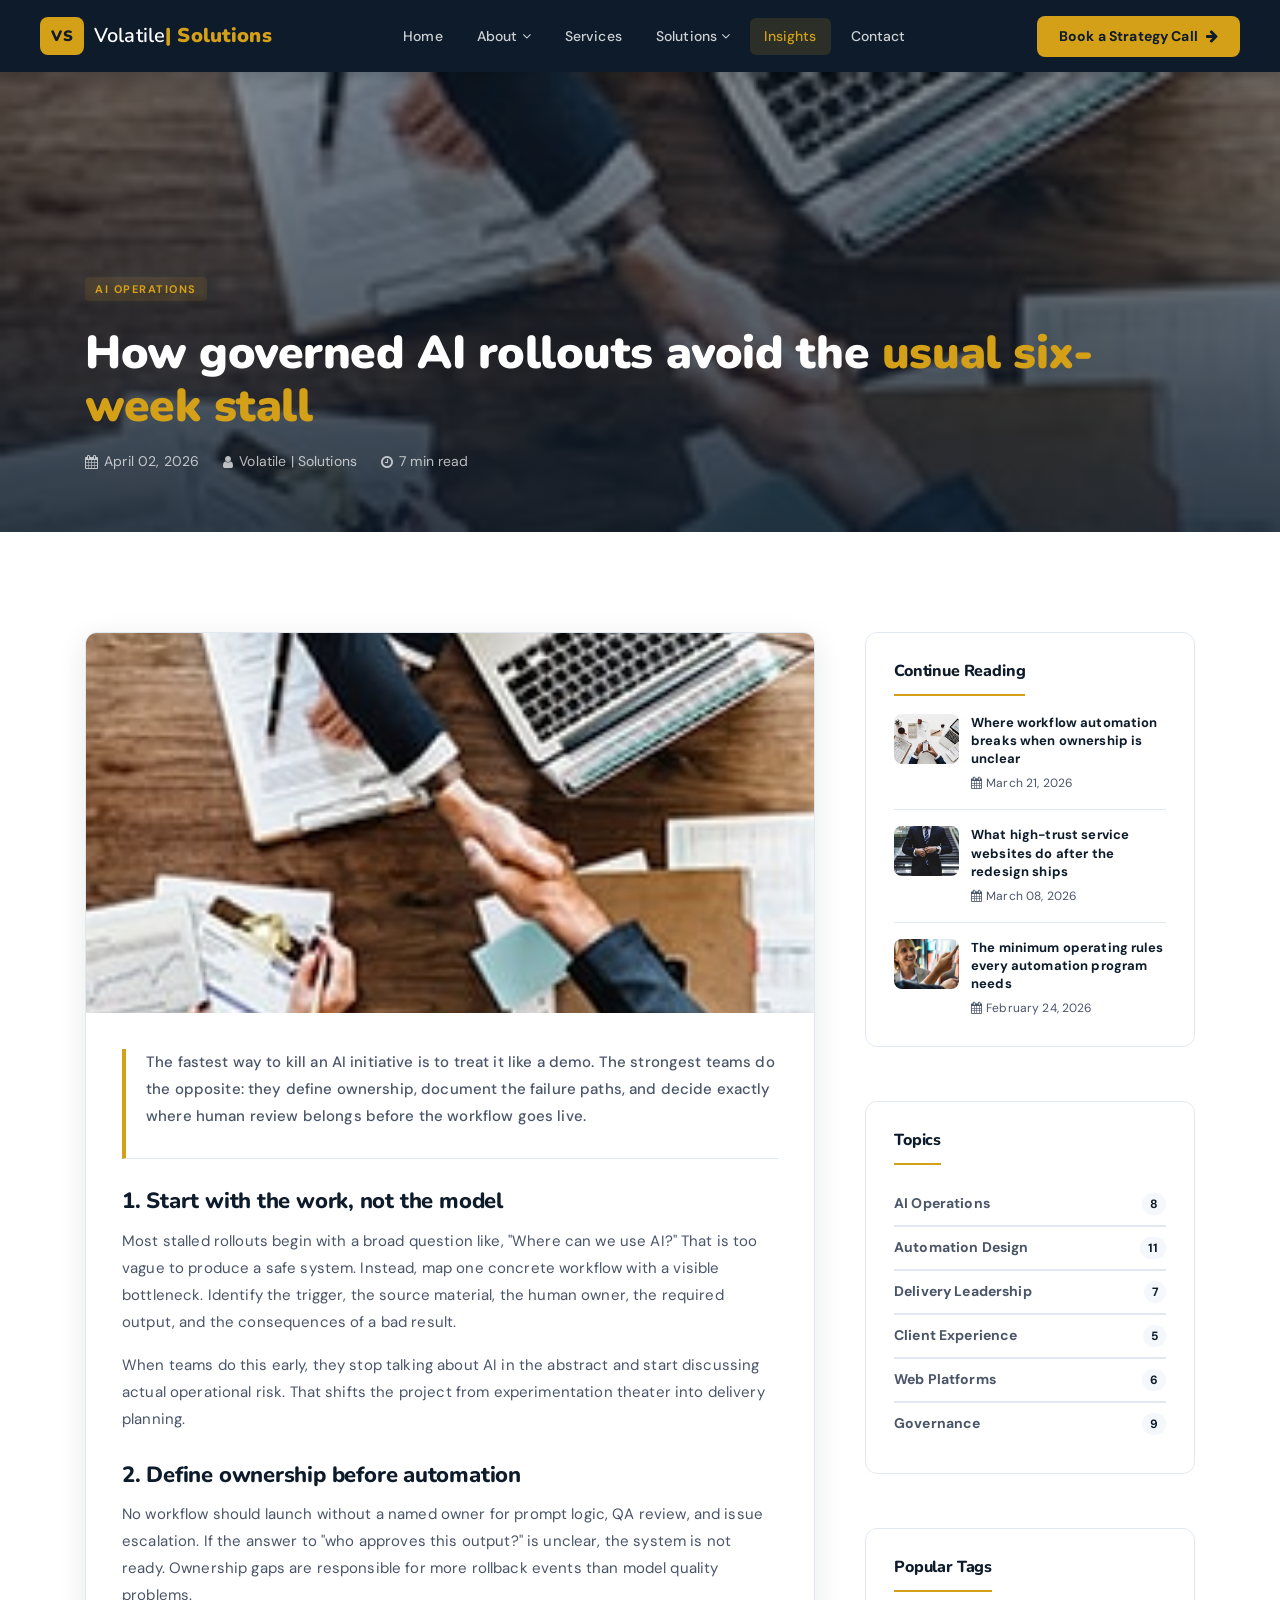
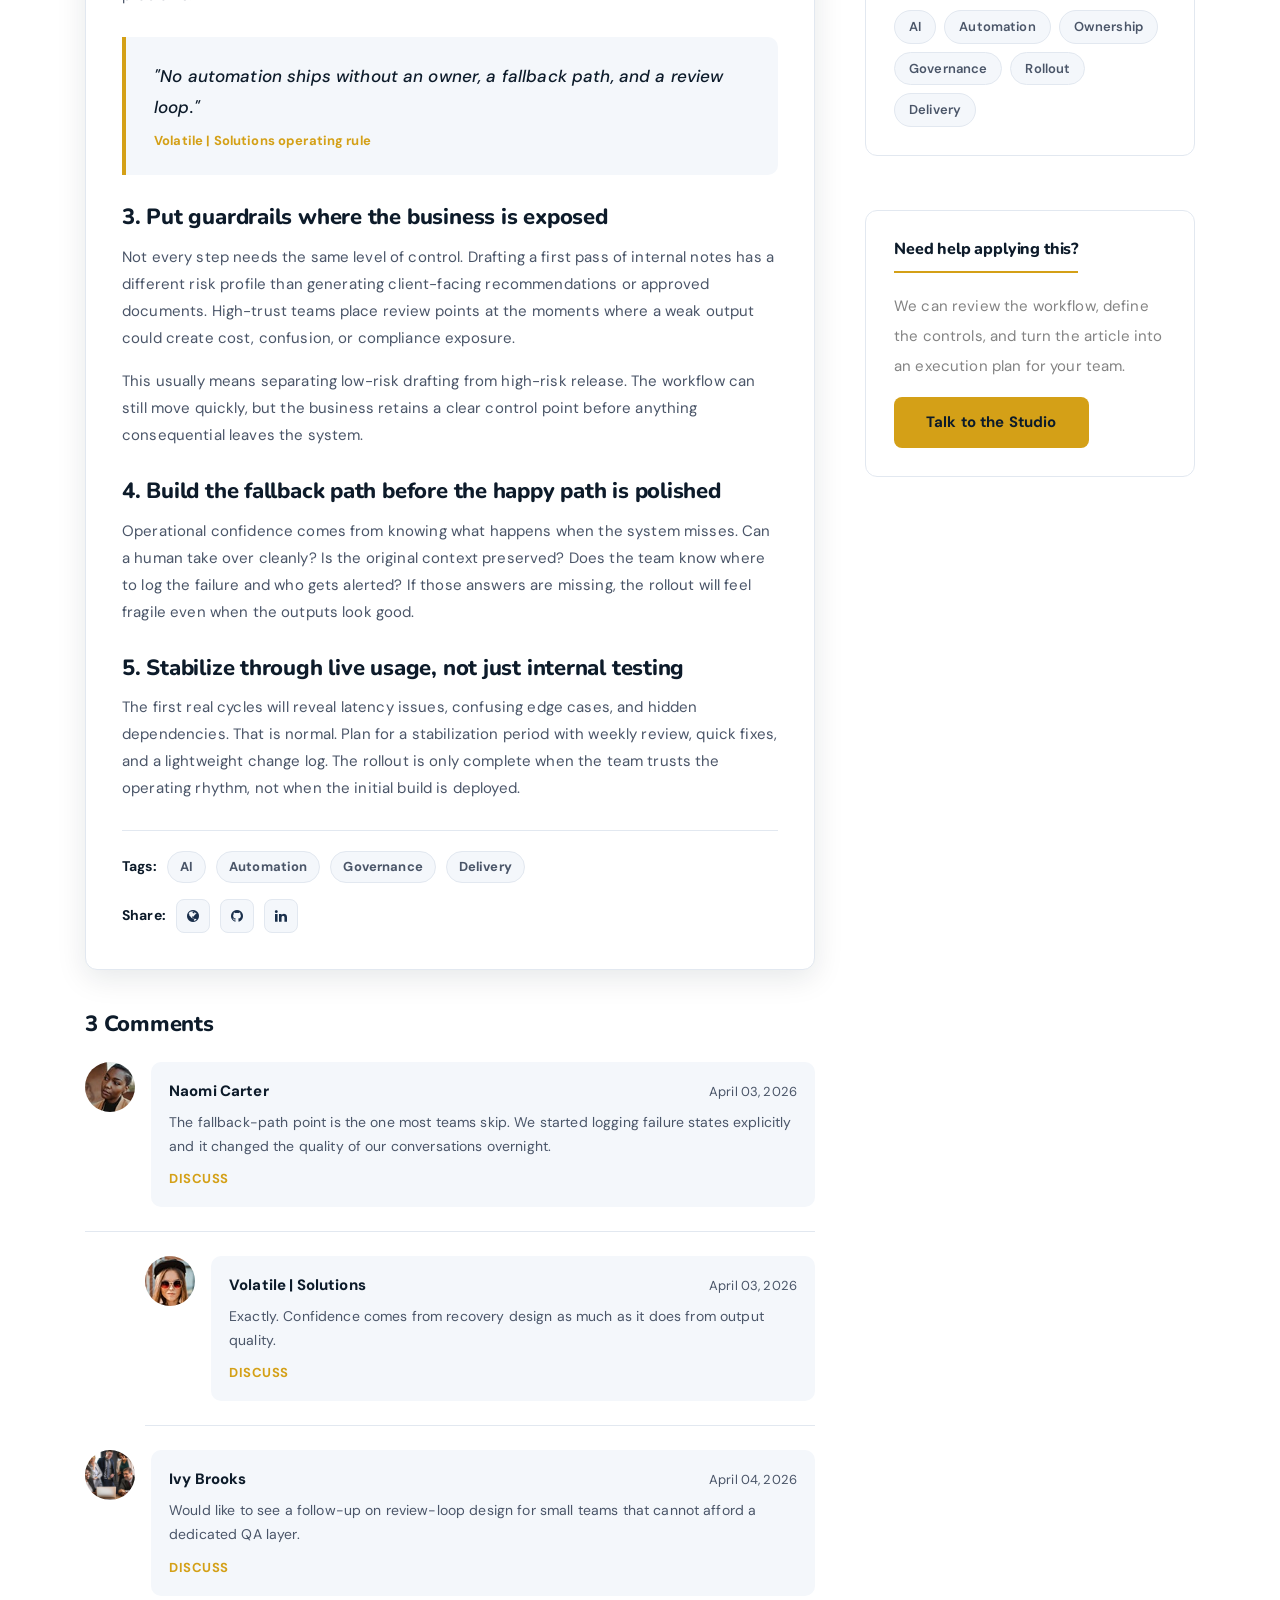
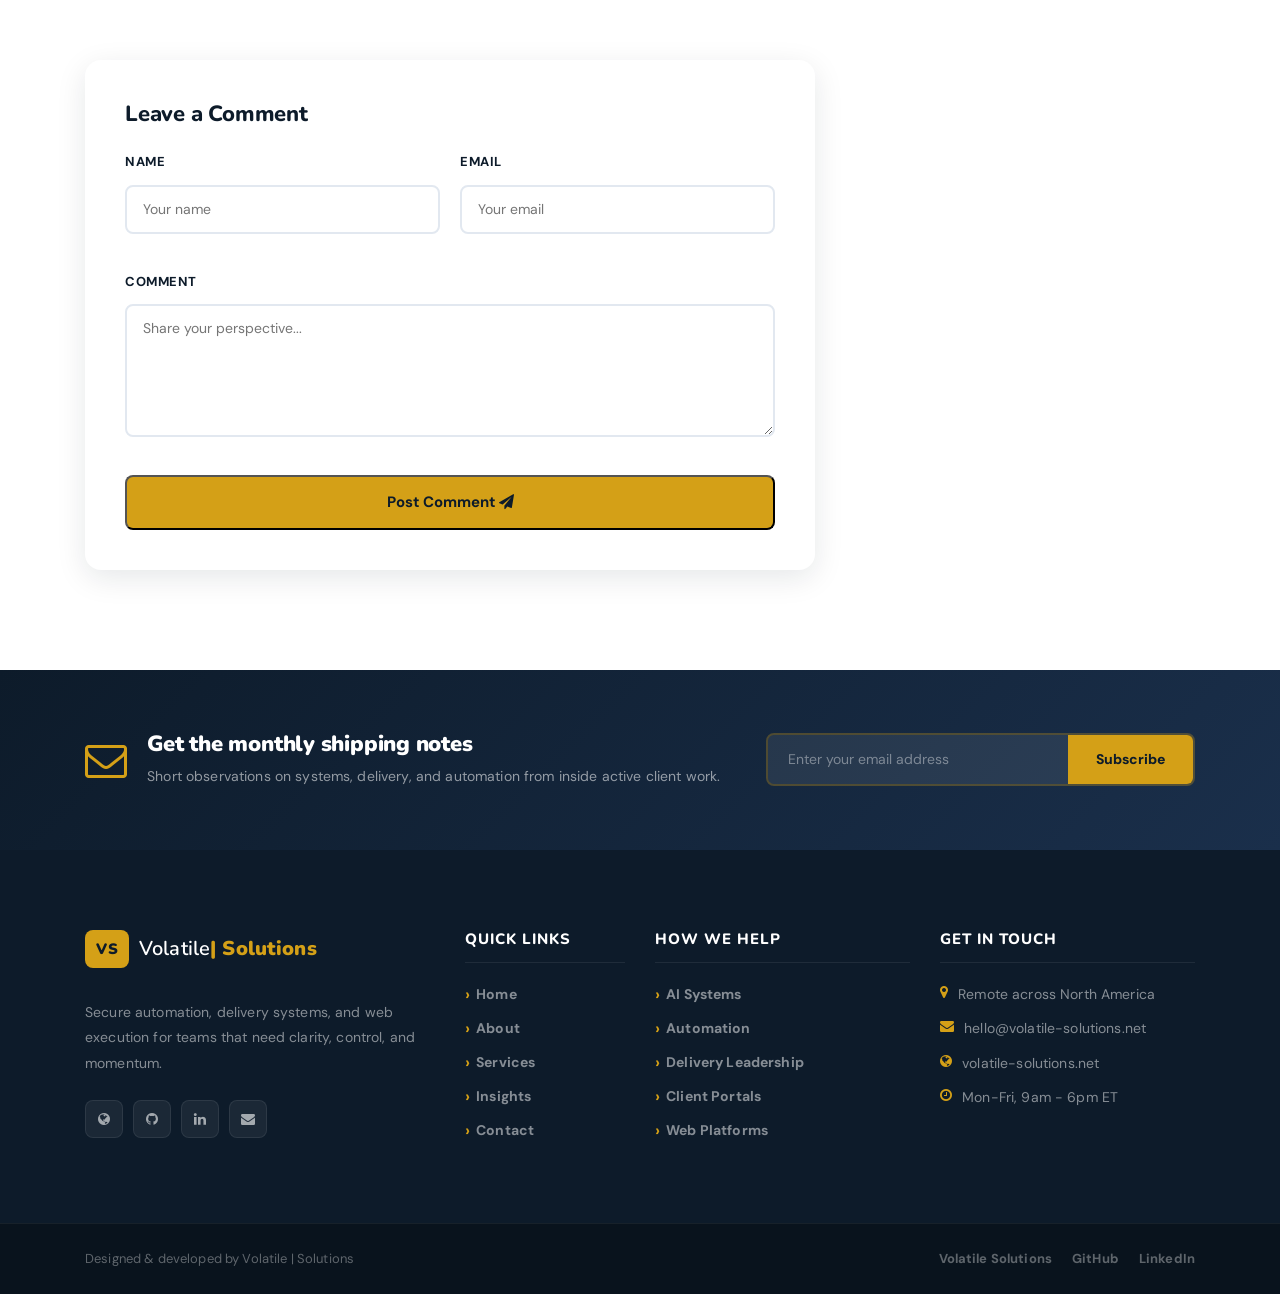
<file: single-post.html>
<!DOCTYPE html>
<html lang="en">

<head>
    <meta charset="UTF-8">
    <meta name="description" content="A Volatile | Solutions playbook for shipping governed AI workflows without losing ownership, QA, or delivery confidence.">
    <meta name="author" content="Volatile | Solutions">
    <meta name="creator" content="Anthony Volatile">
    <meta http-equiv="X-UA-Compatible" content="IE=edge">
    <meta name="viewport" content="width=device-width, initial-scale=1, shrink-to-fit=no">
    <title>Governed AI Rollouts | Volatile | Solutions</title>
    <link rel="icon" href="img/core-img/favicon.ico">
    <link rel="stylesheet" href="style.css">
    <link rel="stylesheet" href="css/custom-override.css">
</head>

<body>
    <div class="preloader d-flex align-items-center justify-content-center">
        <div class="lds-ellipsis"><div></div><div></div><div></div><div></div></div>
    </div>

    <header class="ve-header" id="ve-sticky">
        <div class="container-fluid ve-nav-wrap">
            <div class="ve-logo">
                <a href="index.html">
                    <span class="ve-logo-icon">VS</span>
                    <span class="ve-logo-text">Volatile<strong>| Solutions</strong></span>
                </a>
            </div>
            <nav class="ve-nav">
                <ul>
                    <li><a href="index.html">Home</a></li>
                    <li class="has-drop">
                        <a href="about.html">About <i class="fa fa-angle-down"></i></a>
                        <ul class="ve-dropdown">
                            <li><a href="about.html">Studio Overview</a></li>
                            <li><a href="services.html">Services</a></li>
                            <li><a href="elements.html">Operating Model</a></li>
                        </ul>
                    </li>
                    <li><a href="services.html">Services</a></li>
                    <li class="has-drop">
                        <a href="services.html">Solutions <i class="fa fa-angle-down"></i></a>
                        <ul class="ve-dropdown">
                            <li><a href="services.html#ai-systems">AI Systems</a></li>
                            <li><a href="services.html#automation">Automation</a></li>
                            <li><a href="services.html#delivery">Delivery Leadership</a></li>
                            <li><a href="services.html#web-platforms">Web Platforms</a></li>
                        </ul>
                    </li>
                    <li><a href="post.html" class="active">Insights</a></li>
                    <li><a href="contact.html">Contact</a></li>
                </ul>
            </nav>
            <div class="ve-nav-cta"><a href="contact.html" class="ve-cta-btn">Book a Strategy Call <i class="fa fa-arrow-right"></i></a></div>
            <button class="ve-toggler" id="ve-toggle" aria-label="Open navigation"><span></span><span></span><span></span></button>
        </div>
        <div class="ve-mobile-menu" id="ve-mobile-menu">
            <ul>
                <li><a href="index.html">Home</a></li>
                <li><a href="about.html">About</a></li>
                <li><a href="services.html">Services</a></li>
                <li><a href="elements.html">Operating Model</a></li>
                <li><a href="post.html">Insights</a></li>
                <li><a href="contact.html">Contact</a></li>
            </ul>
        </div>
    </header>

    <section class="ve-page-hero ve-page-hero-sm" style="background-image:url(img/bg-img/10.jpg);">
        <div class="ve-page-hero-overlay"></div>
        <div class="container ve-page-hero-content">
            <span class="ve-insight-cat" style="margin-bottom:16px;">AI Operations</span>
            <h1>How governed AI rollouts avoid the <span>usual six-week stall</span></h1>
            <div class="ve-post-meta-hero">
                <span><i class="fa fa-calendar"></i> April 02, 2026</span>
                <span><i class="fa fa-user"></i> Volatile | Solutions</span>
                <span><i class="fa fa-clock-o"></i> 7 min read</span>
            </div>
        </div>
    </section>

    <section class="ve-section">
        <div class="container">
            <div class="row">
                <div class="col-12 col-lg-8">
                    <article class="ve-article">
                        <div class="ve-article-featured bg-img" style="background-image:url(img/bg-img/10.jpg);"></div>
                        <div class="ve-article-body">
                            <p class="ve-article-lead">The fastest way to kill an AI initiative is to treat it like a demo. The strongest teams do the opposite: they define ownership, document the failure paths, and decide exactly where human review belongs before the workflow goes live.</p>

                            <h3>1. Start with the work, not the model</h3>
                            <p>Most stalled rollouts begin with a broad question like, "Where can we use AI?" That is too vague to produce a safe system. Instead, map one concrete workflow with a visible bottleneck. Identify the trigger, the source material, the human owner, the required output, and the consequences of a bad result.</p>
                            <p>When teams do this early, they stop talking about AI in the abstract and start discussing actual operational risk. That shifts the project from experimentation theater into delivery planning.</p>

                            <h3>2. Define ownership before automation</h3>
                            <p>No workflow should launch without a named owner for prompt logic, QA review, and issue escalation. If the answer to "who approves this output?" is unclear, the system is not ready. Ownership gaps are responsible for more rollback events than model quality problems.</p>

                            <blockquote class="ve-blockquote">
                                <p>"No automation ships without an owner, a fallback path, and a review loop."</p>
                                <cite>Volatile | Solutions operating rule</cite>
                            </blockquote>

                            <h3>3. Put guardrails where the business is exposed</h3>
                            <p>Not every step needs the same level of control. Drafting a first pass of internal notes has a different risk profile than generating client-facing recommendations or approved documents. High-trust teams place review points at the moments where a weak output could create cost, confusion, or compliance exposure.</p>
                            <p>This usually means separating low-risk drafting from high-risk release. The workflow can still move quickly, but the business retains a clear control point before anything consequential leaves the system.</p>

                            <h3>4. Build the fallback path before the happy path is polished</h3>
                            <p>Operational confidence comes from knowing what happens when the system misses. Can a human take over cleanly? Is the original context preserved? Does the team know where to log the failure and who gets alerted? If those answers are missing, the rollout will feel fragile even when the outputs look good.</p>

                            <h3>5. Stabilize through live usage, not just internal testing</h3>
                            <p>The first real cycles will reveal latency issues, confusing edge cases, and hidden dependencies. That is normal. Plan for a stabilization period with weekly review, quick fixes, and a lightweight change log. The rollout is only complete when the team trusts the operating rhythm, not when the initial build is deployed.</p>

                            <div class="ve-article-tags">
                                <strong>Tags:</strong>
                                <a href="post.html">AI</a>
                                <a href="post.html">Automation</a>
                                <a href="post.html">Governance</a>
                                <a href="post.html">Delivery</a>
                            </div>
                            <div class="ve-article-share">
                                <strong>Share:</strong>
                                <a href="https://volatile-solutions.net" target="_blank" rel="noopener noreferrer"><i class="fa fa-globe"></i></a>
                                <a href="https://github.com/AVolatile/" target="_blank" rel="noopener noreferrer"><i class="fa fa-github"></i></a>
                                <a href="https://www.linkedin.com/in/anthony-volatile/" target="_blank" rel="noopener noreferrer"><i class="fa fa-linkedin"></i></a>
                            </div>
                        </div>
                    </article>

                    <div class="ve-comments-section">
                        <h4>3 Comments</h4>
                        <div class="ve-comment">
                            <div class="ve-comment-avatar bg-img" style="background-image:url(img/bg-img/32.jpg);"></div>
                            <div class="ve-comment-body">
                                <div class="ve-comment-meta"><strong>Naomi Carter</strong><span>April 03, 2026</span></div>
                                <p>The fallback-path point is the one most teams skip. We started logging failure states explicitly and it changed the quality of our conversations overnight.</p>
                                <a href="contact.html" class="ve-reply-btn">Discuss</a>
                            </div>
                        </div>
                        <div class="ve-comment ve-comment-reply">
                            <div class="ve-comment-avatar bg-img" style="background-image:url(img/bg-img/33.jpg);"></div>
                            <div class="ve-comment-body">
                                <div class="ve-comment-meta"><strong>Volatile | Solutions</strong><span>April 03, 2026</span></div>
                                <p>Exactly. Confidence comes from recovery design as much as it does from output quality.</p>
                                <a href="contact.html" class="ve-reply-btn">Discuss</a>
                            </div>
                        </div>
                        <div class="ve-comment">
                            <div class="ve-comment-avatar bg-img" style="background-image:url(img/bg-img/14.jpg);"></div>
                            <div class="ve-comment-body">
                                <div class="ve-comment-meta"><strong>Ivy Brooks</strong><span>April 04, 2026</span></div>
                                <p>Would like to see a follow-up on review-loop design for small teams that cannot afford a dedicated QA layer.</p>
                                <a href="contact.html" class="ve-reply-btn">Discuss</a>
                            </div>
                        </div>
                    </div>

                    <div class="ve-comment-form-wrap">
                        <h4>Leave a Comment</h4>
                        <form class="ve-contact-form" data-form-name="comment" action="post.html" method="post">
                            <div class="ve-form-row">
                                <div class="ve-form-group"><label>Name</label><input type="text" placeholder="Your name" required></div>
                                <div class="ve-form-group"><label>Email</label><input type="email" placeholder="Your email" required></div>
                            </div>
                            <div class="ve-form-group"><label>Comment</label><textarea rows="5" placeholder="Share your perspective..."></textarea></div>
                            <button type="submit" class="ve-btn-primary">Post Comment <i class="fa fa-paper-plane"></i></button>
                        </form>
                    </div>
                </div>

                <div class="col-12 col-lg-4">
                    <div class="ve-sidebar">
                        <div class="ve-sidebar-widget">
                            <h5 class="ve-sidebar-title">Continue Reading</h5>
                            <div class="ve-recent-post"><div class="ve-rp-img bg-img" style="background-image:url(img/bg-img/11.jpg);"></div><div><a href="single-post.html">Where workflow automation breaks when ownership is unclear</a><span><i class="fa fa-calendar"></i> March 21, 2026</span></div></div>
                            <div class="ve-recent-post"><div class="ve-rp-img bg-img" style="background-image:url(img/bg-img/12.jpg);"></div><div><a href="single-post.html">What high-trust service websites do after the redesign ships</a><span><i class="fa fa-calendar"></i> March 08, 2026</span></div></div>
                            <div class="ve-recent-post"><div class="ve-rp-img bg-img" style="background-image:url(img/bg-img/23.jpg);"></div><div><a href="single-post.html">The minimum operating rules every automation program needs</a><span><i class="fa fa-calendar"></i> February 24, 2026</span></div></div>
                        </div>
                        <div class="ve-sidebar-widget">
                            <h5 class="ve-sidebar-title">Topics</h5>
                            <ul class="ve-cat-list">
                                <li><a href="post.html">AI Operations <span>8</span></a></li>
                                <li><a href="post.html">Automation Design <span>11</span></a></li>
                                <li><a href="post.html">Delivery Leadership <span>7</span></a></li>
                                <li><a href="post.html">Client Experience <span>5</span></a></li>
                                <li><a href="post.html">Web Platforms <span>6</span></a></li>
                                <li><a href="post.html">Governance <span>9</span></a></li>
                            </ul>
                        </div>
                        <div class="ve-sidebar-widget">
                            <h5 class="ve-sidebar-title">Popular Tags</h5>
                            <div class="ve-tags"><a href="post.html">AI</a><a href="post.html">Automation</a><a href="post.html">Ownership</a><a href="post.html">Governance</a><a href="post.html">Rollout</a><a href="post.html">Delivery</a></div>
                        </div>
                        <div class="ve-sidebar-widget">
                            <h5 class="ve-sidebar-title">Need help applying this?</h5>
                            <p>We can review the workflow, define the controls, and turn the article into an execution plan for your team.</p>
                            <a href="contact.html" class="ve-btn-primary">Talk to the Studio</a>
                        </div>
                    </div>
                </div>
            </div>
        </div>
    </section>

    <section class="ve-newsletter-section">
        <div class="container">
            <div class="ve-newsletter-wrap">
                <div class="ve-nl-left">
                    <i class="fa fa-envelope-o"></i>
                    <div>
                        <h3>Get the monthly shipping notes</h3>
                        <p>Short observations on systems, delivery, and automation from inside active client work.</p>
                    </div>
                </div>
                <div class="ve-nl-right">
                    <form class="ve-nl-form" data-form-name="newsletter" action="contact.html" method="post">
                        <input type="email" placeholder="Enter your email address" required>
                        <button type="submit">Subscribe</button>
                    </form>
                </div>
            </div>
        </div>
    </section>

    <footer class="ve-footer">
        <div class="container">
            <div class="row">
                <div class="col-12 col-sm-6 col-lg-4 mb-50">
                    <div class="ve-footer-brand">
                        <a href="index.html" class="ve-footer-logo"><span class="ve-logo-icon">VS</span><span class="ve-logo-text">Volatile<strong>| Solutions</strong></span></a>
                        <p>Secure automation, delivery systems, and web execution for teams that need clarity, control, and momentum.</p>
                        <div class="ve-social">
                            <a href="https://volatile-solutions.net" target="_blank" rel="noopener noreferrer"><i class="fa fa-globe"></i></a>
                            <a href="https://github.com/AVolatile/" target="_blank" rel="noopener noreferrer"><i class="fa fa-github"></i></a>
                            <a href="https://www.linkedin.com/in/anthony-volatile/" target="_blank" rel="noopener noreferrer"><i class="fa fa-linkedin"></i></a>
                            <a href="contact.html"><i class="fa fa-envelope"></i></a>
                        </div>
                    </div>
                </div>
                <div class="col-12 col-sm-6 col-lg-2 mb-50">
                    <h5 class="ve-footer-title">Quick Links</h5>
                    <ul class="ve-footer-links">
                        <li><a href="index.html">Home</a></li>
                        <li><a href="about.html">About</a></li>
                        <li><a href="services.html">Services</a></li>
                        <li><a href="post.html">Insights</a></li>
                        <li><a href="contact.html">Contact</a></li>
                    </ul>
                </div>
                <div class="col-12 col-sm-6 col-lg-3 mb-50">
                    <h5 class="ve-footer-title">How We Help</h5>
                    <ul class="ve-footer-links">
                        <li><a href="services.html#ai-systems">AI Systems</a></li>
                        <li><a href="services.html#automation">Automation</a></li>
                        <li><a href="services.html#delivery">Delivery Leadership</a></li>
                        <li><a href="services.html#client-portals">Client Portals</a></li>
                        <li><a href="services.html#web-platforms">Web Platforms</a></li>
                    </ul>
                </div>
                <div class="col-12 col-sm-6 col-lg-3 mb-50">
                    <h5 class="ve-footer-title">Get In Touch</h5>
                    <ul class="ve-footer-contact">
                        <li><i class="fa fa-map-marker"></i> Remote across North America</li>
                        <li><i class="fa fa-envelope"></i> hello@volatile-solutions.net</li>
                        <li><i class="fa fa-globe"></i> volatile-solutions.net</li>
                        <li><i class="fa fa-clock-o"></i> Mon-Fri, 9am - 6pm ET</li>
                    </ul>
                </div>
            </div>
        </div>
        <div class="ve-footer-bottom">
            <div class="container">
                <div class="ve-footer-bottom-inner">
                    <p>Designed &amp; developed by Volatile | Solutions</p>
                    <ul>
                        <li><a href="https://volatile-solutions.net" target="_blank" rel="noopener noreferrer">Volatile Solutions</a></li>
                        <li><a href="https://github.com/AVolatile/" target="_blank" rel="noopener noreferrer">GitHub</a></li>
                        <li><a href="https://www.linkedin.com/in/anthony-volatile/" target="_blank" rel="noopener noreferrer">LinkedIn</a></li>
                    </ul>
                </div>
            </div>
        </div>
    </footer>

    <script src="js/jquery/jquery-2.2.4.min.js"></script>
    <script src="js/bootstrap/popper.min.js"></script>
    <script src="js/bootstrap/bootstrap.min.js"></script>
    <script src="js/plugins/plugins.js"></script>
    <script src="js/active.js"></script>
    <script src="js/site.js"></script>
</body>

</html>
</file>
<file: style.css>
/* [Core Stylesheet - 1.0] */
/* :: 1.0 Import Fonts */
@import url("https://fonts.googleapis.com/css2?family=Raleway:wght@300;400;500;600;700&family=Source+Sans+3:wght@300;400;600;700&display=swap");
/* :: 2.0 Import All CSS */
@import url(css/bootstrap.min.css);
@import url(css/classy-nav.css);
@import url(css/owl.carousel.min.css);
@import url(css/animate.css);
@import url(css/font-awesome.min.css);
@import url(css/credit-icon.css);
/* :: 3.0 Base CSS */
* {
  margin: 0;
  padding: 0; }

body {
  font-family: "Source Sans 3", sans-serif;
  font-size: 14px; }

h1,
h2,
h3,
h4,
h5,
h6 {
  font-family: "Raleway", sans-serif;
  color: #000000;
  line-height: 1.3;
  font-weight: 700; }

p {
  color: #838383;
  font-size: 15px;
  line-height: 2;
  font-weight: 400; }

a,
a:hover,
a:focus {
  -webkit-transition-duration: 500ms;
  transition-duration: 500ms;
  text-decoration: none;
  outline: 0 solid transparent;
  color: #000000;
  font-weight: 700;
  font-size: 16px; }

ul,
ol {
  margin: 0; }
  ul li,
  ol li {
    list-style: none; }

img {
  height: auto;
  max-width: 100%; }

/* :: 3.1.0 Spacing */
.mt-15 {
  margin-top: 15px !important; }

.mt-30 {
  margin-top: 30px !important; }

.mt-50 {
  margin-top: 50px !important; }

.mt-70 {
  margin-top: 70px !important; }

.mt-100 {
  margin-top: 100px !important; }

.mb-15 {
  margin-bottom: 15px !important; }

.mb-30 {
  margin-bottom: 30px !important; }

.mb-50 {
  margin-bottom: 50px !important; }

.mb-70 {
  margin-bottom: 70px !important; }

.mb-100 {
  margin-bottom: 100px !important; }

.ml-15 {
  margin-left: 15px !important; }

.ml-30 {
  margin-left: 30px !important; }

.ml-50 {
  margin-left: 50px !important; }

.mr-15 {
  margin-right: 15px !important; }

.mr-30 {
  margin-right: 30px !important; }

.mr-50 {
  margin-right: 50px !important; }

/* :: 3.2.0 Height */
.height-400 {
  height: 400px !important; }

.height-500 {
  height: 500px !important; }

.height-600 {
  height: 600px !important; }

.height-700 {
  height: 700px !important; }

.height-800 {
  height: 800px !important; }

/* :: 3.3.0 Section Padding */
.section-padding-100 {
  padding-top: 100px;
  padding-bottom: 100px; }

.section-padding-100-0 {
  padding-top: 100px;
  padding-bottom: 0; }

.section-padding-0-100 {
  padding-top: 0;
  padding-bottom: 100px; }

.section-padding-100-70 {
  padding-top: 100px;
  padding-bottom: 70px; }

/* :: 3.4.0 Preloader */
.preloader {
  background-color: #1b3a6b;
  width: 100%;
  height: 100%;
  position: fixed;
  top: 0;
  left: 0;
  right: 0;
  z-index: 99999; }
  .preloader .lds-ellipsis {
    display: inline-block;
    position: relative;
    width: 64px;
    height: 64px; }
    .preloader .lds-ellipsis div {
      position: absolute;
      top: 27px;
      width: 11px;
      height: 11px;
      border-radius: 50%;
      background: #0e9c7f;
      animation-timing-function: cubic-bezier(0, 1, 1, 0); }
      .preloader .lds-ellipsis div:nth-child(1) {
        left: 6px;
        -webkit-animation: lds-ellipsis1 0.6s infinite;
        animation: lds-ellipsis1 0.6s infinite; }
      .preloader .lds-ellipsis div:nth-child(2) {
        left: 6px;
        -webkit-animation: lds-ellipsis2 0.6s infinite;
        animation: lds-ellipsis2 0.6s infinite; }
      .preloader .lds-ellipsis div:nth-child(3) {
        left: 26px;
        -webkit-animation: lds-ellipsis2 0.6s infinite;
        animation: lds-ellipsis2 0.6s infinite; }
      .preloader .lds-ellipsis div:nth-child(4) {
        left: 45px;
        -webkit-animation: lds-ellipsis3 0.6s infinite;
        animation: lds-ellipsis3 0.6s infinite; }

@-webkit-keyframes lds-ellipsis1 {
  0% {
    -webkit-transform: scale(0);
    transform: scale(0); }
  100% {
    -webkit-transform: scale(1);
    transform: scale(1); } }
@keyframes lds-ellipsis1 {
  0% {
    -webkit-transform: scale(0);
    transform: scale(0); }
  100% {
    -webkit-transform: scale(1);
    transform: scale(1); } }
@-webkit-keyframes lds-ellipsis3 {
  0% {
    -webkit-transform: scale(1);
    transform: scale(1); }
  100% {
    -webkit-transform: scale(0);
    transform: scale(0); } }
@keyframes lds-ellipsis3 {
  0% {
    -webkit-transform: scale(1);
    transform: scale(1); }
  100% {
    -webkit-transform: scale(0);
    transform: scale(0); } }
@-webkit-keyframes lds-ellipsis2 {
  0% {
    -webkit-transform: translate(0, 0);
    transform: translate(0, 0); }
  100% {
    -webkit-transform: translate(19px, 0);
    transform: translate(19px, 0); } }
@keyframes lds-ellipsis2 {
  0% {
    -webkit-transform: translate(0, 0);
    transform: translate(0, 0); }
  100% {
    -webkit-transform: translate(19px, 0);
    transform: translate(19px, 0); } }
/* :: 3.5.0 Miscellaneous */
.jarallax {
  position: relative;
  z-index: 0; }

.jarallax > .jarallax-img {
  position: absolute;
  object-fit: cover;
  font-family: 'object-fit: cover;';
  top: 0;
  left: 0;
  width: 100%;
  height: 100%;
  z-index: -1; }

.section-heading {
  position: relative;
  z-index: 1;
  margin-bottom: 30px; }
  .section-heading .line {
    width: 25px;
    height: 5px;
    border-radius: 3px;
    background-color: #0e9c7f;
    margin-bottom: 20px; }
  .section-heading p {
    font-size: 12px;
    margin-bottom: 0;
    letter-spacing: 2px;
    color: #a5a5a5;
    text-transform: uppercase; }
  .section-heading h2 {
    font-size: 36px;
    color: #212121;
    font-weight: 700;
    margin-bottom: 0; }
    @media only screen and (min-width: 992px) and (max-width: 1199px) {
      .section-heading h2 {
        font-size: 28px; } }
    @media only screen and (min-width: 768px) and (max-width: 991px) {
      .section-heading h2 {
        font-size: 24px; } }
    @media only screen and (max-width: 767px) {
      .section-heading h2 {
        font-size: 24px; } }
  .section-heading.white .line {
    background-color: #ffffff; }
  .section-heading.white p,
  .section-heading.white h2 {
    color: #ffffff; }
  .section-heading.text-center .line {
    margin-left: auto;
    margin-right: auto; }

.box-shadow {
  position: relative;
  z-index: 1; }
  .box-shadow:hover {
    box-shadow: 0 0 24px rgba(0, 0, 0, 0.2); }

.tooltip-inner {
  background-color: #0e9c7f;
  box-shadow: 0 0 24px rgba(0, 0, 0, 0.2); }

.tooltip .arrow::before {
  border-bottom-color: #0e9c7f; }

.bg-img {
  background-position: center center;
  background-size: cover;
  background-repeat: no-repeat; }

.bg-white {
  background-color: #ffffff !important; }

.bg-dark {
  background-color: #000000 !important; }

.bg-transparent {
  background-color: transparent !important; }

.bg-gray {
  background-color: #f5f7fa; }

.font-bold {
  font-weight: 700; }

.font-light {
  font-weight: 300; }

.bg-overlay {
  position: relative;
  z-index: 2;
  background-position: center center;
  background-size: cover; }
  .bg-overlay::after {
    background-color: rgba(0, 0, 0, 0.61);
    position: absolute;
    z-index: -1;
    top: 0;
    left: 0;
    width: 100%;
    height: 100%;
    content: ""; }

.bg-fixed {
  background-attachment: fixed !important; }

/* :: 3.6.0 ScrollUp */
#scrollUp {
  background-color: #1b3a6b;
  border-radius: 5px 0 0 5px;
  bottom: 70px;
  color: #ffffff;
  font-size: 10px;
  padding: 12px 0;
  height: 60px;
  line-height: 1.5;
  right: 0;
  text-align: center;
  width: 35px;
  -webkit-transition-duration: 500ms;
  transition-duration: 500ms;
  font-weight: 700;
  box-shadow: 0 1px 5px 2px rgba(0, 0, 0, 0.15);
  text-transform: uppercase; }
  #scrollUp i {
    font-size: 18px;
    display: block; }
  #scrollUp:hover {
    background-color: #0e9c7f;
    color: #ffffff; }

/* :: 3.7.0 Credit Button */
.credit-btn {
  -webkit-transition-duration: 500ms;
  transition-duration: 500ms;
  background-color: #0e9c7f;
  position: relative;
  z-index: 1;
  display: inline-block;
  min-width: 175px;
  height: 48px;
  color: #ffffff;
  border-radius: 5px;
  padding: 0 30px;
  font-size: 14px;
  line-height: 48px;
  font-weight: 700;
  text-transform: uppercase; }
  .credit-btn:hover, .credit-btn:focus {
    font-size: 14px;
    font-weight: 700;
    background-color: #1b3a6b;
    color: #ffffff; }
  .credit-btn.btn-2 {
    background-color: #1b3a6b;
    color: #ffffff; }
    .credit-btn.btn-2:hover, .credit-btn.btn-2:focus {
      background-color: #0e9c7f;
      color: #ffffff; }
  .credit-btn.btn-3 {
    background-color: transparent;
    color: #1b3a6b;
    border: 2px solid #1b3a6b;
    line-height: 44px; }
    .credit-btn.btn-3:hover, .credit-btn.btn-3:focus {
      border: 2px solid #1b3a6b;
      background-color: #1b3a6b;
      color: #ffffff; }

/* :: 4.0 Header Area CSS */
.header-area {
  position: relative;
  z-index: 1000;
  width: 100%; }
  .header-area .top-header-area {
    position: relative;
    z-index: 1;
    width: 100%;
    height: 80px;
    background-color: #eef1f7; }
    .header-area .top-header-area .top-contact-info {
      position: relative;
      z-index: 1; }
      .header-area .top-header-area .top-contact-info a {
        display: inline-block;
        color: #838383;
        font-size: 14px;
        margin-bottom: 0;
        display: -webkit-box;
        display: -ms-flexbox;
        display: flex;
        -webkit-box-align: center;
        -ms-flex-align: center;
        -ms-grid-row-align: center;
        align-items: center;
        font-weight: 600; }
        .header-area .top-header-area .top-contact-info a img {
          margin-right: 10px; }
        @media only screen and (max-width: 767px) {
          .header-area .top-header-area .top-contact-info a span {
            display: none; } }
        .header-area .top-header-area .top-contact-info a:first-child {
          margin-right: 30px; }
        .header-area .top-header-area .top-contact-info a:hover, .header-area .top-header-area .top-contact-info a:focus {
          color: #1b3a6b; }
        @media only screen and (min-width: 768px) and (max-width: 991px) {
          .header-area .top-header-area .top-contact-info a {
            font-size: 13px; } }
  .header-area .credit-main-menu {
    position: relative;
    width: 100%;
    z-index: 1;
    background-color: #0e9c7f; }
    .header-area .credit-main-menu::after {
      width: 50%;
      height: 100%;
      background-color: #1b3a6b;
      position: absolute;
      top: 0;
      left: 0;
      content: '';
      z-index: 1; }
    .header-area .credit-main-menu .classy-nav-container {
      background-color: transparent; }
    .header-area .credit-main-menu .classy-navbar {
      height: 85px;
      padding: 0;
      background-color: #1b3a6b; }
      @media only screen and (max-width: 767px) {
        .header-area .credit-main-menu .classy-navbar {
          height: 70px; } }
      .header-area .credit-main-menu .classy-navbar .classynav ul li a {
        font-weight: 600;
        text-transform: capitalize;
        font-size: 15px;
        padding: 0 15px;
        color: #ffffff; }
        .header-area .credit-main-menu .classy-navbar .classynav ul li a:hover, .header-area .credit-main-menu .classy-navbar .classynav ul li a:focus {
          color: #0e9c7f; }
        @media only screen and (min-width: 992px) and (max-width: 1199px) {
          .header-area .credit-main-menu .classy-navbar .classynav ul li a {
            font-size: 14px; } }
        @media only screen and (min-width: 768px) and (max-width: 991px) {
          .header-area .credit-main-menu .classy-navbar .classynav ul li a {
            color: #1b3a6b; } }
        @media only screen and (max-width: 767px) {
          .header-area .credit-main-menu .classy-navbar .classynav ul li a {
            color: #1b3a6b; } }
      .header-area .credit-main-menu .classy-navbar .classynav > ul > li:first-child a {
        padding-left: 0; }
        @media only screen and (min-width: 768px) and (max-width: 991px) {
          .header-area .credit-main-menu .classy-navbar .classynav > ul > li:first-child a {
            padding-left: 15px; } }
        @media only screen and (max-width: 767px) {
          .header-area .credit-main-menu .classy-navbar .classynav > ul > li:first-child a {
            padding-left: 15px; } }
      .header-area .credit-main-menu .classy-navbar .classynav ul li.megamenu-item > a::after,
      .header-area .credit-main-menu .classy-navbar .classynav ul li.has-down > a::after {
        color: #ffffff; }
        @media only screen and (min-width: 768px) and (max-width: 991px) {
          .header-area .credit-main-menu .classy-navbar .classynav ul li.megamenu-item > a::after,
          .header-area .credit-main-menu .classy-navbar .classynav ul li.has-down > a::after {
            color: #1b3a6b; } }
        @media only screen and (max-width: 767px) {
          .header-area .credit-main-menu .classy-navbar .classynav ul li.megamenu-item > a::after,
          .header-area .credit-main-menu .classy-navbar .classynav ul li.has-down > a::after {
            color: #1b3a6b; } }
      .header-area .credit-main-menu .classy-navbar .classynav ul li ul li a {
        color: #1b3a6b;
        font-size: 14px; }
      .header-area .credit-main-menu .classy-navbar .contact {
        position: relative;
        z-index: 1;
        padding-left: 50px;
        height: 100%;
        overflow-y: hidden;
        overflow-x: hidden; }
        .header-area .credit-main-menu .classy-navbar .contact::before {
          width: 100%;
          height: 200%;
          content: '';
          position: absolute;
          top: 42%;
          left: 0;
          z-index: -1;
          background-color: #0e9c7f;
          -webkit-transform: rotate(30deg);
          transform: rotate(30deg); }
        .header-area .credit-main-menu .classy-navbar .contact::after {
          width: 1000%;
          height: 100%;
          content: '';
          position: absolute;
          top: 0;
          left: 62px;
          z-index: -1;
          background-color: #0e9c7f; }
        .header-area .credit-main-menu .classy-navbar .contact a {
          display: inline-block;
          font-size: 24px;
          color: #1b3a6b;
          font-weight: 700;
          line-height: 85px; }
          .header-area .credit-main-menu .classy-navbar .contact a:hover {
            color: #ffffff; }
          @media only screen and (min-width: 992px) and (max-width: 1199px) {
            .header-area .credit-main-menu .classy-navbar .contact a {
              font-size: 20px; } }
          @media only screen and (min-width: 768px) and (max-width: 991px) {
            .header-area .credit-main-menu .classy-navbar .contact a {
              font-size: 18px; } }
          @media only screen and (max-width: 767px) {
            .header-area .credit-main-menu .classy-navbar .contact a {
              font-size: 14px;
              line-height: 70px; } }
  .header-area .is-sticky .credit-main-menu {
    box-shadow: 0 7px 40px 0 rgba(0, 0, 0, 0.3); }

/* :: 5.0 Hero Area CSS */
.hero-area {
  position: relative;
  z-index: 1; }
  .hero-area .owl-dots {
    display: -webkit-box;
    display: -ms-flexbox;
    display: flex;
    -webkit-box-pack: center;
    -ms-flex-pack: center;
    justify-content: center;
    position: absolute;
    width: 100%;
    z-index: 100;
    bottom: 30px;
    left: 0;
    right: 0; }
    .hero-area .owl-dots .owl-dot {
      width: 8px;
      height: 8px;
      background-color: #d2d2d2;
      border-radius: 50%;
      margin: 0 6px; }
      .hero-area .owl-dots .owl-dot.active {
        background-color: #0e9c7f; }
  .hero-area .owl-prev,
  .hero-area .owl-next {
    position: absolute;
    width: 46px;
    height: 46px;
    border-radius: 50%;
    top: 50%;
    margin-top: -23px;
    font-size: 18px;
    color: #ffffff;
    background-color: #1b3a6b;
    left: 20px;
    text-align: center;
    -webkit-transition-duration: 500ms;
    transition-duration: 500ms;
    line-height: 46px;
    opacity: 0;
    visibility: hidden; }
    @media only screen and (max-width: 767px) {
      .hero-area .owl-prev,
      .hero-area .owl-next {
        left: 10px; } }
    .hero-area .owl-prev:hover,
    .hero-area .owl-next:hover {
      background-color: #0e9c7f;
      color: #ffffff; }
  .hero-area .owl-next {
    left: auto;
    right: 20px; }
    @media only screen and (max-width: 767px) {
      .hero-area .owl-next {
        right: 10px; } }
  .hero-area:hover .owl-next,
  .hero-area:hover .owl-prev {
    opacity: 1;
    visibility: visible; }

.single-slide {
  position: relative;
  z-index: 99;
  width: 100%;
  height: 760px;
  background-color: #ffffff;
  overflow: hidden; }
  @media only screen and (min-width: 992px) and (max-width: 1199px) {
    .single-slide {
      height: 600px; } }
  @media only screen and (min-width: 768px) and (max-width: 991px) {
    .single-slide {
      height: 600px; } }
  @media only screen and (max-width: 767px) {
    .single-slide {
      height: 600px; } }
  .single-slide .slide-bg-img {
    position: absolute;
    width: 100%;
    height: 100%;
    z-index: -12;
    top: 0;
    left: 0;
    right: 0;
    bottom: 0;
    -webkit-animation: slide-bg linear 10000ms infinite;
    animation: slide-bg linear 10000ms infinite; }
  .single-slide .slide-du-indicator {
    position: absolute;
    z-index: 10;
    width: 0;
    height: 2px;
    background-color: #0e9c7f;
    left: 0;
    bottom: 0;
    -webkit-animation: slide-du-indicator linear 10000ms infinite;
    animation: slide-du-indicator linear 10000ms infinite; }
  .single-slide .welcome-text {
    position: relative;
    z-index: 1; }
    .single-slide .welcome-text h6 {
      font-size: 18px;
      font-weight: 400;
      color: #ffffff;
      margin-bottom: 15px; }
    .single-slide .welcome-text h2 {
      font-size: 70px;
      color: #ffffff;
      font-weight: 600;
      margin-bottom: 10px;
      text-transform: uppercase; }
      .single-slide .welcome-text h2 span {
        color: #0e9c7f; }
      @media only screen and (min-width: 992px) and (max-width: 1199px) {
        .single-slide .welcome-text h2 {
          font-size: 48px; } }
      @media only screen and (min-width: 768px) and (max-width: 991px) {
        .single-slide .welcome-text h2 {
          font-size: 42px; } }
      @media only screen and (max-width: 767px) {
        .single-slide .welcome-text h2 {
          font-size: 24px; } }
    .single-slide .welcome-text p {
      font-size: 16px;
      color: #ffffff; }

@-webkit-keyframes slide-du-indicator {
  0% {
    width: 0; }
  100% {
    width: 100%; } }
@keyframes slide-du-indicator {
  0% {
    width: 0; }
  100% {
    width: 100%; } }
@-webkit-keyframes slide-bg {
  0% {
    -webkit-transform: scale(1.3);
    transform: scale(1.3); }
  100% {
    -webkit-transform: scale(1);
    transform: scale(1); } }
@keyframes slide-bg {
  0% {
    -webkit-transform: scale(1.3);
    transform: scale(1.3); }
  100% {
    -webkit-transform: scale(1);
    transform: scale(1); } }
/* :: 6.0 Features Area CSS */
.single-features-area {
  position: relative;
  z-index: 1; }
  .single-features-area h6 {
    font-size: 18px;
    color: #6e6e6e;
    margin-bottom: 0;
    font-family: "Source Sans 3", sans-serif;
    font-weight: 600;
    line-height: 1.8; }
  .single-features-area img {
    margin-bottom: 15px; }
  .single-features-area h5 {
    font-size: 18px;
    margin-bottom: 0;
    -webkit-transition-duration: 500ms;
    transition-duration: 500ms; }
    @media only screen and (min-width: 992px) and (max-width: 1199px) {
      .single-features-area h5 {
        font-size: 15px; } }
  .single-features-area:hover h5 {
    color: #0e9c7f; }

/* :: 7.0 Special Feature CSS */
.special-feature-area {
  position: relative;
  z-index: 1; }
  .special-feature-area .special-feature-content {
    -webkit-box-flex: 0;
    -ms-flex: 0 0 50%;
    flex: 0 0 50%;
    max-width: 50%;
    width: 50%;
    background-color: #0e9c7f; }
    @media only screen and (max-width: 767px) {
      .special-feature-area .special-feature-content {
        -webkit-box-flex: 0;
        -ms-flex: 0 0 100%;
        flex: 0 0 100%;
        max-width: 100%;
        width: 100%; } }
    .special-feature-area .special-feature-content .feature-text {
      position: relative;
      z-index: 1;
      max-width: 555px;
      margin-left: auto;
      padding-right: 70px; }
      .special-feature-area .special-feature-content .feature-text h6 {
        color: #ffffff;
        line-height: 1.7;
        margin-bottom: 50px;
        font-weight: 600; }
        @media only screen and (min-width: 768px) and (max-width: 991px) {
          .special-feature-area .special-feature-content .feature-text h6 {
            font-size: 14px; } }
        @media only screen and (max-width: 767px) {
          .special-feature-area .special-feature-content .feature-text h6 {
            font-size: 14px; } }
      @media only screen and (min-width: 992px) and (max-width: 1199px) {
        .special-feature-area .special-feature-content .feature-text {
          max-width: 465px;
          padding-right: 40px; } }
      @media only screen and (min-width: 768px) and (max-width: 991px) {
        .special-feature-area .special-feature-content .feature-text {
          max-width: 350px;
          padding-right: 20px; } }
      @media only screen and (max-width: 767px) {
        .special-feature-area .special-feature-content .feature-text {
          max-width: 100%;
          padding-right: 15px;
          padding-left: 15px; } }
  .special-feature-area .special-feature-thumbnail {
    -webkit-box-flex: 0;
    -ms-flex: 0 0 50%;
    flex: 0 0 50%;
    max-width: 50%;
    width: 50%; }
    @media only screen and (max-width: 767px) {
      .special-feature-area .special-feature-thumbnail {
        -webkit-box-flex: 0;
        -ms-flex: 0 0 100%;
        flex: 0 0 100%;
        max-width: 100%;
        width: 100%;
        height: 250px; } }
  .special-feature-area.style-2 .special-feature-content {
    background-color: #1b3a6b; }
    .special-feature-area.style-2 .special-feature-content .feature-text {
      margin-left: 0;
      margin-right: auto;
      padding-right: 0;
      padding-left: 70px; }
      @media only screen and (min-width: 992px) and (max-width: 1199px) {
        .special-feature-area.style-2 .special-feature-content .feature-text {
          padding-left: 40px; } }
      @media only screen and (min-width: 768px) and (max-width: 991px) {
        .special-feature-area.style-2 .special-feature-content .feature-text {
          padding-left: 20px; } }
      @media only screen and (max-width: 767px) {
        .special-feature-area.style-2 .special-feature-content .feature-text {
          padding-left: 15px;
          padding-right: 15px; } }

/* :: 8.0 CTA Area CSS */
.cta-area {
  position: relative;
  z-index: 1; }
  .cta-area .cta-thumbnail {
    -webkit-box-flex: 0;
    -ms-flex: 0 0 50%;
    flex: 0 0 50%;
    max-width: 50%;
    width: 50%; }
    @media only screen and (min-width: 768px) and (max-width: 991px) {
      .cta-area .cta-thumbnail {
        -webkit-box-flex: 0;
        -ms-flex: 0 0 100%;
        flex: 0 0 100%;
        max-width: 100%;
        width: 100%;
        height: 400px; } }
    @media only screen and (max-width: 767px) {
      .cta-area .cta-thumbnail {
        -webkit-box-flex: 0;
        -ms-flex: 0 0 100%;
        flex: 0 0 100%;
        max-width: 100%;
        width: 100%;
        height: 280px; } }
  .cta-area .cta-content {
    position: relative;
    z-index: 1;
    padding: 100px 5%;
    -webkit-box-flex: 0;
    -ms-flex: 0 0 50%;
    flex: 0 0 50%;
    max-width: 50%;
    width: 50%;
    background-color: #0e9c7f; }
    @media only screen and (min-width: 768px) and (max-width: 991px) {
      .cta-area .cta-content {
        -webkit-box-flex: 0;
        -ms-flex: 0 0 100%;
        flex: 0 0 100%;
        max-width: 100%;
        width: 100%; } }
    @media only screen and (max-width: 767px) {
      .cta-area .cta-content {
        -webkit-box-flex: 0;
        -ms-flex: 0 0 100%;
        flex: 0 0 100%;
        max-width: 100%;
        width: 100%; } }
    .cta-area .cta-content h6 {
      color: #ffffff;
      font-weight: 600;
      font-family: "Source Sans 3", sans-serif;
      line-height: 1.8; }
    .cta-area .cta-content .single-skils-area .skills-text span {
      color: #ffffff;
      font-size: 18px;
      font-weight: 700; }
    .cta-area .cta-content .single-skils-area p {
      margin-bottom: 0;
      font-family: "Source Sans 3", sans-serif;
      letter-spacing: 2px;
      color: #ffffff;
      text-transform: uppercase; }

.cta-2-area {
  position: relative;
  z-index: 1;
  background-color: #1b3a6b;
  padding-top: 50px; }
  .cta-2-area .cta-content .cta-text {
    position: relative;
    z-index: 1;
    margin-bottom: 50px; }
    .cta-2-area .cta-content .cta-text h4 {
      color: #ffffff;
      font-family: "Source Sans 3", sans-serif;
      margin-bottom: 0;
      font-weight: 600; }
      @media only screen and (min-width: 768px) and (max-width: 991px) {
        .cta-2-area .cta-content .cta-text h4 {
          font-size: 18px; } }
    .cta-2-area .cta-content .cta-text p {
      color: #ffffff;
      font-size: 14px;
      margin-bottom: 0; }
    @media only screen and (max-width: 767px) {
      .cta-2-area .cta-content .cta-text {
        -webkit-box-flex: 0;
        -ms-flex: 0 0 100%;
        flex: 0 0 100%;
        max-width: 100%;
        width: 100%; } }
  .cta-2-area .cta-content .cta-btn {
    position: relative;
    z-index: 1;
    margin-bottom: 50px; }
    @media only screen and (max-width: 767px) {
      .cta-2-area .cta-content .cta-btn {
        -webkit-box-flex: 0;
        -ms-flex: 0 0 100%;
        flex: 0 0 100%;
        max-width: 100%;
        width: 100%; } }

.contact--area .section-heading h2,
.news--area .section-heading h2 {
  font-size: 24px; }

.news--area {
  position: relative;
  z-index: 1; }

.single-news-area {
  position: relative;
  z-index: 1;
  margin-bottom: 15px; }
  .single-news-area:last-child {
    margin-bottom: 0; }
  .single-news-area .news-thumbnail {
    -webkit-box-flex: 0;
    -ms-flex: 0 0 37%;
    flex: 0 0 37%;
    max-width: 37%;
    width: 37%; }
  .single-news-area .news-content {
    -webkit-box-flex: 0;
    -ms-flex: 0 0 63%;
    flex: 0 0 63%;
    max-width: 63%;
    width: 63%;
    padding-left: 15px; }
    .single-news-area .news-content span {
      font-size: 10px;
      color: #ffffff;
      background-color: #0e9c7f;
      padding: 3px 15px;
      border-radius: 30px;
      display: inline-block;
      margin-bottom: 5px; }
    .single-news-area .news-content a {
      display: block;
      font-weight: 400;
      font-size: 16px;
      margin-bottom: 0; }
      .single-news-area .news-content a:hover, .single-news-area .news-content a:focus {
        color: #0e9c7f; }
    .single-news-area .news-content .news-meta a {
      position: relative;
      z-index: 1;
      display: inline-block;
      font-size: 12px;
      color: #838383;
      font-weight: 600;
      margin-bottom: 0;
      line-height: 1; }
      .single-news-area .news-content .news-meta a img {
        margin-right: 5px; }
      .single-news-area .news-content .news-meta a:last-child {
        margin-left: 31px; }
        .single-news-area .news-content .news-meta a:last-child::after {
          content: '|';
          position: absolute;
          top: 0;
          left: -20px;
          z-index: 1; }
      .single-news-area .news-content .news-meta a:hover, .single-news-area .news-content .news-meta a:focus {
        color: #0e9c7f; }
      @media only screen and (min-width: 992px) and (max-width: 1199px) {
        .single-news-area .news-content .news-meta a {
          font-size: 10px; } }
      @media only screen and (max-width: 767px) {
        .single-news-area .news-content .news-meta a {
          font-size: 10px; } }

.contact--area {
  position: relative;
  z-index: 1; }
  .contact--area .contact-content {
    padding: 55px 45px;
    background-color: #ffffff;
    border: 1px solid #afbace; }
    @media only screen and (min-width: 992px) and (max-width: 1199px) {
      .contact--area .contact-content {
        padding: 30px; } }
    @media only screen and (max-width: 767px) {
      .contact--area .contact-content {
        padding: 20px; } }
    .contact--area .contact-content .single-contact-content {
      position: relative;
      z-index: 1;
      margin-bottom: 45px; }
      .contact--area .contact-content .single-contact-content:last-child {
        margin-bottom: 0; }
      .contact--area .contact-content .single-contact-content .icon {
        -webkit-box-flex: 0;
        -ms-flex: 0 0 48px;
        flex: 0 0 48px;
        max-width: 48px;
        width: 48px;
        height: 48px;
        line-height: 48px;
        color: #ffffff;
        text-align: center;
        margin-right: 15px;
        background-color: #0e9c7f; }
      .contact--area .contact-content .single-contact-content .text p {
        font-weight: 600;
        color: #212121;
        margin-bottom: 0; }
        @media only screen and (min-width: 992px) and (max-width: 1199px) {
          .contact--area .contact-content .single-contact-content .text p {
            font-size: 12px; } }
        @media only screen and (max-width: 767px) {
          .contact--area .contact-content .single-contact-content .text p {
            font-size: 12px; } }
      .contact--area .contact-content .single-contact-content .text span {
        font-size: 11px;
        text-transform: uppercase;
        letter-spacing: 2px;
        color: #838383; }
  .contact--area.contact-page .contact-content {
    padding: 35px;
    border: none;
    background-color: #1b3a6b; }
    .contact--area.contact-page .contact-content h5 {
      color: #ffffff;
      font-weight: 600;
      font-size: 18px;
      margin-bottom: 35px; }
    .contact--area.contact-page .contact-content .single-contact-content .text p,
    .contact--area.contact-page .contact-content .single-contact-content .text span {
      color: #ffffff; }

/* :: 9.0 Newsletter Area CSS */
.newsletter-area {
  position: relative;
  z-index: 3; }
  .newsletter-area::after {
    content: '';
    position: absolute;
    width: 100%;
    height: 100%;
    top: 0;
    left: 0;
    background-color: rgba(0, 54, 121, 0.7);
    z-index: -1; }
  .newsletter-area .nl-content {
    position: relative;
    z-index: 1; }
    .newsletter-area .nl-content h2 {
      color: #ffffff;
      margin-bottom: 25px;
      display: block;
      font-weight: 400;
      font-size: 30px; }
      @media only screen and (max-width: 767px) {
        .newsletter-area .nl-content h2 {
          font-size: 18px; } }
    .newsletter-area .nl-content form {
      width: 100%;
      position: relative;
      z-index: 1;
      margin-bottom: 30px; }
      .newsletter-area .nl-content form input {
        width: 100%;
        height: 45px;
        background-color: #ffffff;
        border-radius: 30px;
        border: none;
        font-size: 12px;
        font-style: italic;
        padding: 0 20px; }
      .newsletter-area .nl-content form button {
        -webkit-transition-duration: 500ms;
        transition-duration: 500ms;
        position: absolute;
        width: 130px;
        height: 45px;
        background-color: #0e9c7f;
        border: none;
        border-radius: 0 30px 30px 0;
        top: 0;
        right: 0;
        font-weight: 700;
        font-size: 14px;
        color: #ffffff;
        text-align: center;
        cursor: pointer;
        z-index: 20; }
        .newsletter-area .nl-content form button:hover {
          background-color: #1b3a6b; }
        .newsletter-area .nl-content form button:focus {
          outline: none;
          box-shadow: none; }
        @media only screen and (max-width: 767px) {
          .newsletter-area .nl-content form button {
            width: 100px; } }
    .newsletter-area .nl-content p {
      font-size: 12px;
      color: #ffffff;
      margin-bottom: 0; }

/* :: 10.0 Team Member Area CSS */
.single-team-member-area {
  position: relative;
  z-index: 1;
  text-align: center; }
  .single-team-member-area .team-thumb {
    -webkit-transition-duration: 500ms;
    transition-duration: 500ms;
    position: relative;
    z-index: 1;
    width: 180px;
    border-radius: 50%;
    margin: 0 auto 40px;
    height: 180px; }
    .single-team-member-area .team-thumb::after {
      -webkit-transition-duration: 500ms;
      transition-duration: 500ms;
      content: '';
      width: 100%;
      height: 100%;
      background-color: transparent;
      border: 8px solid #1b3a6b;
      top: 0;
      left: 0;
      position: absolute;
      z-index: 100;
      border-radius: 50%;
      opacity: 0;
      visibility: hidden; }
    .single-team-member-area .team-thumb img {
      border-radius: 50%; }
    .single-team-member-area .team-thumb .view-more a {
      position: absolute;
      width: 62px;
      height: 62px;
      border-radius: 15px;
      background-color: #0e9c7f;
      text-align: center;
      bottom: -10px;
      right: 0;
      z-index: 300;
      color: #ffffff;
      line-height: 62px;
      font-size: 18px; }
      .single-team-member-area .team-thumb .view-more a:hover {
        background-color: #1b3a6b; }
    .single-team-member-area .team-thumb:hover {
      box-shadow: 0 0 50px 0 rgba(0, 0, 0, 0.2); }
      .single-team-member-area .team-thumb:hover::after {
        opacity: 1;
        visibility: visible; }
  .single-team-member-area .team-info {
    position: relative;
    z-index: 1; }
    .single-team-member-area .team-info h5 {
      -webkit-transition-duration: 500ms;
      transition-duration: 500ms;
      font-size: 18px;
      margin-bottom: 5px; }
    .single-team-member-area .team-info h6 {
      font-size: 14px;
      font-weight: 600;
      margin-bottom: 0;
      color: #6e6e6e; }
  .single-team-member-area:hover .team-info h5 {
    color: #0e9c7f; }

/* :: 11.0 Footer Area CSS */
.footer-area {
  position: relative;
  z-index: 1;
  background-color: #021c3c; }
  .footer-area .single-footer-widget {
    position: relative;
    z-index: 1; }
    .footer-area .single-footer-widget .widget-title {
      font-size: 18px;
      color: #0e9c7f;
      margin-bottom: 40px;
      font-weight: 400; }
    .footer-area .single-footer-widget ul li a {
      display: block;
      color: #ffffff;
      font-size: 14px;
      font-weight: 400;
      margin-bottom: 30px;
      position: relative;
      z-index: 1;
      padding-left: 23px; }
      .footer-area .single-footer-widget ul li a::before {
        content: '';
        width: 8px;
        height: 8px;
        top: 7px;
        left: 0;
        border-radius: 50%;
        background-color: #0e9c7f;
        position: absolute;
        z-index: 1; }
      .footer-area .single-footer-widget ul li a:hover, .footer-area .single-footer-widget ul li a:focus {
        color: #0e9c7f; }
    .footer-area .single-footer-widget ul li:last-child a {
      margin-bottom: 0; }
  .footer-area .copywrite-area {
    position: relative;
    z-index: 1;
    border-top: 1px solid #3c4450;
    padding: 30px 0; }
    .footer-area .copywrite-area .copywrite-text {
      font-size: 14px;
      margin-bottom: 0;
      color: #636b75;
      font-weight: 400; }
      @media only screen and (max-width: 767px) {
        .footer-area .copywrite-area .copywrite-text {
          margin-top: 30px; } }
      @media only screen and (min-width: 480px) and (max-width: 767px) {
        .footer-area .copywrite-area .copywrite-text {
          margin-top: 0; } }
      .footer-area .copywrite-area .copywrite-text a {
        color: #636b75;
        font-size: 14px;
        font-weight: 400; }
        .footer-area .copywrite-area .copywrite-text a:hover, .footer-area .copywrite-area .copywrite-text a:focus {
          color: #0e9c7f; }

/* :: 12.0 Blog Area CSS */
.breadcrumb-area {
  position: relative;
  z-index: 1;
  width: 100%;
  height: 255px; }
  @media only screen and (max-width: 767px) {
    .breadcrumb-area {
      height: 180px; } }
  .breadcrumb-area .breadcrumb-content h2 {
    color: #ffffff;
    font-size: 30px;
    text-transform: uppercase;
    display: block; }
    @media only screen and (max-width: 767px) {
      .breadcrumb-area .breadcrumb-content h2 {
        font-size: 24px; } }
  .breadcrumb-area .breadcrumb-content .breadcrumb {
    background-color: transparent;
    padding: 0;
    margin-bottom: 0; }
    .breadcrumb-area .breadcrumb-content .breadcrumb .breadcrumb-item::before {
      color: #ffffff; }
    .breadcrumb-area .breadcrumb-content .breadcrumb .breadcrumb-item.active {
      color: #0e9c7f;
      font-size: 16px;
      font-weight: 600; }
    .breadcrumb-area .breadcrumb-content .breadcrumb .breadcrumb-item a {
      font-size: 16px;
      color: #ffffff;
      font-weight: 600; }
      .breadcrumb-area .breadcrumb-content .breadcrumb .breadcrumb-item a:hover {
        color: #0e9c7f; }

.single-latest-news-area {
  position: relative;
  z-index: 1;
  margin-bottom: 20px; }
  .single-latest-news-area:last-child {
    margin-bottom: 0; }
  .single-latest-news-area .news-thumbnail {
    -webkit-box-flex: 0;
    -ms-flex: 0 0 25%;
    flex: 0 0 25%;
    max-width: 25%;
    width: 25%; }
  .single-latest-news-area .news-content {
    -webkit-box-flex: 0;
    -ms-flex: 0 0 75%;
    flex: 0 0 75%;
    max-width: 75%;
    width: 75%;
    padding-left: 10px; }
    .single-latest-news-area .news-content a {
      display: block;
      font-weight: 600;
      font-size: 14px;
      margin-bottom: 0;
      color: #ffffff; }
      .single-latest-news-area .news-content a:hover, .single-latest-news-area .news-content a:focus {
        color: #0e9c7f; }
    .single-latest-news-area .news-content .news-meta a {
      position: relative;
      z-index: 1;
      display: inline-block;
      font-size: 12px;
      color: #838383;
      font-weight: 600;
      margin-bottom: 0; }
      @media only screen and (min-width: 992px) and (max-width: 1199px) {
        .single-latest-news-area .news-content .news-meta a {
          font-size: 9px; } }
      .single-latest-news-area .news-content .news-meta a img {
        margin-right: 2px; }
      .single-latest-news-area .news-content .news-meta a:last-child {
        margin-left: 21px; }
        .single-latest-news-area .news-content .news-meta a:last-child::after {
          content: '|';
          position: absolute;
          top: 0;
          left: -15px;
          z-index: 1; }
      .single-latest-news-area .news-content .news-meta a:hover, .single-latest-news-area .news-content .news-meta a:focus {
        color: #0e9c7f; }

.single-blog-area {
  position: relative;
  z-index: 1; }
  .single-blog-area .blog-thumbnail {
    position: relative;
    z-index: 1;
    margin-bottom: 35px; }
    .single-blog-area .blog-thumbnail a {
      display: block; }
      .single-blog-area .blog-thumbnail a img {
        border-radius: 5px; }
  .single-blog-area .blog-content {
    position: relative;
    z-index: 1; }
    .single-blog-area .blog-content span {
      font-size: 10px;
      color: #ffffff;
      background-color: #0e9c7f;
      padding: 3px 15px;
      border-radius: 30px;
      display: inline-block;
      margin-bottom: 5px; }
    .single-blog-area .blog-content .post-title {
      display: block;
      font-weight: 600;
      font-size: 24px;
      margin-bottom: 0;
      color: #212121; }
      .single-blog-area .blog-content .post-title:hover, .single-blog-area .blog-content .post-title:focus {
        color: #0e9c7f; }
    .single-blog-area .blog-content .blog-meta {
      margin-bottom: 30px; }
      .single-blog-area .blog-content .blog-meta a {
        position: relative;
        z-index: 1;
        display: inline-block;
        font-size: 12px;
        color: #838383;
        font-weight: 600;
        margin-bottom: 0; }
        @media only screen and (min-width: 992px) and (max-width: 1199px) {
          .single-blog-area .blog-content .blog-meta a {
            font-size: 9px; } }
        .single-blog-area .blog-content .blog-meta a img {
          margin-right: 2px; }
        .single-blog-area .blog-content .blog-meta a:last-child {
          margin-left: 21px; }
          .single-blog-area .blog-content .blog-meta a:last-child::after {
            content: '|';
            position: absolute;
            top: 0;
            left: -15px;
            z-index: 1; }
        .single-blog-area .blog-content .blog-meta a:hover, .single-blog-area .blog-content .blog-meta a:focus {
          color: #0e9c7f; }
    .single-blog-area .blog-content p {
      margin-bottom: 0; }

.post-details-content {
  position: relative;
  z-index: 1; }
  .post-details-content img {
    border-radius: 5px;
    margin-bottom: 30px; }
  .post-details-content p {
    margin-bottom: 25px; }

.pagination {
  position: relative;
  z-index: 1; }
  .pagination .page-item .page-link {
    width: 40px;
    height: 40px;
    background-color: #ffffff;
    border-radius: 5px;
    line-height: 40px;
    font-weight: 600;
    font-size: 16px;
    color: #212121;
    padding: 0;
    border: none;
    text-align: center;
    margin-right: 2px; }
    .pagination .page-item .page-link:hover, .pagination .page-item .page-link:focus {
      color: #ffffff;
      background-color: #0e9c7f; }
  .pagination .page-item.active .page-link {
    color: #ffffff;
    background-color: #0e9c7f; }

.sidebar-area {
  position: relative;
  z-index: 1; }
  @media only screen and (min-width: 768px) and (max-width: 991px) {
    .sidebar-area {
      margin-top: 100px; } }
  @media only screen and (max-width: 767px) {
    .sidebar-area {
      margin-top: 100px; } }

.single-widget-area {
  position: relative;
  z-index: 1;
  margin-bottom: 50px; }
  .single-widget-area:last-child {
    margin-bottom: 0; }
  .single-widget-area .widget-heading {
    position: relative;
    z-index: 1;
    margin-bottom: 35px; }
    .single-widget-area .widget-heading .line {
      width: 30px;
      height: 8px;
      background-color: #0e9c7f;
      border-radius: 5px;
      display: block;
      margin-bottom: 15px; }
  .single-widget-area.search-widget {
    position: relative;
    z-index: 1; }
    .single-widget-area.search-widget form {
      position: relative;
      z-index: 1; }
      .single-widget-area.search-widget form input {
        width: 100%;
        height: 50px;
        border-radius: 5px;
        border: none;
        background-color: #f5f7fa;
        padding: 0 20px;
        font-size: 12px;
        font-style: italic; }
      .single-widget-area.search-widget form button {
        -webkit-transition-duration: 500ms;
        transition-duration: 500ms;
        position: absolute;
        width: 125px;
        height: 50px;
        border: none;
        top: 0;
        right: 0;
        z-index: 99;
        background-color: #1b3a6b;
        color: #0e9c7f;
        font-weight: 600;
        font-size: 14px;
        text-transform: uppercase;
        border-radius: 5px;
        cursor: pointer; }
        .single-widget-area.search-widget form button:hover {
          background-color: #0e9c7f;
          color: #1b3a6b; }
  .single-widget-area.cata-widget ul {
    padding-left: 35px; }
    .single-widget-area.cata-widget ul li a {
      display: block;
      font-size: 15px;
      padding: 7px 0;
      font-weight: 600;
      color: #1b3a6b; }
      .single-widget-area.cata-widget ul li a:hover, .single-widget-area.cata-widget ul li a:focus {
        color: #0e9c7f; }

.comment_area {
  border-bottom: 1px solid #eaeaea;
  padding-bottom: 50px; }
  .comment_area .comment-content .comment-author {
    -webkit-box-flex: 0;
    -ms-flex: 0 0 51px;
    flex: 0 0 51px;
    min-width: 51px;
    margin-right: 30px;
    height: 51px;
    border-radius: 50%; }
    @media only screen and (max-width: 767px) {
      .comment_area .comment-content .comment-author {
        margin-right: 15px; } }
    .comment_area .comment-content .comment-author img {
      border-radius: 50%; }
  .comment_area .comment-content .comment-meta {
    margin-bottom: 30px; }
    .comment_area .comment-content .comment-meta .post-author,
    .comment_area .comment-content .comment-meta .post-date,
    .comment_area .comment-content .comment-meta .reply {
      position: relative;
      z-index: 1;
      margin-bottom: 5px;
      display: inline-block;
      font-size: 14px;
      color: #212121;
      margin-right: 30px; }
      @media only screen and (max-width: 767px) {
        .comment_area .comment-content .comment-meta .post-author,
        .comment_area .comment-content .comment-meta .post-date,
        .comment_area .comment-content .comment-meta .reply {
          font-size: 12px;
          margin-right: 15px; } }
      .comment_area .comment-content .comment-meta .post-author::after,
      .comment_area .comment-content .comment-meta .post-date::after,
      .comment_area .comment-content .comment-meta .reply::after {
        position: absolute;
        top: 0;
        right: -16px;
        content: '|';
        z-index: 1; }
        @media only screen and (max-width: 767px) {
          .comment_area .comment-content .comment-meta .post-author::after,
          .comment_area .comment-content .comment-meta .post-date::after,
          .comment_area .comment-content .comment-meta .reply::after {
            right: -8px; } }
      .comment_area .comment-content .comment-meta .post-author:hover,
      .comment_area .comment-content .comment-meta .post-date:hover,
      .comment_area .comment-content .comment-meta .reply:hover {
        color: #1b3a6b; }
    .comment_area .comment-content .comment-meta .reply {
      margin-right: 0; }
      .comment_area .comment-content .comment-meta .reply::after {
        display: none; }
    .comment_area .comment-content .comment-meta p {
      margin-bottom: 15px;
      font-size: 14px;
      line-height: 2;
      font-weight: 500; }
  .comment_area .single_comment_area {
    margin-bottom: 30px; }
    .comment_area .single_comment_area:last-of-type {
      margin-bottom: 0; }
  .comment_area .children .single_comment_area {
    margin-left: 50px;
    margin-top: 30px; }

/* :: 13.0 Contact Area CSS */
.contact-advisor {
  position: relative;
  z-index: 1;
  background-color: #0e9c7f;
  padding: 35px; }
  .contact-advisor h5 {
    font-size: 18px;
    color: #ffffff;
    font-weight: 600;
    margin-bottom: 40px; }
  .contact-advisor .single-advisor {
    position: relative;
    z-index: 1;
    margin-bottom: 60px; }
    .contact-advisor .single-advisor:last-child {
      margin-bottom: 0; }
    .contact-advisor .single-advisor .advisor-img {
      -webkit-box-flex: 0;
      -ms-flex: 0 0 80px;
      flex: 0 0 80px;
      max-width: 80px;
      width: 80px;
      margin-right: 30px; }
    .contact-advisor .single-advisor .advisor-info h6 {
      color: #ffffff;
      margin-bottom: 5px;
      font-weight: 600; }
    .contact-advisor .single-advisor .advisor-info span {
      font-size: 12px;
      text-transform: capitalize;
      margin-bottom: 15px;
      display: block;
      color: #ffffff; }
    .contact-advisor .single-advisor .advisor-info p {
      font-size: 14px;
      margin-bottom: 0;
      line-height: 1;
      font-weight: 700;
      color: #ffffff; }

.contact-form-area .form-control {
  position: relative;
  z-index: 2;
  height: 54px;
  width: 100%;
  background-color: #f5f7fa;
  font-size: 12px;
  margin-bottom: 15px;
  border: none;
  border-radius: 5px;
  padding: 15px 30px;
  font-weight: 500;
  color: #aeaeae;
  -webkit-transition-duration: 500ms;
  transition-duration: 500ms; }
  .contact-form-area .form-control:focus {
    box-shadow: none; }
.contact-form-area textarea.form-control {
  height: 250px; }

.map-area {
  position: relative;
  z-index: 2;
  height: 960px; }
  @media only screen and (min-width: 768px) and (max-width: 991px) {
    .map-area {
      height: 1200px; } }
  @media only screen and (max-width: 767px) {
    .map-area {
      height: 1200px; } }
  .map-area iframe {
    width: 100%;
    height: 100%;
    border: none;
    margin-bottom: 0; }
  .map-area .contact---area {
    position: absolute;
    top: 50%;
    left: 0;
    width: 100%;
    -webkit-transform: translateY(-50%);
    transform: translateY(-50%); }
    .map-area .contact---area .contact-page {
      background-color: #1b3a6b;
      padding: 70px 45px; }
      @media only screen and (max-width: 767px) {
        .map-area .contact---area .contact-page {
          padding: 40px 30px; } }
      .map-area .contact---area .contact-page h4 {
        color: #ffffff;
        font-weight: 600; }

/* :: 14.0 Elements Area CSS */
.elements-title {
  position: relative;
  z-index: 1; }
  .elements-title .line {
    width: 30px;
    height: 8px;
    background-color: #0e9c7f;
    border-radius: 5px;
    display: block;
    margin-bottom: 15px; }
  .elements-title h2 {
    font-size: 24px;
    margin-bottom: 0; }

.single-service-area {
  position: relative;
  z-index: 1; }
  .single-service-area .icon {
    -webkit-transition-duration: 500ms;
    transition-duration: 500ms;
    -webkit-box-flex: 0;
    -ms-flex: 0 0 60px;
    flex: 0 0 60px;
    max-width: 60px;
    width: 60px;
    height: 60px;
    border-radius: 50%;
    background-color: #1b3a6b;
    text-align: center;
    margin-right: 20px;
    line-height: 60px;
    color: #ffffff;
    font-size: 30px; }
  .single-service-area .text h5 {
    -webkit-transition-duration: 500ms;
    transition-duration: 500ms;
    font-size: 18px; }
  .single-service-area .text p {
    margin-bottom: 0; }
  .single-service-area:hover .icon, .single-service-area:focus .icon {
    background-color: #0e9c7f; }
  .single-service-area:hover .text h5, .single-service-area:focus .text h5 {
    color: #0e9c7f; }

.single-cool-fact {
  position: relative;
  z-index: 1; }
  .single-cool-fact .scf-icon {
    position: relative;
    z-index: 1;
    -webkit-box-flex: 0;
    -ms-flex: 0 0 70px;
    flex: 0 0 70px;
    max-width: 70px;
    width: 70px; }
    .single-cool-fact .scf-icon i {
      color: #0e9c7f;
      font-size: 65px; }
    @media only screen and (min-width: 992px) and (max-width: 1199px) {
      .single-cool-fact .scf-icon {
        -webkit-box-flex: 0;
        -ms-flex: 0 0 40px;
        flex: 0 0 40px;
        max-width: 40px;
        width: 40px; }
        .single-cool-fact .scf-icon i {
          font-size: 40px; } }
  .single-cool-fact .scf-text h2 {
    font-size: 48px;
    margin-bottom: 10px;
    color: #212121;
    font-weight: 600; }
    @media only screen and (min-width: 992px) and (max-width: 1199px) {
      .single-cool-fact .scf-text h2 {
        font-size: 36px; } }
    @media only screen and (min-width: 768px) and (max-width: 991px) {
      .single-cool-fact .scf-text h2 {
        font-size: 30px; } }
    @media only screen and (max-width: 767px) {
      .single-cool-fact .scf-text h2 {
        font-size: 24px; } }
  .single-cool-fact .scf-text p {
    font-size: 12px;
    text-transform: uppercase;
    letter-spacing: 2px;
    margin-bottom: 0;
    color: #212121;
    line-height: 1; }
  .single-cool-fact.white .scf-icon i,
  .single-cool-fact.white .scf-text h2,
  .single-cool-fact.white .scf-text p {
    color: #ffffff; }

.single-accordion.panel {
  background-color: #ffffff;
  border: 0 solid transparent;
  border-radius: 4px;
  box-shadow: 0 0 0 transparent;
  margin-bottom: 15px; }
.single-accordion:last-of-type {
  margin-bottom: 0; }
.single-accordion h6 {
  margin-bottom: 0; }
  .single-accordion h6 a {
    font-family: "Source Sans 3", sans-serif;
    background-color: #1b3a6b;
    border-radius: 5px;
    color: #ffffff;
    display: block;
    margin: 0;
    padding: 20px 70px 20px 30px;
    position: relative;
    font-size: 16px;
    text-transform: capitalize;
    font-weight: 600; }
    .single-accordion h6 a span {
      background: transparent;
      -webkit-transition-duration: 500ms;
      transition-duration: 500ms;
      font-size: 10px;
      position: absolute;
      right: 0;
      text-align: center;
      top: 0;
      width: 58px;
      height: 100%;
      color: #ffffff;
      line-height: 58px; }
      .single-accordion h6 a span.accor-open {
        opacity: 0; }
    .single-accordion h6 a.collapsed {
      -webkit-transition-duration: 500ms;
      transition-duration: 500ms;
      background-color: #0e9c7f;
      color: #ffffff; }
.single-accordion .accordion-content {
  border-top: 0 solid transparent;
  box-shadow: none; }
  .single-accordion .accordion-content p {
    padding: 15px 15px 0;
    margin-bottom: 0; }

.single-skils-area {
  position: relative;
  z-index: 1;
  text-align: center; }
  .single-skils-area .circle {
    position: relative;
    z-index: 10;
    margin-bottom: 15px; }
  .single-skils-area .skills-text {
    position: absolute;
    top: 50%;
    left: 50%;
    text-align: center;
    -webkit-transform: translate(-50%, -50%);
    transform: translate(-50%, -50%); }
    .single-skils-area .skills-text span {
      font-size: 18px;
      color: #212121;
      font-weight: 600; }
  .single-skils-area p {
    margin-bottom: 0;
    font-family: "Source Sans 3", sans-serif;
    letter-spacing: 2px;
    color: #212121;
    text-transform: uppercase; }

.credit-tabs-content {
  position: relative;
  z-index: 1; }
  .credit-tabs-content .nav-tabs {
    border-bottom: none;
    margin-bottom: 15px; }
    .credit-tabs-content .nav-tabs .nav-link {
      background-color: #f5f7fa;
      padding: 0 20px;
      height: 50px;
      line-height: 50px;
      color: #212121;
      margin: 0 2px;
      border-radius: 5px;
      font-size: 16px;
      font-weight: 600; }
      @media only screen and (min-width: 992px) and (max-width: 1199px) {
        .credit-tabs-content .nav-tabs .nav-link {
          padding: 0 15px;
          font-size: 14px; } }
      @media only screen and (min-width: 768px) and (max-width: 991px) {
        .credit-tabs-content .nav-tabs .nav-link {
          padding: 0 15px;
          font-size: 14px; } }
      @media only screen and (max-width: 767px) {
        .credit-tabs-content .nav-tabs .nav-link {
          padding: 0 15px;
          font-size: 14px; } }
      .credit-tabs-content .nav-tabs .nav-link.active {
        background-color: #1b3a6b;
        color: #ffffff; }
  .credit-tabs-content .credit-tab-text {
    position: relative;
    z-index: 1;
    padding-top: 10px; }
    .credit-tabs-content .credit-tab-text p {
      margin-bottom: 0; }
  .credit-tabs-content .tab-content h6 {
    font-size: 18px; }

.single-icons {
  position: relative;
  z-index: 1;
  background-color: #1b3a6b;
  border-radius: 5px;
  text-align: center;
  padding: 50px 20px; }
  .single-icons i {
    font-size: 50px;
    margin-bottom: 30px;
    display: block;
    color: #fff; }
  .single-icons span {
    display: block;
    color: #fff; }

/* ====== The End ====== */

/*# sourceMappingURL=style.css.map */

/* ====== NexaFund Custom Overrides ====== */

/* Typography: switch to a modern sans-serif feel */
body {
  font-family: 'Segoe UI', 'Helvetica Neue', Arial, sans-serif;
  letter-spacing: 0.01em;
}

h1, h2, h3, h4, h5, h6 {
  font-weight: 700;
  letter-spacing: -0.01em;
}

/* Section heading: pill-style line accent */
.section-heading .line {
  width: 48px;
  height: 4px;
  background: #0e9c7f;
  border-radius: 4px;
  margin-bottom: 12px;
}

/* Service cards: add rounded corners + subtle shadow */
.single-service-area {
  background: #ffffff;
  border-radius: 12px;
  padding: 28px 24px;
  box-shadow: 0 4px 20px rgba(0,0,0,0.07);
  transition: transform 0.25s ease, box-shadow 0.25s ease;
}
.single-service-area:hover {
  transform: translateY(-4px);
  box-shadow: 0 8px 32px rgba(26,92,58,0.13);
}
.single-service-area .icon {
  width: 56px;
  height: 56px;
  background: #f0f7f4;
  border-radius: 50%;
  display: flex;
  align-items: center;
  justify-content: center;
  margin-right: 18px;
  flex-shrink: 0;
}
.single-service-area .icon i {
  color: #1b3a6b;
  font-size: 24px;
}

/* Features area: image rounded */
.single-features-area img {
  border-radius: 10px;
}

/* Buttons: pill shape */
.btn.credit-btn {
  border-radius: 50px;
  padding-left: 32px;
  padding-right: 32px;
  font-weight: 600;
  text-transform: uppercase;
  font-size: 13px;
  letter-spacing: 0.06em;
}

/* Navbar: slightly taller, subtle border bottom */
.credit-main-menu {
  border-bottom: 2px solid #0e9c7f;
}

/* Hero welcome text: left-aligned */
.hero-area .welcome-text h6 {
  letter-spacing: 3px;
  text-transform: uppercase;
  font-size: 13px;
  color: #0e9c7f;
}
.hero-area .welcome-text h2 {
  font-size: 52px;
  font-weight: 800;
  line-height: 1.15;
}
.hero-area .welcome-text h2 span {
  color: #0e9c7f;
  font-style: italic;
}

/* CTA area: change skills circles color */
.single-skils-area p {
  color: #ffffff;
  font-weight: 600;
  font-size: 13px;
  letter-spacing: 2px;
  text-transform: uppercase;
  margin-top: 10px;
}

/* News thumbnails: rounded */
.news-thumbnail img,
.single-latest-news-area .news-thumbnail img {
  border-radius: 8px;
}

/* Footer: green top border accent */
.footer-area {
  border-top: 4px solid #0e9c7f;
}

/* Copywrite bar background */
.copywrite-area {
  background: #142e1f;
}

/* Preloader accent */
.lds-ellipsis div {
  background: #0e9c7f;
}

/* Top header accent bar */
.top-header-area {
  background: #142e1f;
}
.top-header-area a {
  color: #ccddcc !important;
}

/* Scroll-up button */
#scrollUp {
  border-radius: 50%;
}

/* ====== End NexaFund Overrides ====== */


/* NexaFund Custom Overrides */

/* Pill-shaped tags and badges */
.single-news-area .news-meta span,
.post-meta span {
  border-radius: 20px !important;
}

/* Section headings: left border accent instead of bottom line */
.section-heading h2 {
  font-weight: 700;
  letter-spacing: -0.5px;
}

/* Top header gradient */
.header-area .top-header-area {
  background: linear-gradient(90deg, #1b3a6b 0%, #16325a 100%) !important;
}

/* Navbar bottom accent line */
.header-area .credit-main-menu {
  border-bottom: 3px solid #0e9c7f;
}

/* Hero text center tweaks */
.welcome-text.text-center h6 {
  letter-spacing: 4px;
  text-transform: uppercase;
  font-size: 12px;
  opacity: 0.85;
}

.welcome-text.text-center h2 {
  font-size: 52px;
  line-height: 1.15;
  font-weight: 700;
}

/* Features icons - circular background */
.single-features-area .features-icon {
  background: linear-gradient(135deg, #1b3a6b, #0e9c7f);
  border-radius: 50%;
  width: 64px;
  height: 64px;
  display: flex;
  align-items: center;
  justify-content: center;
  margin-bottom: 18px;
}

/* Card-style service items */
.single-service-area {
  background: #fff;
  border-radius: 10px;
  padding: 24px !important;
  box-shadow: 0 4px 20px rgba(27,58,107,0.08) !important;
  transition: transform 0.3s, box-shadow 0.3s;
}

.single-service-area:hover {
  transform: translateY(-4px);
  box-shadow: 0 10px 30px rgba(27,58,107,0.15) !important;
}

/* Footer top border accent */
.footer-area {
  border-top: 4px solid #0e9c7f;
}

/* Newsletter section overlay */
.newsletter-area::before {
  background: rgba(27, 58, 107, 0.78) !important;
}

/* Input fields rounded */
.newsletter-area input,
.contact--area input,
.contact--area textarea {
  border-radius: 8px !important;
}

/* Smooth scrollbar color */
::-webkit-scrollbar { width: 6px; }
::-webkit-scrollbar-track { background: #f5f7fa; }
::-webkit-scrollbar-thumb { background: #1b3a6b; border-radius: 3px; }
::-webkit-scrollbar-thumb:hover { background: #0e9c7f; }
</file>
<file: css/custom-override.css>
/* ============================================================
   Volatile | Solutions — Custom Override CSS
   Dark navy + gold presentation for the transformed static site
   Fonts: Nunito (headings) + DM Sans (body)
   ============================================================ */

@import url("https://fonts.googleapis.com/css2?family=Nunito:wght@400;600;700;800;900&family=DM+Sans:wght@300;400;500;600&display=swap");

/* ---- CSS VARIABLES ---- */
:root {
  --ve-dark:     #0d1b2a;
  --ve-dark2:    #162032;
  --ve-navy:     #1a2f4b;
  --ve-gold:     #d4a017;
  --ve-gold2:    #e8b84b;
  --ve-light:    #f4f7fb;
  --ve-white:    #ffffff;
  --ve-text:     #4a5568;
  --ve-border:   #e2e8f0;
  --ve-radius:   12px;
  --ve-shadow:   0 8px 30px rgba(13,27,42,0.10);
  --ve-trans:    all 0.3s ease;
}

/* ---- RESET BODY FONTS ---- */
body { font-family: 'DM Sans', sans-serif; color: var(--ve-text); }
h1,h2,h3,h4,h5,h6 { font-family: 'Nunito', sans-serif; color: var(--ve-dark); }

/* ============================================================
   NAVBAR
   ============================================================ */
.ve-header {
  position: fixed;
  top: 0; left: 0; right: 0;
  z-index: 9999;
  background: var(--ve-dark);
  box-shadow: 0 2px 20px rgba(0,0,0,0.25);
  transition: var(--ve-trans);
}
.ve-header.scrolled {
  background: rgba(13,27,42,0.97);
  backdrop-filter: blur(10px);
}
.ve-nav-wrap {
  display: flex;
  align-items: center;
  justify-content: space-between;
  padding: 0 40px;
  height: 72px;
}
/* Logo */
.ve-logo a { display:flex; align-items:center; gap:10px; text-decoration:none; }
.ve-logo-icon {
  width:44px; height:38px;
  background: var(--ve-gold);
  color: var(--ve-dark);
  border-radius: 8px;
  display:flex; align-items:center; justify-content:center;
  font-family:'Nunito',sans-serif; font-weight:900; font-size:15px;
  letter-spacing:0.5px;
}
.ve-logo-text { font-family:'Nunito',sans-serif; font-size:20px; color:#fff; font-weight:600; }
.ve-logo-text strong { color: var(--ve-gold); font-weight:900; }

/* Nav links */
.ve-nav ul { list-style:none; margin:0; padding:0; display:flex; gap:6px; }
.ve-nav ul li { position:relative; }
.ve-nav ul li a {
  display:block; padding:8px 14px; color:rgba(255,255,255,0.8);
  font-size:14px; font-weight:500; text-decoration:none;
  border-radius:6px; transition:var(--ve-trans);
}
.ve-nav ul li a:hover, .ve-nav ul li a.active { color:#fff; background:rgba(212,160,23,0.15); }
.ve-nav ul li a.active { color:var(--ve-gold); }

/* Dropdown */
.ve-nav .has-drop:hover .ve-dropdown { opacity:1; visibility:visible; transform:translateY(0); }
.ve-dropdown {
  position:absolute; top:100%; left:0; min-width:200px;
  background: var(--ve-dark2); border-radius:10px;
  padding:10px 0; opacity:0; visibility:hidden;
  transform:translateY(10px); transition:var(--ve-trans);
  box-shadow: 0 20px 40px rgba(0,0,0,0.3);
  border:1px solid rgba(255,255,255,0.08);
}
.ve-dropdown li a { padding:10px 20px; border-radius:0; color:rgba(255,255,255,0.7); font-size:13px; }
.ve-dropdown li a:hover { color:#fff; background:rgba(212,160,23,0.12); }

/* CTA button */
.ve-nav-cta .ve-cta-btn {
  display:inline-flex; align-items:center; gap:8px;
  background: var(--ve-gold); color: var(--ve-dark);
  padding:10px 22px; border-radius:8px;
  font-weight:700; font-size:14px; text-decoration:none;
  transition:var(--ve-trans);
}
.ve-cta-btn:hover { background:var(--ve-gold2); transform:translateY(-1px); }

/* Mobile toggle */
.ve-toggler { display:none; flex-direction:column; gap:5px; background:none; border:none; cursor:pointer; padding:4px; }
.ve-toggler span { display:block; width:24px; height:2px; background:#fff; border-radius:2px; transition:var(--ve-trans); }

/* Mobile menu */
.ve-mobile-menu {
  display:none; background:var(--ve-dark2); padding:16px 20px;
  border-top:1px solid rgba(255,255,255,0.08);
}
.ve-mobile-menu.open { display:block; }
.ve-mobile-menu ul { list-style:none; margin:0; padding:0; }
.ve-mobile-menu ul li a { display:block; padding:12px 8px; color:rgba(255,255,255,0.8); text-decoration:none; border-bottom:1px solid rgba(255,255,255,0.05); }

/* ============================================================
   HERO
   ============================================================ */
.ve-hero {
  display:flex; min-height:100vh;
  padding-top:72px; background:var(--ve-dark);
  overflow:hidden;
}
.ve-hero-left {
  flex:0 0 55%; padding:80px 60px 80px 80px;
  display:flex; flex-direction:column; justify-content:center;
  position:relative; z-index:2;
}
.ve-hero-badge {
  display:inline-block; background:rgba(212,160,23,0.15);
  color:var(--ve-gold); border:1px solid rgba(212,160,23,0.3);
  border-radius:50px; padding:6px 18px; font-size:13px; font-weight:600;
  margin-bottom:28px; letter-spacing:0.5px;
}
.ve-hero-left h1 {
  font-size:62px; line-height:1.1; color:#fff; font-weight:900;
  margin-bottom:22px;
}
.ve-hero-left h1 .ve-highlight { color:var(--ve-gold); }
.ve-hero-left p { font-size:17px; color:rgba(255,255,255,0.65); line-height:1.7; margin-bottom:40px; max-width:480px; }

/* Hero buttons */
.ve-hero-btns { display:flex; gap:16px; flex-wrap:wrap; margin-bottom:50px; }
.ve-btn-primary {
  display:inline-block; background:var(--ve-gold); color:var(--ve-dark);
  padding:14px 32px; border-radius:8px; font-weight:700; font-size:15px;
  text-decoration:none; transition:var(--ve-trans);
}
.ve-btn-primary:hover { background:var(--ve-gold2); transform:translateY(-2px); box-shadow:0 8px 25px rgba(212,160,23,0.4); color:var(--ve-dark); }
.ve-btn-ghost {
  display:inline-block; border:2px solid rgba(255,255,255,0.25);
  color:#fff; padding:12px 30px; border-radius:8px;
  font-weight:600; font-size:15px; text-decoration:none; transition:var(--ve-trans);
}
.ve-btn-ghost:hover { border-color:var(--ve-gold); color:var(--ve-gold); background:rgba(212,160,23,0.08); }

/* Hero stats */
.ve-hero-stats { display:flex; align-items:center; gap:24px; }
.ve-stat strong { display:block; font-size:28px; color:#fff; font-family:'Nunito',sans-serif; font-weight:900; }
.ve-stat span { font-size:12px; color:rgba(255,255,255,0.5); text-transform:uppercase; letter-spacing:1px; }
.ve-stat-divider { width:1px; height:40px; background:rgba(255,255,255,0.15); }

/* Hero right */
.ve-hero-right {
  flex:0 0 45%; position:relative; overflow:hidden;
}
.ve-hero-img-main {
  position:absolute; inset:0;
  background-size:cover; background-position:center;
}
.ve-hero-img-main::after { content:''; position:absolute; inset:0; background:linear-gradient(120deg, var(--ve-dark) 0%, transparent 40%); }
.ve-hero-img-accent {
  position:absolute; bottom:40px; right:40px;
  width:200px; height:140px; border-radius:14px;
  background-size:cover; background-position:center;
  border:3px solid var(--ve-gold); box-shadow:0 20px 50px rgba(0,0,0,0.4);
  z-index:3;
}
.ve-float-card {
  position:absolute; top:60px; right:60px; z-index:4;
  background:rgba(255,255,255,0.95); border-radius:14px;
  padding:16px 20px; display:flex; align-items:center; gap:14px;
  box-shadow:0 20px 50px rgba(0,0,0,0.35); backdrop-filter:blur(10px);
}
.ve-float-card i { font-size:28px; color:var(--ve-gold); }
.ve-float-card strong { display:block; font-size:22px; font-family:'Nunito',sans-serif; font-weight:900; color:var(--ve-dark); }
.ve-float-card span { font-size:12px; color:var(--ve-text); }

/* ============================================================
   TRUST BAR
   ============================================================ */
.ve-trust-bar {
  background: var(--ve-gold);
  padding: 14px 0;
  overflow:hidden;
  white-space:nowrap;
}
.ve-trust-inner {
  display:inline-flex; gap:60px;
  animation: ve-marquee 25s linear infinite;
}
.ve-trust-inner span { font-size:13px; font-weight:700; color:var(--ve-dark); display:inline-flex; align-items:center; gap:8px; }
.ve-trust-inner span i { font-size:14px; }
@keyframes ve-marquee { from { transform:translateX(0); } to { transform:translateX(-50%); } }

/* ============================================================
   SECTION SHARED
   ============================================================ */
.ve-section { padding: 100px 0; }
.ve-section-header { margin-bottom:60px; }
.ve-section-tag {
  display:inline-block; background:rgba(212,160,23,0.1);
  color:var(--ve-gold); border:1px solid rgba(212,160,23,0.25);
  border-radius:50px; padding:5px 16px; font-size:12px; font-weight:700;
  text-transform:uppercase; letter-spacing:1.5px; margin-bottom:14px;
}
.ve-section-header h2 { font-size:42px; font-weight:900; color:var(--ve-dark); margin-bottom:14px; line-height:1.2; }
.ve-section-header h2 span { color:var(--ve-gold); }
.ve-section-header p { font-size:16px; color:var(--ve-text); max-width:580px; margin:0 auto; }

/* ============================================================
   SERVICES GRID
   ============================================================ */
.ve-services-section { background: var(--ve-light); }
.ve-services-grid {
  display:grid; grid-template-columns:repeat(3, 1fr);
  gap:28px;
}
.ve-service-card {
  background:#fff; border-radius:var(--ve-radius);
  padding:36px 30px; transition:var(--ve-trans);
  border:1px solid var(--ve-border);
  position:relative; overflow:hidden;
}
.ve-service-card::before {
  content:''; position:absolute; bottom:0; left:0; right:0; height:3px;
  background: linear-gradient(90deg, var(--ve-gold), var(--ve-gold2));
  transform:scaleX(0); transform-origin:left; transition:var(--ve-trans);
}
.ve-service-card:hover { transform:translateY(-6px); box-shadow:var(--ve-shadow); }
.ve-service-card:hover::before { transform:scaleX(1); }
.ve-service-icon {
  width:60px; height:60px; background:linear-gradient(135deg, var(--ve-dark), var(--ve-navy));
  border-radius:14px; display:flex; align-items:center; justify-content:center;
  margin-bottom:22px; font-size:26px; color:var(--ve-gold);
}
.ve-service-card h4 { font-size:18px; font-weight:800; color:var(--ve-dark); margin-bottom:10px; }
.ve-service-card p { font-size:14px; line-height:1.7; margin-bottom:20px; color:var(--ve-text); }
.ve-card-link { font-size:14px; font-weight:700; color:var(--ve-gold); text-decoration:none; display:inline-flex; align-items:center; gap:6px; transition:var(--ve-trans); }
.ve-card-link:hover { gap:10px; color:var(--ve-dark); }

/* ============================================================
   WHY US
   ============================================================ */
.ve-whyus-section { background:#fff; }
.ve-whyus-img-wrap { position:relative; padding-bottom:40px; padding-right:40px; }
.ve-whyus-img-main { height:480px; border-radius:16px; background-size:cover; background-position:center; }
.ve-whyus-badge {
  position:absolute; bottom:0; right:0;
  background: var(--ve-gold); border-radius:14px; padding:22px 28px;
  text-align:center; min-width:160px;
}
.ve-whyus-badge strong { display:block; font-size:40px; font-family:'Nunito',sans-serif; font-weight:900; color:var(--ve-dark); }
.ve-whyus-badge span { font-size:12px; font-weight:600; color:var(--ve-dark); opacity:0.7; text-transform:uppercase; letter-spacing:0.8px; }

.ve-whyus-content { padding-left:40px; }
.ve-whyus-content h2 { font-size:40px; font-weight:900; line-height:1.2; margin-bottom:16px; }
.ve-whyus-content h2 span { color:var(--ve-gold); }
.ve-whyus-content > p { font-size:15px; line-height:1.8; margin-bottom:32px; }

.ve-checklist { display:flex; flex-direction:column; gap:22px; }
.ve-check-item { display:flex; align-items:flex-start; gap:16px; }
.ve-check-item > i { font-size:22px; color:var(--ve-gold); margin-top:2px; flex-shrink:0; }
.ve-check-item strong { display:block; font-size:16px; font-weight:800; color:var(--ve-dark); margin-bottom:4px; }
.ve-check-item p { font-size:14px; color:var(--ve-text); margin:0; line-height:1.6; }
.mt-30 { margin-top:30px; }

/* ============================================================
   COUNTERS
   ============================================================ */
.ve-counter-section {
  background: linear-gradient(135deg, var(--ve-dark) 0%, var(--ve-navy) 100%);
  padding:70px 0;
}
.ve-counter-grid { display:grid; grid-template-columns:repeat(4,1fr); gap:30px; }
.ve-counter-item { text-align:center; padding:30px 20px; border-right:1px solid rgba(255,255,255,0.1); }
.ve-counter-item:last-child { border-right:none; }
.ve-counter-item i { font-size:36px; color:var(--ve-gold); margin-bottom:14px; display:block; }
.ve-counter-item strong { font-size:46px; font-family:'Nunito',sans-serif; font-weight:900; color:#fff; line-height:1; }
.ve-counter-item span { font-size:24px; color:var(--ve-gold); font-weight:700; }
.ve-counter-item p { font-size:14px; color:rgba(255,255,255,0.55); margin-top:6px; text-transform:uppercase; letter-spacing:1px; }

/* ============================================================
   TESTIMONIALS
   ============================================================ */
.ve-testimonials-section { background:var(--ve-light); }
.ve-testi-grid { display:grid; grid-template-columns:repeat(3,1fr); gap:28px; }
.ve-testi-card {
  background:#fff; border-radius:var(--ve-radius); padding:32px 28px;
  box-shadow:var(--ve-shadow); border:1px solid var(--ve-border); transition:var(--ve-trans);
}
.ve-testi-card:hover { transform:translateY(-4px); }
.ve-testi-stars { font-size:18px; color:var(--ve-gold); margin-bottom:16px; letter-spacing:2px; }
.ve-testi-card > p { font-size:15px; line-height:1.8; color:var(--ve-text); margin-bottom:24px; font-style:italic; }
.ve-testi-author { display:flex; align-items:center; gap:14px; }
.ve-testi-avatar { width:50px; height:50px; border-radius:50%; background-size:cover; background-position:center; flex-shrink:0; }
.ve-testi-author strong { display:block; font-size:15px; font-weight:800; color:var(--ve-dark); }
.ve-testi-author span { font-size:13px; color:var(--ve-text); }

/* ============================================================
   CTA BANNER
   ============================================================ */
.ve-cta-banner { position:relative; padding:90px 0; background-size:cover; background-position:center; }
.ve-cta-overlay { position:absolute; inset:0; background:linear-gradient(90deg, rgba(13,27,42,0.92) 60%, rgba(13,27,42,0.6)); }
.ve-cta-content { position:relative; z-index:2; }
.ve-cta-content h2 { font-size:38px; font-weight:900; color:#fff; margin-bottom:14px; }
.ve-cta-content h2 span { color:var(--ve-gold); }
.ve-cta-content p { font-size:16px; color:rgba(255,255,255,0.7); }
.ve-btn-white {
  display:inline-block; background:#fff; color:var(--ve-dark);
  padding:16px 34px; border-radius:8px; font-weight:800; font-size:15px;
  text-decoration:none; transition:var(--ve-trans);
}
.ve-btn-white:hover { background:var(--ve-gold); color:var(--ve-dark); transform:translateY(-2px); }
.text-lg-right { text-align:right; }

/* ============================================================
   INSIGHTS
   ============================================================ */
.ve-insights-section { background:#fff; }
.ve-insight-card { border-radius:var(--ve-radius); overflow:hidden; border:1px solid var(--ve-border); transition:var(--ve-trans); background:#fff; }
.ve-insight-card:hover { transform:translateY(-5px); box-shadow:var(--ve-shadow); }
.ve-insight-img { height:220px; background-size:cover; background-position:center; }
.ve-insight-body { padding:26px; }
.ve-insight-cat { display:inline-block; background:rgba(212,160,23,0.1); color:var(--ve-gold); font-size:11px; font-weight:700; text-transform:uppercase; letter-spacing:1.5px; border-radius:4px; padding:4px 10px; margin-bottom:12px; }
.ve-insight-body h5 a { font-size:17px; font-weight:800; color:var(--ve-dark); text-decoration:none; line-height:1.4; display:block; margin-bottom:10px; }
.ve-insight-body h5 a:hover { color:var(--ve-gold); }
.ve-insight-body > p { font-size:14px; color:var(--ve-text); line-height:1.7; margin-bottom:16px; }
.ve-insight-meta { display:flex; justify-content:space-between; align-items:center; }
.ve-insight-meta span { font-size:13px; color:#aaa; display:inline-flex; align-items:center; gap:6px; }
.ve-insight-meta a { font-size:13px; font-weight:700; color:var(--ve-gold); text-decoration:none; display:inline-flex; align-items:center; gap:5px; transition:var(--ve-trans); }
.ve-insight-meta a:hover { gap:10px; }

/* ============================================================
   NEWSLETTER
   ============================================================ */
.ve-newsletter-section { background:linear-gradient(135deg, var(--ve-dark) 0%, var(--ve-navy) 100%); padding:60px 0; }
.ve-newsletter-wrap { display:flex; align-items:center; justify-content:space-between; gap:40px; flex-wrap:wrap; }
.ve-nl-left { display:flex; align-items:center; gap:20px; }
.ve-nl-left i { font-size:42px; color:var(--ve-gold); flex-shrink:0; }
.ve-nl-left h3 { font-size:22px; color:#fff; font-weight:900; margin-bottom:4px; }
.ve-nl-left p { font-size:14px; color:rgba(255,255,255,0.55); margin:0; }
.ve-nl-form { display:flex; gap:0; border-radius:8px; overflow:hidden; border:2px solid rgba(212,160,23,0.3); }
.ve-nl-form input { background:rgba(255,255,255,0.08); border:none; padding:14px 20px; color:#fff; font-size:14px; width:300px; outline:none; }
.ve-nl-form input::placeholder { color:rgba(255,255,255,0.4); }
.ve-nl-form button { background:var(--ve-gold); color:var(--ve-dark); border:none; padding:14px 28px; font-weight:800; font-size:14px; cursor:pointer; transition:var(--ve-trans); }
.ve-nl-form button:hover { background:var(--ve-gold2); }

/* ============================================================
   FOOTER
   ============================================================ */
.ve-footer { background:var(--ve-dark); padding:80px 0 0; }
.mb-50 { margin-bottom:50px; }

.ve-footer-brand p { font-size:14px; color:rgba(255,255,255,0.5); line-height:1.8; margin:18px 0 24px; }
.ve-footer-logo { display:inline-flex; align-items:center; gap:10px; text-decoration:none; margin-bottom:14px; }

.ve-social { display:flex; gap:10px; }
.ve-social a {
  width:38px; height:38px; border-radius:8px;
  background:rgba(255,255,255,0.06); color:rgba(255,255,255,0.6);
  display:flex; align-items:center; justify-content:center;
  font-size:14px; text-decoration:none; transition:var(--ve-trans);
  border:1px solid rgba(255,255,255,0.08);
}
.ve-social a:hover { background:var(--ve-gold); color:var(--ve-dark); border-color:var(--ve-gold); }

.ve-footer-title { font-size:15px; font-weight:800; color:#fff; margin-bottom:20px; padding-bottom:12px; border-bottom:1px solid rgba(255,255,255,0.08); text-transform:uppercase; letter-spacing:1px; }

.ve-footer-links { list-style:none; margin:0; padding:0; }
.ve-footer-links li { margin-bottom:10px; }
.ve-footer-links li a { font-size:14px; color:rgba(255,255,255,0.5); text-decoration:none; transition:var(--ve-trans); display:inline-flex; align-items:center; gap:6px; }
.ve-footer-links li a::before { content:'›'; color:var(--ve-gold); font-size:16px; }
.ve-footer-links li a:hover { color:var(--ve-gold); padding-left:4px; }

.ve-footer-contact { list-style:none; margin:0; padding:0; }
.ve-footer-contact li { font-size:14px; color:rgba(255,255,255,0.5); margin-bottom:12px; display:flex; align-items:flex-start; gap:10px; line-height:1.6; }
.ve-footer-contact li i { color:var(--ve-gold); margin-top:2px; flex-shrink:0; }

.ve-footer-bottom { background:rgba(0,0,0,0.3); border-top:1px solid rgba(255,255,255,0.06); margin-top:20px; padding:22px 0; }
.ve-footer-bottom-inner { display:flex; justify-content:space-between; align-items:center; flex-wrap:wrap; gap:14px; }
.ve-footer-bottom-inner p { font-size:13px; color:rgba(255,255,255,0.35); margin:0; }
.ve-footer-bottom-inner p a { color:var(--ve-gold); text-decoration:none; }
.ve-footer-bottom-inner p a:hover { color:#fff; }
.ve-footer-bottom-inner ul { list-style:none; margin:0; padding:0; display:flex; gap:20px; }
.ve-footer-bottom-inner ul li a { font-size:13px; color:rgba(255,255,255,0.35); text-decoration:none; transition:var(--ve-trans); }
.ve-footer-bottom-inner ul li a:hover { color:var(--ve-gold); }
.ve-form-feedback {
  margin-top:14px;
  padding:12px 14px;
  border-radius:10px;
  background:rgba(212,160,23,0.12);
  border:1px solid rgba(212,160,23,0.25);
  color:var(--ve-dark);
  font-size:14px;
  line-height:1.6;
}

/* ============================================================
   RESPONSIVE
   ============================================================ */
@media (max-width:1199px) {
  .ve-hero-left { padding:70px 40px; }
  .ve-hero-left h1 { font-size:50px; }
  .ve-services-grid { grid-template-columns:repeat(2,1fr); }
  .ve-counter-grid { grid-template-columns:repeat(2,1fr); }
  .ve-testi-grid { grid-template-columns:repeat(2,1fr); }
}
@media (max-width:991px) {
  .ve-hero { flex-direction:column; min-height:auto; }
  .ve-hero-left { flex:none; padding:100px 30px 60px; }
  .ve-hero-right { flex:none; height:350px; }
  .ve-nav, .ve-nav-cta { display:none; }
  .ve-toggler { display:flex; }
  .ve-whyus-content { padding-left:0; margin-top:40px; }
  .ve-newsletter-wrap { flex-direction:column; align-items:flex-start; }
  .ve-nl-form { width:100%; }
  .ve-nl-form input { flex:1; width:auto; }
}
@media (max-width:767px) {
  .ve-hero-left h1 { font-size:38px; }
  .ve-services-grid, .ve-testi-grid, .ve-counter-grid { grid-template-columns:1fr; }
  .ve-hero-stats { flex-wrap:wrap; gap:16px; }
  .ve-nav-wrap { padding:0 20px; }
  .ve-footer-bottom-inner { flex-direction:column; text-align:center; }
  .ve-cta-content h2 { font-size:28px; }
  .text-lg-right { text-align:left; margin-top:20px; }
  .ve-counter-item { border-right:none; border-bottom:1px solid rgba(255,255,255,0.1); }
  .ve-counter-item:last-child { border-bottom:none; }
}

/* ============================================================
   HIDE OLD HEADER (replaced by ve-header)
   ============================================================ */
.header-area { display:none !important; }

/* Ensure body offset for fixed navbar */
body { padding-top:0; }

/* ============================================================
   PAGE HERO (inner pages)
   ============================================================ */
.ve-page-hero {
  position:relative; padding:160px 0 90px;
  background-size:cover; background-position:center;
  overflow:hidden;
}
.ve-page-hero-overlay { position:absolute; inset:0; background:linear-gradient(135deg, rgba(13,27,42,0.92) 0%, rgba(13,27,42,0.6) 100%); }
.ve-page-hero-content { position:relative; z-index:2; }
.ve-page-hero-content h1 { font-size:50px; font-weight:900; color:#fff; margin:12px 0 20px; line-height:1.15; }
.ve-page-hero-content h1 span { color:var(--ve-gold); }
.ve-breadcrumb { list-style:none; margin:0; padding:0; display:flex; gap:10px; align-items:center; }
.ve-breadcrumb li { font-size:14px; color:rgba(255,255,255,0.55); }
.ve-breadcrumb li::after { content:'/'; margin-left:10px; }
.ve-breadcrumb li:last-child::after { display:none; }
.ve-breadcrumb li a { color:var(--ve-gold); text-decoration:none; }
.ve-breadcrumb li.active { color:rgba(255,255,255,0.8); }
.ve-post-meta-hero { display:flex; gap:24px; flex-wrap:wrap; margin-top:10px; }
.ve-post-meta-hero span { font-size:14px; color:rgba(255,255,255,0.6); display:inline-flex; align-items:center; gap:7px; }

/* ============================================================
   ABOUT PAGE
   ============================================================ */
.ve-about-img-stack { position:relative; padding-bottom:60px; padding-right:60px; }
.ve-about-img-1 { height:420px; border-radius:16px; background-size:cover; background-position:center; }
.ve-about-img-2 {
  position:absolute; bottom:0; right:0; width:220px; height:180px;
  border-radius:14px; background-size:cover; background-position:center;
  border:4px solid var(--ve-gold); box-shadow:0 15px 40px rgba(0,0,0,0.25);
}
.ve-about-ribbon {
  position:absolute; top:30px; left:-20px;
  background:var(--ve-gold); border-radius:12px; padding:20px 24px;
  text-align:center; box-shadow:0 10px 30px rgba(212,160,23,0.35);
}
.ve-about-ribbon strong { display:block; font-size:36px; font-family:'Nunito',sans-serif; font-weight:900; color:var(--ve-dark); }
.ve-about-ribbon span { font-size:11px; font-weight:700; color:var(--ve-dark); text-transform:uppercase; letter-spacing:0.8px; }

.ve-about-text { padding-left:50px; }
.ve-about-text h2 { font-size:38px; font-weight:900; line-height:1.2; margin-bottom:16px; }
.ve-about-text h2 span { color:var(--ve-gold); }
.ve-lead { font-size:17px; color:var(--ve-dark); font-weight:500; margin-bottom:16px; line-height:1.7; }

.ve-about-features { margin:24px 0; display:flex; flex-direction:column; gap:10px; }
.ve-af-item { display:flex; align-items:center; gap:10px; font-size:14px; color:var(--ve-text); }
.ve-af-item i { color:var(--ve-gold); font-size:14px; }

/* MVV Cards */
.ve-mvv-section { background:var(--ve-dark); padding:80px 0; }
.ve-mvv-grid { display:grid; grid-template-columns:repeat(3,1fr); gap:30px; }
.ve-mvv-card { background:rgba(255,255,255,0.04); border:1px solid rgba(255,255,255,0.08); border-radius:var(--ve-radius); padding:40px 30px; text-align:center; transition:var(--ve-trans); }
.ve-mvv-card:hover { background:rgba(212,160,23,0.08); border-color:rgba(212,160,23,0.3); }
.ve-mvv-icon { width:64px; height:64px; background:linear-gradient(135deg, rgba(212,160,23,0.2), rgba(212,160,23,0.05)); border:1px solid rgba(212,160,23,0.3); border-radius:50%; display:flex; align-items:center; justify-content:center; margin:0 auto 20px; font-size:26px; color:var(--ve-gold); }
.ve-mvv-card h4 { font-size:20px; font-weight:800; color:#fff; margin-bottom:12px; }
.ve-mvv-card p { font-size:14px; color:rgba(255,255,255,0.55); line-height:1.8; }

/* Team */
.ve-team-section { background:var(--ve-light); }
.ve-team-card { background:#fff; border-radius:var(--ve-radius); overflow:hidden; box-shadow:var(--ve-shadow); transition:var(--ve-trans); margin-bottom:30px; }
.ve-team-card:hover { transform:translateY(-5px); }
.ve-team-img { height:280px; background-size:cover; background-position:center top; }
.ve-team-info { padding:22px 24px; }
.ve-team-info h5 { font-size:18px; font-weight:800; color:var(--ve-dark); margin-bottom:4px; }
.ve-team-info span { font-size:13px; color:var(--ve-text); display:block; margin-bottom:14px; }
.ve-team-social { display:flex; gap:8px; }
.ve-team-social a { width:32px; height:32px; border-radius:6px; background:var(--ve-light); color:var(--ve-text); display:flex; align-items:center; justify-content:center; font-size:12px; text-decoration:none; transition:var(--ve-trans); }
.ve-team-social a:hover { background:var(--ve-gold); color:var(--ve-dark); }

/* ============================================================
   SERVICES PAGE
   ============================================================ */
.ve-process-section { background:var(--ve-dark); padding:90px 0; }
.ve-process-grid { display:flex; align-items:center; justify-content:center; gap:10px; flex-wrap:wrap; margin-top:50px; }
.ve-process-step { background:rgba(255,255,255,0.04); border:1px solid rgba(255,255,255,0.1); border-radius:var(--ve-radius); padding:36px 28px; text-align:center; flex:1; min-width:180px; max-width:220px; transition:var(--ve-trans); }
.ve-process-step:hover { background:rgba(212,160,23,0.08); border-color:rgba(212,160,23,0.3); }
.ve-process-num { font-size:40px; font-family:'Nunito',sans-serif; font-weight:900; color:rgba(212,160,23,0.3); margin-bottom:12px; line-height:1; }
.ve-process-step h5 { font-size:16px; font-weight:800; color:#fff; margin-bottom:10px; }
.ve-process-step p { font-size:13px; color:rgba(255,255,255,0.5); line-height:1.7; margin:0; }
.ve-process-arrow { font-size:24px; color:rgba(212,160,23,0.4); flex-shrink:0; }

/* FAQ */
.ve-faq-section { background:var(--ve-light); }
.ve-faq-list { display:flex; flex-direction:column; gap:12px; }
.ve-faq-item { background:#fff; border-radius:10px; border:1px solid var(--ve-border); overflow:hidden; }
.ve-faq-q { display:flex; justify-content:space-between; align-items:center; padding:18px 22px; cursor:pointer; gap:16px; }
.ve-faq-q span { font-size:15px; font-weight:700; color:var(--ve-dark); }
.ve-faq-q i { color:var(--ve-gold); font-size:14px; flex-shrink:0; }
.ve-faq-a { padding:0 22px 18px; font-size:14px; color:var(--ve-text); line-height:1.8; display:none; }
.ve-faq-item.open .ve-faq-a { display:block; }
.ve-faq-item.open .ve-faq-q { border-bottom:1px solid var(--ve-border); }

/* ============================================================
   CONTACT PAGE
   ============================================================ */
.ve-contact-cards-section { background:var(--ve-dark); padding:0; margin-top:-1px; }
.ve-contact-cards-grid { display:grid; grid-template-columns:repeat(3,1fr); }
.ve-contact-info-card { padding:50px 40px; text-align:center; border-right:1px solid rgba(255,255,255,0.08); }
.ve-contact-info-card:last-child { border-right:none; }
.ve-ci-icon { width:60px; height:60px; background:rgba(212,160,23,0.15); border:1px solid rgba(212,160,23,0.3); border-radius:50%; display:flex; align-items:center; justify-content:center; margin:0 auto 16px; font-size:22px; color:var(--ve-gold); }
.ve-contact-info-card h5 { font-size:17px; font-weight:800; color:#fff; margin-bottom:10px; }
.ve-contact-info-card p { font-size:14px; color:rgba(255,255,255,0.55); margin:0; line-height:1.7; }
.ve-contact-info-card small { font-size:12px; opacity:0.6; }

.ve-contact-form-wrap { background:#fff; border-radius:16px; padding:50px; box-shadow:var(--ve-shadow); }
.ve-contact-form-wrap h2 { font-size:34px; font-weight:900; margin-bottom:10px; }
.ve-contact-form-wrap h2 span { color:var(--ve-gold); }
.ve-contact-form-wrap > p { font-size:15px; color:var(--ve-text); margin-bottom:30px; }

.ve-contact-form .ve-form-row { display:grid; grid-template-columns:1fr 1fr; gap:20px; }
.ve-form-group { display:flex; flex-direction:column; margin-bottom:20px; }
.ve-form-group label { font-size:13px; font-weight:700; color:var(--ve-dark); margin-bottom:7px; text-transform:uppercase; letter-spacing:0.5px; }
.ve-form-group input, .ve-form-group select, .ve-form-group textarea {
  border:1px solid var(--ve-border); border-radius:8px; padding:12px 16px;
  font-size:14px; color:var(--ve-dark); outline:none; transition:var(--ve-trans);
  font-family:'DM Sans',sans-serif; background:#fff;
}
.ve-form-group input:focus, .ve-form-group select:focus, .ve-form-group textarea:focus { border-color:var(--ve-gold); box-shadow:0 0 0 3px rgba(212,160,23,0.12); }
.ve-form-group textarea { resize:vertical; }

.ve-contact-aside { display:flex; flex-direction:column; gap:24px; padding-left:20px; }
.ve-ca-box { background:var(--ve-dark); border-radius:14px; padding:32px; }
.ve-ca-box h4 { font-size:18px; font-weight:800; color:#fff; margin-bottom:20px; }
.ve-ca-list { list-style:none; margin:0; padding:0; display:flex; flex-direction:column; gap:12px; }
.ve-ca-list li { font-size:14px; color:rgba(255,255,255,0.7); display:flex; align-items:center; gap:10px; }
.ve-ca-list li i { color:var(--ve-gold); }
.ve-ca-hours { background:var(--ve-light); border-radius:14px; padding:28px; }
.ve-ca-hours h5 { font-size:16px; font-weight:800; color:var(--ve-dark); margin-bottom:16px; display:flex; align-items:center; gap:8px; }
.ve-ca-hours h5 i { color:var(--ve-gold); }
.ve-ca-hours ul { list-style:none; margin:0; padding:0; display:flex; flex-direction:column; gap:10px; }
.ve-ca-hours ul li { display:flex; justify-content:space-between; font-size:14px; color:var(--ve-text); padding-bottom:10px; border-bottom:1px solid var(--ve-border); }
.ve-ca-hours ul li:last-child { border-bottom:none; padding-bottom:0; }
.ve-ca-hours ul li strong { color:var(--ve-dark); font-weight:700; }
.ve-ca-social { background:#fff; border-radius:14px; padding:24px; border:1px solid var(--ve-border); }
.ve-ca-social h5 { font-size:15px; font-weight:800; color:var(--ve-dark); margin-bottom:16px; }

/* ============================================================
   BLOG / POST
   ============================================================ */
.ve-pagination { display:flex; gap:8px; margin-top:40px; }
.ve-pagination a { width:40px; height:40px; border-radius:8px; display:flex; align-items:center; justify-content:center; font-size:14px; font-weight:700; text-decoration:none; background:var(--ve-light); color:var(--ve-dark); transition:var(--ve-trans); border:1px solid var(--ve-border); }
.ve-pagination a:hover, .ve-pagination a.active { background:var(--ve-gold); color:var(--ve-dark); border-color:var(--ve-gold); }

.ve-sidebar { position:sticky; top:90px; }
.ve-sidebar-widget { background:#fff; border-radius:var(--ve-radius); padding:28px; margin-bottom:24px; border:1px solid var(--ve-border); }
.ve-sidebar-title { font-size:16px; font-weight:900; color:var(--ve-dark); margin-bottom:20px; padding-bottom:12px; border-bottom:2px solid var(--ve-gold); display:inline-block; }
.ve-search-box { display:flex; border:1px solid var(--ve-border); border-radius:8px; overflow:hidden; }
.ve-search-box input { flex:1; border:none; padding:12px 14px; font-size:14px; outline:none; font-family:'DM Sans',sans-serif; }
.ve-search-box button { background:var(--ve-gold); border:none; padding:0 18px; cursor:pointer; color:var(--ve-dark); font-size:14px; }
.ve-cat-list { list-style:none; margin:0; padding:0; }
.ve-cat-list li { border-bottom:1px solid var(--ve-border); }
.ve-cat-list li:last-child { border-bottom:none; }
.ve-cat-list li a { display:flex; justify-content:space-between; padding:10px 0; font-size:14px; color:var(--ve-text); text-decoration:none; transition:var(--ve-trans); }
.ve-cat-list li a:hover { color:var(--ve-gold); }
.ve-cat-list li a span { background:var(--ve-light); border-radius:4px; padding:2px 8px; font-size:12px; font-weight:700; color:var(--ve-dark); }
.ve-recent-post { display:flex; gap:14px; margin-bottom:16px; padding-bottom:16px; border-bottom:1px solid var(--ve-border); }
.ve-recent-post:last-child { border-bottom:none; margin-bottom:0; padding-bottom:0; }
.ve-rp-img { width:64px; height:54px; border-radius:8px; background-size:cover; background-position:center; flex-shrink:0; }
.ve-recent-post a { font-size:13px; font-weight:700; color:var(--ve-dark); text-decoration:none; display:block; margin-bottom:4px; line-height:1.4; transition:var(--ve-trans); }
.ve-recent-post a:hover { color:var(--ve-gold); }
.ve-recent-post span { font-size:12px; color:#aaa; display:flex; align-items:center; gap:5px; }
.ve-tags { display:flex; flex-wrap:wrap; gap:8px; }
.ve-tags a { background:var(--ve-light); color:var(--ve-text); border-radius:6px; padding:6px 12px; font-size:12px; font-weight:600; text-decoration:none; transition:var(--ve-trans); border:1px solid var(--ve-border); }
.ve-tags a:hover { background:var(--ve-gold); color:var(--ve-dark); border-color:var(--ve-gold); }

/* Single post */
.ve-article { background:#fff; border-radius:16px; padding:0; overflow:hidden; box-shadow:var(--ve-shadow); margin-bottom:40px; }
.ve-article-featured { height:380px; background-size:cover; background-position:center; }
.ve-article-body { padding:40px; }
.ve-article-body h3 { font-size:22px; font-weight:800; color:var(--ve-dark); margin:28px 0 12px; }
.ve-article-body p { font-size:15px; line-height:1.85; color:var(--ve-text); margin-bottom:16px; }
.ve-article-lead { font-size:17px; font-weight:500; color:var(--ve-dark); line-height:1.7; border-left:4px solid var(--ve-gold); padding-left:20px; margin-bottom:28px; }
.ve-blockquote { background:var(--ve-light); border-left:4px solid var(--ve-gold); border-radius:0 10px 10px 0; padding:24px 28px; margin:30px 0; }
.ve-blockquote p { font-size:18px; font-style:italic; font-weight:600; color:var(--ve-dark); margin-bottom:8px; }
.ve-blockquote cite { font-size:13px; color:var(--ve-text); font-style:normal; }
.ve-article-tags { margin-top:30px; padding-top:20px; border-top:1px solid var(--ve-border); display:flex; align-items:center; gap:10px; flex-wrap:wrap; }
.ve-article-tags strong { font-size:13px; color:var(--ve-dark); font-weight:700; }
.ve-article-share { display:flex; align-items:center; gap:10px; margin-top:16px; }
.ve-article-share strong { font-size:13px; color:var(--ve-dark); font-weight:700; }
.ve-article-share a { width:36px; height:36px; border-radius:8px; background:var(--ve-light); color:var(--ve-text); display:flex; align-items:center; justify-content:center; text-decoration:none; transition:var(--ve-trans); }
.ve-article-share a:hover { background:var(--ve-gold); color:var(--ve-dark); }

/* Comments */
.ve-comments-section { margin-bottom:40px; }
.ve-comments-section h4, .ve-comment-form-wrap h4 { font-size:22px; font-weight:800; color:var(--ve-dark); margin-bottom:24px; }
.ve-comment { display:flex; gap:16px; margin-bottom:24px; padding-bottom:24px; border-bottom:1px solid var(--ve-border); }
.ve-comment.ve-comment-reply { margin-left:60px; }
.ve-comment:last-child { border-bottom:none; }
.ve-comment-avatar { width:50px; height:50px; border-radius:50%; background-size:cover; background-position:center; flex-shrink:0; }
.ve-comment-body { flex:1; }
.ve-comment-meta { display:flex; gap:16px; align-items:center; margin-bottom:8px; }
.ve-comment-meta strong { font-size:15px; font-weight:800; color:var(--ve-dark); }
.ve-comment-meta span { font-size:12px; color:#aaa; }
.ve-comment-body p { font-size:14px; color:var(--ve-text); line-height:1.7; margin-bottom:10px; }
.ve-reply-btn { font-size:12px; font-weight:700; color:var(--ve-gold); text-decoration:none; text-transform:uppercase; letter-spacing:0.5px; }
.ve-comment-form-wrap { background:#fff; border-radius:16px; padding:40px; box-shadow:var(--ve-shadow); }

/* Responsive additions */
@media(max-width:991px) {
  .ve-about-text { padding-left:0; margin-top:40px; }
  .ve-contact-cards-grid { grid-template-columns:1fr; }
  .ve-contact-info-card { border-right:none; border-bottom:1px solid rgba(255,255,255,0.08); }
  .ve-mvv-grid { grid-template-columns:1fr; }
  .ve-contact-aside { padding-left:0; margin-top:30px; }
  .ve-process-grid { flex-direction:column; }
  .ve-process-arrow { transform:rotate(90deg); }
  .ve-page-hero-content h1 { font-size:36px; }
}
@media(max-width:767px) {
  .ve-contact-form .ve-form-row { grid-template-columns:1fr; }
  .ve-contact-form-wrap { padding:28px; }
  .ve-article-body { padding:24px; }
  .ve-about-img-stack { padding-bottom:30px; padding-right:30px; }
  .ve-about-img-2 { width:150px; height:120px; }
}

/* ============================================================
   PAGE-SPECIFIC COMPONENTS (all inner pages)
   ============================================================ */

/* Page Hero */
.ve-page-hero {
  min-height: 380px; background-size:cover; background-position:center;
  position:relative; display:flex; align-items:flex-end; padding-bottom:60px;
  margin-top:72px;
}
.ve-page-hero-sm { min-height:460px; }
.ve-page-hero-overlay { position:absolute; inset:0; background:linear-gradient(180deg, rgba(13,27,42,0.5) 0%, rgba(13,27,42,0.85) 100%); }
.ve-page-hero-content { position:relative; z-index:2; }
.ve-page-hero-content h1 { font-size:46px; font-weight:900; color:#fff; margin:10px 0 18px; line-height:1.15; }
.ve-page-hero-content h1 span { color:var(--ve-gold); }
.ve-post-meta-hero { display:flex; gap:24px; flex-wrap:wrap; }
.ve-post-meta-hero span { font-size:14px; color:rgba(255,255,255,0.7); display:inline-flex; align-items:center; gap:6px; }

/* Breadcrumb */
.ve-breadcrumb { list-style:none; margin:0; padding:0; display:flex; gap:10px; }
.ve-breadcrumb li { font-size:14px; color:rgba(255,255,255,0.6); }
.ve-breadcrumb li a { color:var(--ve-gold); text-decoration:none; }
.ve-breadcrumb li a:hover { color:#fff; }
.ve-breadcrumb li.active { color:rgba(255,255,255,0.5); }
.ve-breadcrumb li:not(:last-child)::after { content:'/'; margin-left:10px; color:rgba(255,255,255,0.3); }

/* About Page */
.ve-about-img-stack { position:relative; padding:0 40px 40px 0; }
.ve-about-img-1 { height:400px; border-radius:16px; background-size:cover; background-position:center; }
.ve-about-img-2 { position:absolute; bottom:0; right:0; width:55%; height:230px; border-radius:14px; background-size:cover; background-position:center; border:4px solid #fff; box-shadow:0 20px 50px rgba(0,0,0,0.2); }
.ve-about-ribbon { position:absolute; top:30px; left:-20px; background:var(--ve-gold); border-radius:12px; padding:18px 22px; text-align:center; }
.ve-about-ribbon strong { display:block; font-size:36px; font-family:'Nunito',sans-serif; font-weight:900; color:var(--ve-dark); }
.ve-about-ribbon span { font-size:11px; font-weight:700; color:var(--ve-dark); text-transform:uppercase; letter-spacing:0.8px; }
.ve-about-text { padding-left:40px; }
.ve-about-text h2 { font-size:38px; font-weight:900; margin-bottom:16px; }
.ve-about-text h2 span { color:var(--ve-gold); }
.ve-lead { font-size:17px; font-weight:500; color:var(--ve-dark); margin-bottom:14px; line-height:1.7; }
.ve-about-text > p { font-size:15px; line-height:1.8; margin-bottom:24px; }
.ve-about-features { display:flex; flex-direction:column; gap:10px; margin-bottom:10px; }
.ve-af-item { display:flex; align-items:center; gap:12px; font-size:14px; color:var(--ve-dark); font-weight:500; }
.ve-af-item i { color:var(--ve-gold); font-size:14px; }

/* MVV Section */
.ve-mvv-section { background:linear-gradient(135deg, var(--ve-dark) 0%, var(--ve-navy) 100%); padding:80px 0; }
.ve-mvv-section .ve-section-header h2 { color:#fff; }
.ve-mvv-section .ve-section-header p { color:rgba(255,255,255,0.6); }
.ve-mvv-grid { display:grid; grid-template-columns:repeat(3,1fr); gap:28px; margin-top:50px; }
.ve-mvv-card { background:rgba(255,255,255,0.06); border:1px solid rgba(255,255,255,0.1); border-radius:var(--ve-radius); padding:36px 28px; text-align:center; transition:var(--ve-trans); }
.ve-mvv-card:hover { background:rgba(255,255,255,0.1); transform:translateY(-4px); }
.ve-mvv-icon { width:64px; height:64px; background:linear-gradient(135deg, var(--ve-gold), var(--ve-gold2)); border-radius:16px; display:flex; align-items:center; justify-content:center; font-size:26px; color:var(--ve-dark); margin:0 auto 20px; }
.ve-mvv-card h4 { font-size:20px; font-weight:800; color:#fff; margin-bottom:12px; }
.ve-mvv-card p { font-size:14px; color:rgba(255,255,255,0.6); line-height:1.8; margin:0; }

/* Team Cards */
.ve-team-section { background:var(--ve-light); }
.ve-team-card { background:#fff; border-radius:var(--ve-radius); overflow:hidden; border:1px solid var(--ve-border); transition:var(--ve-trans); margin-bottom:28px; }
.ve-team-card:hover { transform:translateY(-5px); box-shadow:var(--ve-shadow); }
.ve-team-img { height:260px; background-size:cover; background-position:center top; }
.ve-team-info { padding:22px; text-align:center; }
.ve-team-info h5 { font-size:17px; font-weight:800; color:var(--ve-dark); margin-bottom:4px; }
.ve-team-info span { font-size:13px; color:var(--ve-text); display:block; margin-bottom:14px; }
.ve-team-social { display:flex; justify-content:center; gap:8px; }
.ve-team-social a { width:34px; height:34px; border-radius:6px; background:var(--ve-light); color:var(--ve-navy); display:flex; align-items:center; justify-content:center; font-size:13px; text-decoration:none; transition:var(--ve-trans); }
.ve-team-social a:hover { background:var(--ve-gold); color:var(--ve-dark); }

/* Process Steps */
.ve-process-section { background:var(--ve-light); padding:80px 0; }
.ve-process-grid { display:flex; align-items:center; gap:0; margin-top:50px; flex-wrap:wrap; }
.ve-process-step { flex:1; min-width:200px; background:#fff; border-radius:var(--ve-radius); padding:32px 24px; text-align:center; border:1px solid var(--ve-border); }
.ve-process-num { font-size:42px; font-family:'Nunito',sans-serif; font-weight:900; color:var(--ve-gold); line-height:1; margin-bottom:14px; }
.ve-process-step h5 { font-size:16px; font-weight:800; color:var(--ve-dark); margin-bottom:8px; }
.ve-process-step p { font-size:13px; color:var(--ve-text); line-height:1.7; margin:0; }
.ve-process-arrow { font-size:24px; color:var(--ve-gold); padding:0 16px; flex-shrink:0; }

/* FAQ */
.ve-faq-section { background:#fff; }
.ve-faq-list { display:flex; flex-direction:column; gap:0; }
.ve-faq-item { border-bottom:1px solid var(--ve-border); }
.ve-faq-q { display:flex; justify-content:space-between; align-items:center; padding:18px 0; cursor:pointer; gap:16px; }
.ve-faq-q span { font-size:15px; font-weight:700; color:var(--ve-dark); }
.ve-faq-q i { font-size:14px; color:var(--ve-gold); flex-shrink:0; transition:var(--ve-trans); }
.ve-faq-item.open .ve-faq-q i { transform:rotate(45deg); }
.ve-faq-a { font-size:14px; color:var(--ve-text); line-height:1.8; padding:0 0 16px; display:none; }
.ve-faq-item.open .ve-faq-a { display:block; }

/* Contact Cards */
.ve-contact-cards-section { background:var(--ve-light); padding:60px 0; }
.ve-contact-cards-grid { display:grid; grid-template-columns:repeat(3,1fr); gap:24px; }
.ve-contact-info-card { background:#fff; border-radius:var(--ve-radius); padding:36px 28px; text-align:center; border:1px solid var(--ve-border); transition:var(--ve-trans); }
.ve-contact-info-card:hover { transform:translateY(-4px); box-shadow:var(--ve-shadow); }
.ve-ci-icon { width:60px; height:60px; background:linear-gradient(135deg, var(--ve-dark), var(--ve-navy)); border-radius:14px; display:flex; align-items:center; justify-content:center; font-size:22px; color:var(--ve-gold); margin:0 auto 18px; }
.ve-contact-info-card h5 { font-size:17px; font-weight:800; color:var(--ve-dark); margin-bottom:8px; }
.ve-contact-info-card p { font-size:14px; color:var(--ve-text); line-height:1.7; margin:0; }

/* Contact Form Wrap */
.ve-contact-form-wrap h2 { font-size:36px; font-weight:900; margin-bottom:10px; }
.ve-contact-form-wrap h2 span { color:var(--ve-gold); }
.ve-contact-form-wrap > p { font-size:15px; color:var(--ve-text); margin-bottom:28px; }
.ve-contact-form { display:flex; flex-direction:column; gap:18px; }
.ve-form-row { display:grid; grid-template-columns:1fr 1fr; gap:18px; }
.ve-form-group { display:flex; flex-direction:column; gap:6px; }
.ve-form-group label { font-size:13px; font-weight:700; color:var(--ve-dark); text-transform:uppercase; letter-spacing:0.5px; }
.ve-form-group input,
.ve-form-group select,
.ve-form-group textarea { border:2px solid var(--ve-border); border-radius:8px; padding:12px 16px; font-size:14px; font-family:'DM Sans',sans-serif; color:var(--ve-dark); background:#fff; outline:none; transition:var(--ve-trans); }
.ve-form-group input:focus,
.ve-form-group select:focus,
.ve-form-group textarea:focus { border-color:var(--ve-gold); box-shadow:0 0 0 3px rgba(212,160,23,0.1); }
.ve-form-group textarea { resize:vertical; }

/* Contact Aside */
.ve-contact-aside { display:flex; flex-direction:column; gap:24px; padding-left:30px; }
.ve-ca-box { background:var(--ve-light); border-radius:var(--ve-radius); padding:28px; border:1px solid var(--ve-border); }
.ve-ca-box h4 { font-size:18px; font-weight:800; color:var(--ve-dark); margin-bottom:18px; }
.ve-ca-list { list-style:none; margin:0; padding:0; display:flex; flex-direction:column; gap:12px; }
.ve-ca-list li { font-size:14px; color:var(--ve-text); display:flex; align-items:center; gap:10px; }
.ve-ca-list li i { color:var(--ve-gold); }
.ve-ca-hours { background:var(--ve-dark); border-radius:var(--ve-radius); padding:24px; }
.ve-ca-hours h5 { font-size:15px; font-weight:700; color:var(--ve-gold); margin-bottom:16px; display:flex; align-items:center; gap:8px; }
.ve-ca-hours ul { list-style:none; margin:0; padding:0; }
.ve-ca-hours ul li { display:flex; justify-content:space-between; padding:10px 0; border-bottom:1px solid rgba(255,255,255,0.07); font-size:14px; }
.ve-ca-hours ul li:last-child { border-bottom:none; }
.ve-ca-hours ul li span { color:rgba(255,255,255,0.5); }
.ve-ca-hours ul li strong { color:#fff; }
.ve-ca-social h5 { font-size:15px; font-weight:700; color:var(--ve-dark); margin-bottom:12px; }

/* Blog / Sidebar */
.ve-sidebar { display:flex; flex-direction:column; gap:30px; padding-left:20px; }
.ve-sidebar-widget { background:#fff; border-radius:var(--ve-radius); padding:28px; border:1px solid var(--ve-border); }
.ve-sidebar-title { font-size:16px; font-weight:800; color:var(--ve-dark); margin-bottom:18px; padding-bottom:12px; border-bottom:2px solid var(--ve-gold); display:inline-block; }
.ve-search-box { display:flex; border:2px solid var(--ve-border); border-radius:8px; overflow:hidden; }
.ve-search-box input { flex:1; border:none; padding:10px 14px; font-size:14px; outline:none; font-family:'DM Sans',sans-serif; }
.ve-search-box button { background:var(--ve-gold); border:none; padding:0 16px; color:var(--ve-dark); cursor:pointer; font-size:14px; transition:var(--ve-trans); }
.ve-search-box button:hover { background:var(--ve-dark); color:#fff; }
.ve-cat-list { list-style:none; margin:0; padding:0; }
.ve-cat-list li a { display:flex; justify-content:space-between; padding:10px 0; font-size:14px; color:var(--ve-text); text-decoration:none; border-bottom:1px solid var(--ve-border); transition:var(--ve-trans); }
.ve-cat-list li:last-child a { border-bottom:none; }
.ve-cat-list li a span { background:var(--ve-light); color:var(--ve-dark); font-size:12px; font-weight:700; padding:2px 8px; border-radius:20px; }
.ve-cat-list li a:hover { color:var(--ve-gold); }
.ve-recent-post { display:flex; gap:12px; align-items:flex-start; margin-bottom:16px; }
.ve-recent-post:last-child { margin-bottom:0; }
.ve-rp-img { width:65px; height:50px; border-radius:8px; background-size:cover; background-position:center; flex-shrink:0; }
.ve-recent-post div a { display:block; font-size:13px; font-weight:700; color:var(--ve-dark); text-decoration:none; margin-bottom:4px; line-height:1.4; }
.ve-recent-post div a:hover { color:var(--ve-gold); }
.ve-recent-post div span { font-size:12px; color:var(--ve-text); display:inline-flex; align-items:center; gap:4px; }
.ve-tags { display:flex; flex-wrap:wrap; gap:8px; }
.ve-tags a { background:var(--ve-light); color:var(--ve-text); font-size:13px; padding:6px 14px; border-radius:20px; text-decoration:none; border:1px solid var(--ve-border); transition:var(--ve-trans); }
.ve-tags a:hover { background:var(--ve-gold); color:var(--ve-dark); border-color:var(--ve-gold); }

/* Pagination */
.ve-pagination { display:flex; gap:8px; margin-top:40px; flex-wrap:wrap; }
.ve-pagination a { width:40px; height:40px; border-radius:8px; background:var(--ve-light); border:1px solid var(--ve-border); display:flex; align-items:center; justify-content:center; font-size:14px; font-weight:600; color:var(--ve-text); text-decoration:none; transition:var(--ve-trans); }
.ve-pagination a.active, .ve-pagination a:hover { background:var(--ve-gold); color:var(--ve-dark); border-color:var(--ve-gold); }

/* Article */
.ve-article { background:#fff; border-radius:var(--ve-radius); overflow:hidden; border:1px solid var(--ve-border); margin-bottom:40px; }
.ve-article-featured { height:380px; background-size:cover; background-position:center; }
.ve-article-body { padding:36px; }
.ve-article-lead { font-size:17px; font-weight:500; color:var(--ve-dark); line-height:1.8; margin-bottom:28px; padding-bottom:28px; border-bottom:1px solid var(--ve-border); }
.ve-article-body h3 { font-size:22px; font-weight:800; color:var(--ve-dark); margin:28px 0 12px; }
.ve-article-body p { font-size:15px; line-height:1.8; color:var(--ve-text); margin-bottom:16px; }
.ve-blockquote { background:var(--ve-light); border-left:4px solid var(--ve-gold); border-radius:0 10px 10px 0; padding:24px 28px; margin:28px 0; }
.ve-blockquote p { font-size:17px; font-style:italic; color:var(--ve-dark); font-weight:500; margin:0 0 8px; }
.ve-blockquote cite { font-size:13px; color:var(--ve-gold); font-weight:700; font-style:normal; }
.ve-article-tags { display:flex; align-items:center; gap:10px; margin-top:28px; flex-wrap:wrap; }
.ve-article-tags strong { font-size:14px; color:var(--ve-dark); }
.ve-article-tags a { background:var(--ve-light); color:var(--ve-text); font-size:13px; padding:5px 12px; border-radius:20px; text-decoration:none; border:1px solid var(--ve-border); transition:var(--ve-trans); }
.ve-article-tags a:hover { background:var(--ve-gold); color:var(--ve-dark); border-color:var(--ve-gold); }
.ve-article-share { display:flex; align-items:center; gap:10px; margin-top:16px; }
.ve-article-share strong { font-size:14px; color:var(--ve-dark); }
.ve-article-share a { width:34px; height:34px; border-radius:8px; background:var(--ve-light); color:var(--ve-navy); display:flex; align-items:center; justify-content:center; font-size:14px; text-decoration:none; transition:var(--ve-trans); border:1px solid var(--ve-border); }
.ve-article-share a:hover { background:var(--ve-gold); color:var(--ve-dark); border-color:var(--ve-gold); }

/* Comments */
.ve-comments-section { margin-bottom:40px; }
.ve-comments-section h4 { font-size:22px; font-weight:800; color:var(--ve-dark); margin-bottom:24px; }
.ve-comment { display:flex; gap:16px; margin-bottom:24px; }
.ve-comment-reply { margin-left:50px; }
.ve-comment-avatar { width:50px; height:50px; border-radius:50%; background-size:cover; background-position:center; flex-shrink:0; }
.ve-comment-body { flex:1; background:var(--ve-light); border-radius:10px; padding:18px; }
.ve-comment-meta { display:flex; justify-content:space-between; align-items:center; margin-bottom:8px; flex-wrap:wrap; gap:6px; }
.ve-comment-meta strong { font-size:15px; font-weight:800; color:var(--ve-dark); }
.ve-comment-meta span { font-size:13px; color:var(--ve-text); }
.ve-comment-body p { font-size:14px; color:var(--ve-text); line-height:1.7; margin-bottom:10px; }
.ve-reply-btn { font-size:13px; font-weight:700; color:var(--ve-gold); text-decoration:none; }
.ve-reply-btn:hover { color:var(--ve-dark); }

/* Comment form */
.ve-comment-form-wrap h4 { font-size:22px; font-weight:800; color:var(--ve-dark); margin-bottom:24px; }

/* Elements page */
.ve-elements-section { background:#fff; }
.ve-el-block { margin-bottom:70px; }
.ve-el-title { font-size:22px; font-weight:900; color:var(--ve-dark); margin-bottom:28px; padding-bottom:14px; border-bottom:2px solid var(--ve-border); display:flex; align-items:center; gap:14px; }
.ve-el-title span { display:inline-flex; align-items:center; justify-content:center; width:36px; height:36px; background:var(--ve-gold); color:var(--ve-dark); border-radius:8px; font-size:14px; font-weight:900; flex-shrink:0; }
.ve-el-demo { display:flex; flex-wrap:wrap; gap:14px; align-items:center; }

/* Why us section */
.ve-whyus-section { background:#fff; }
.ve-whyus-img-wrap { position:relative; padding-bottom:40px; padding-right:40px; }
.ve-whyus-img-main { height:480px; border-radius:16px; background-size:cover; background-position:center; }
.ve-whyus-badge { position:absolute; bottom:0; right:0; background:var(--ve-gold); border-radius:14px; padding:22px 28px; text-align:center; min-width:160px; }
.ve-whyus-badge strong { display:block; font-size:40px; font-family:'Nunito',sans-serif; font-weight:900; color:var(--ve-dark); }
.ve-whyus-badge span { font-size:12px; font-weight:600; color:var(--ve-dark); opacity:0.7; text-transform:uppercase; letter-spacing:0.8px; }
.ve-whyus-content { padding-left:40px; }
.ve-whyus-content h2 { font-size:40px; font-weight:900; line-height:1.2; margin-bottom:16px; }
.ve-whyus-content h2 span { color:var(--ve-gold); }

/* Responsive extras */
@media(max-width:991px) {
  .ve-mvv-grid { grid-template-columns:1fr; }
  .ve-contact-cards-grid { grid-template-columns:1fr; }
  .ve-process-grid { flex-direction:column; }
  .ve-process-arrow { transform:rotate(90deg); }
  .ve-about-text, .ve-whyus-content { padding-left:0; margin-top:30px; }
  .ve-contact-aside { padding-left:0; margin-top:30px; }
  .ve-sidebar { padding-left:0; margin-top:40px; }
  .ve-form-row { grid-template-columns:1fr; }
}
@media(max-width:767px) {
  .ve-page-hero-content h1 { font-size:30px; }
  .ve-testi-grid { grid-template-columns:1fr; }
  .ve-nl-form { flex-direction:column; border-radius:8px; }
  .ve-nl-form input, .ve-nl-form button { width:100%; border-radius:8px !important; }
  .ve-about-img-2 { display:none; }
}
</file>
